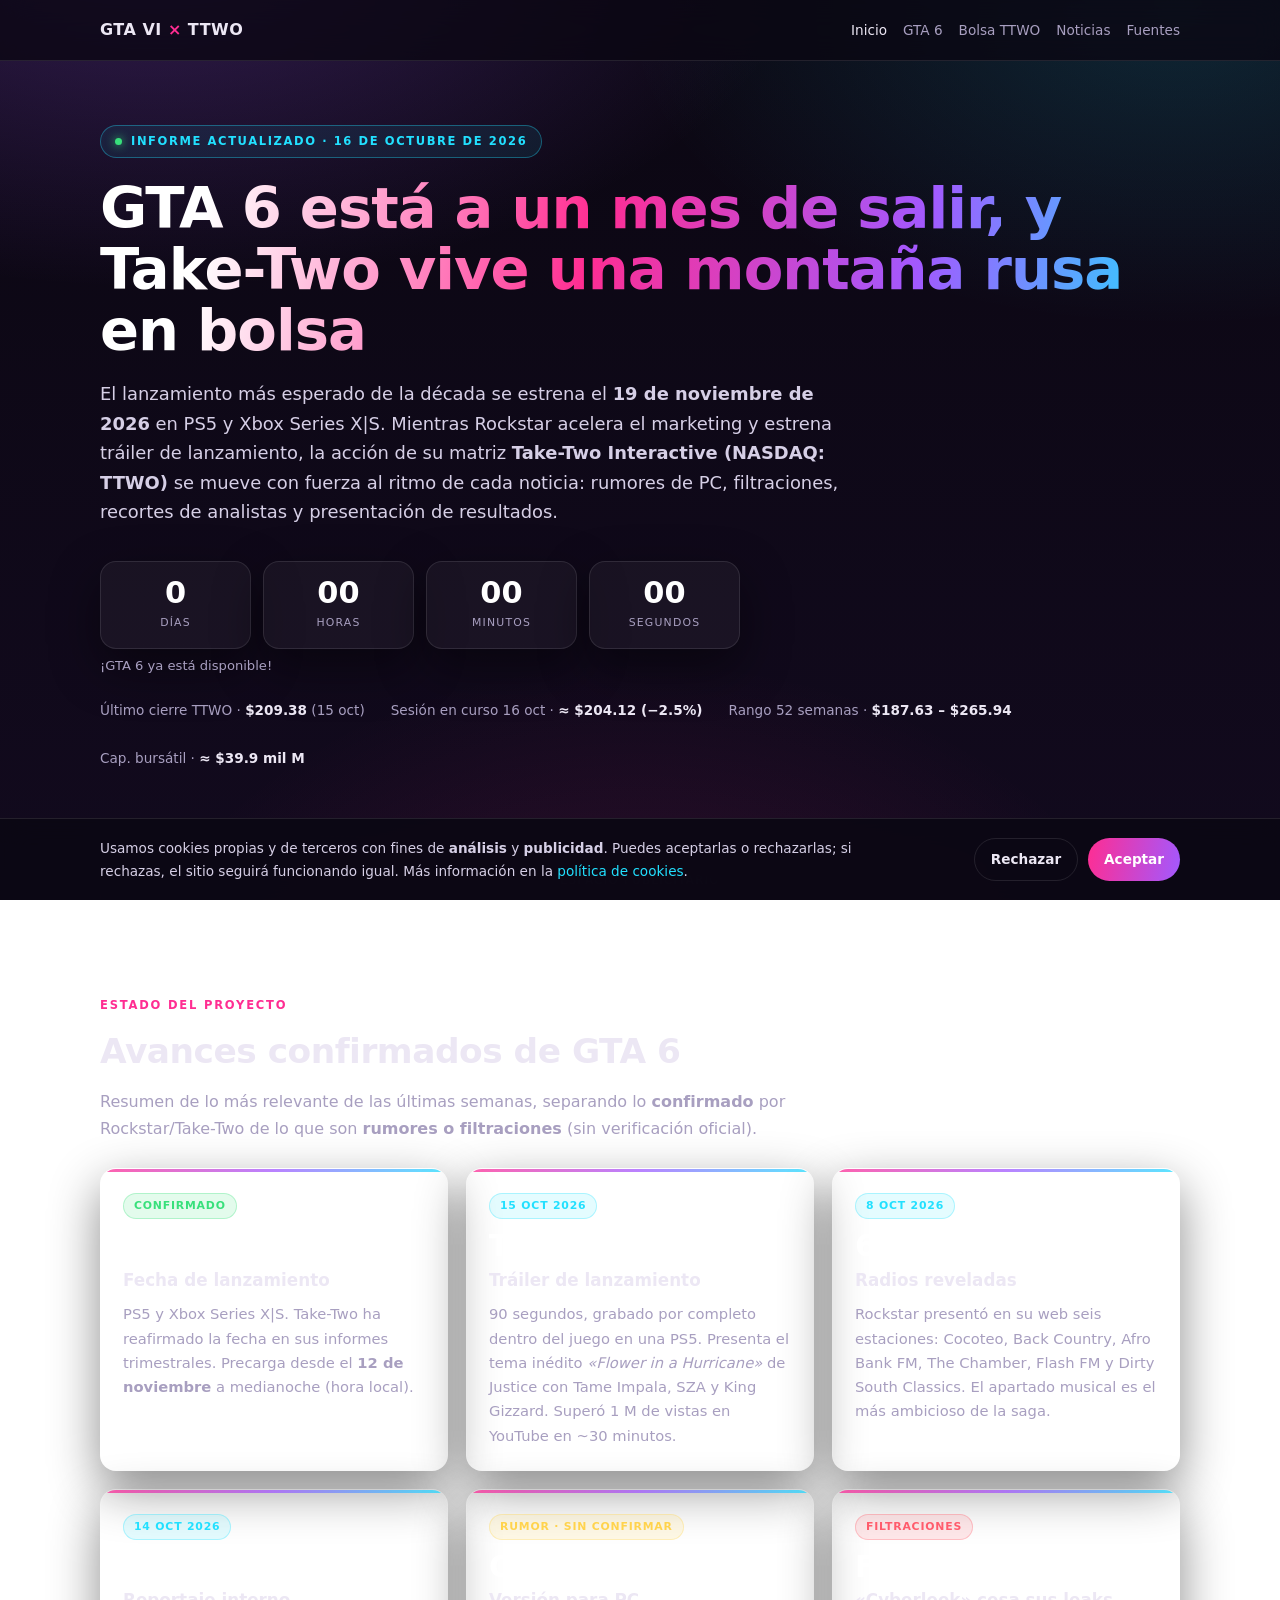
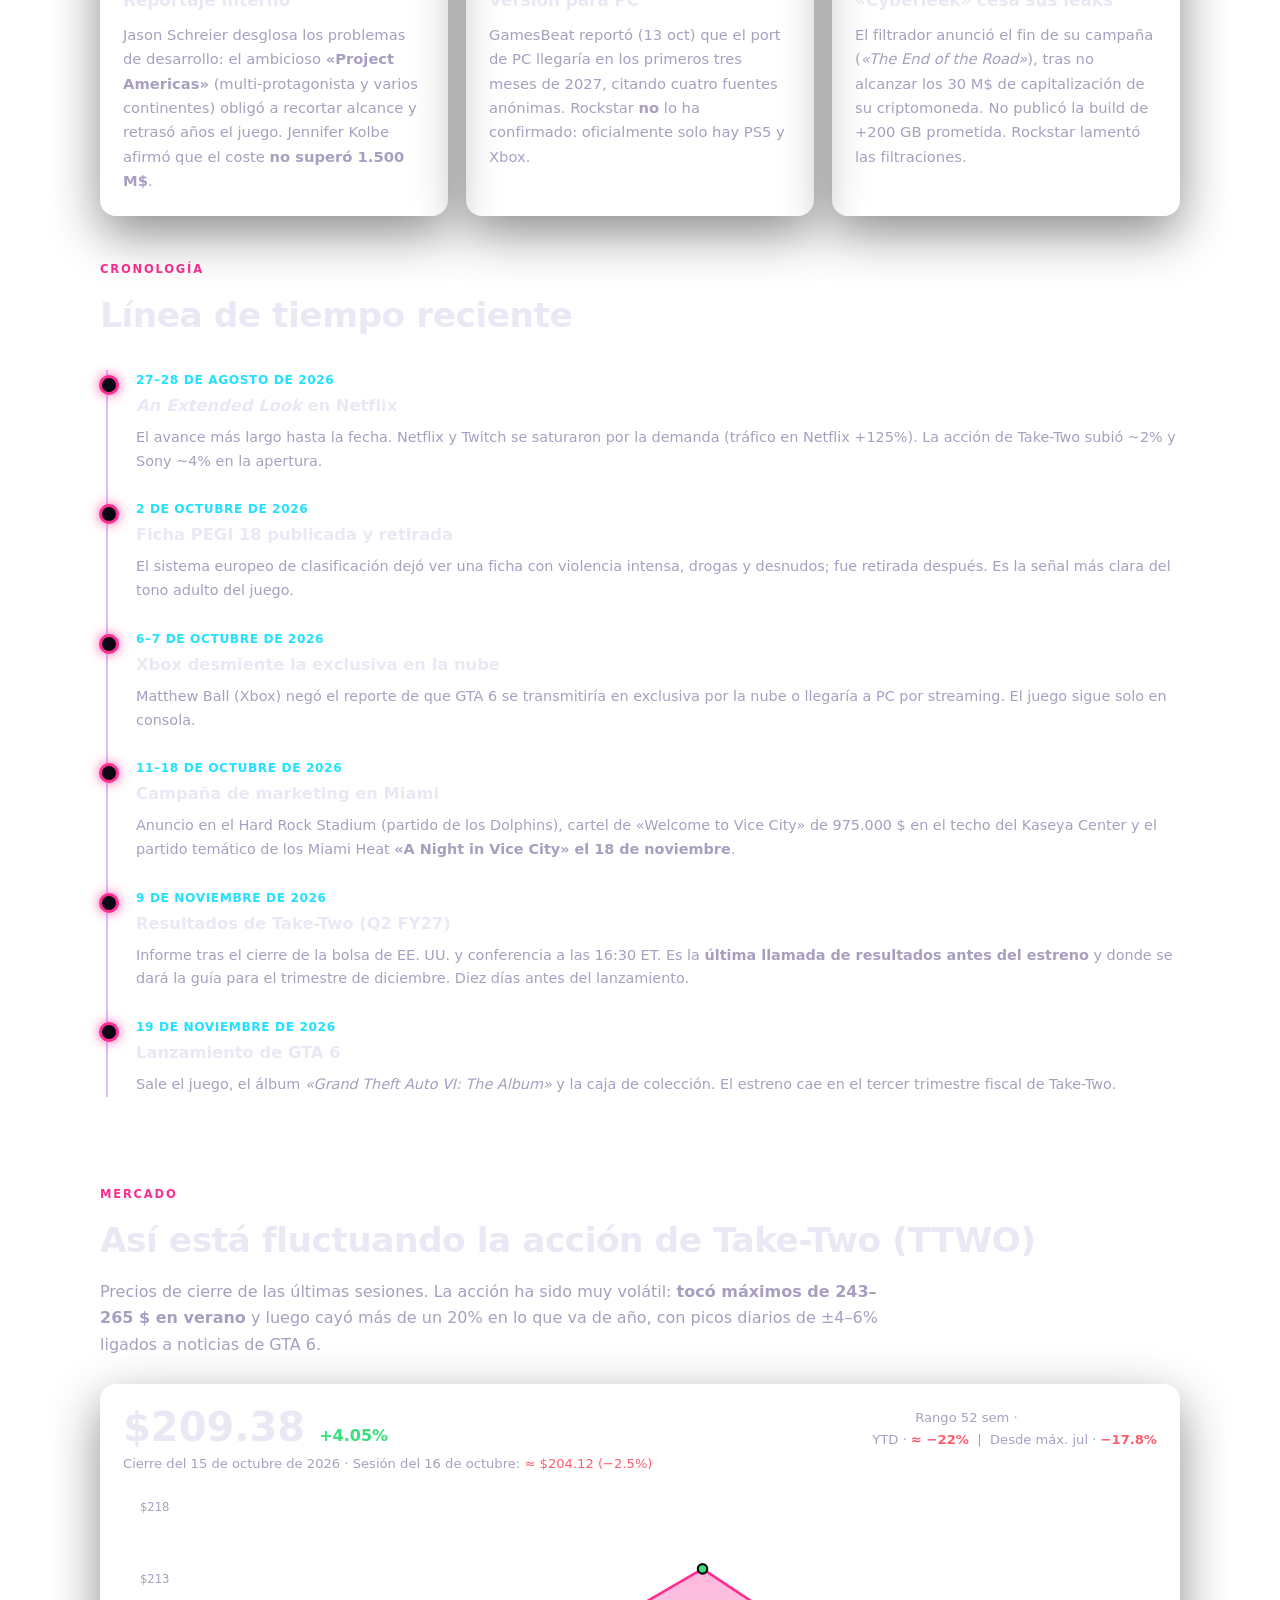
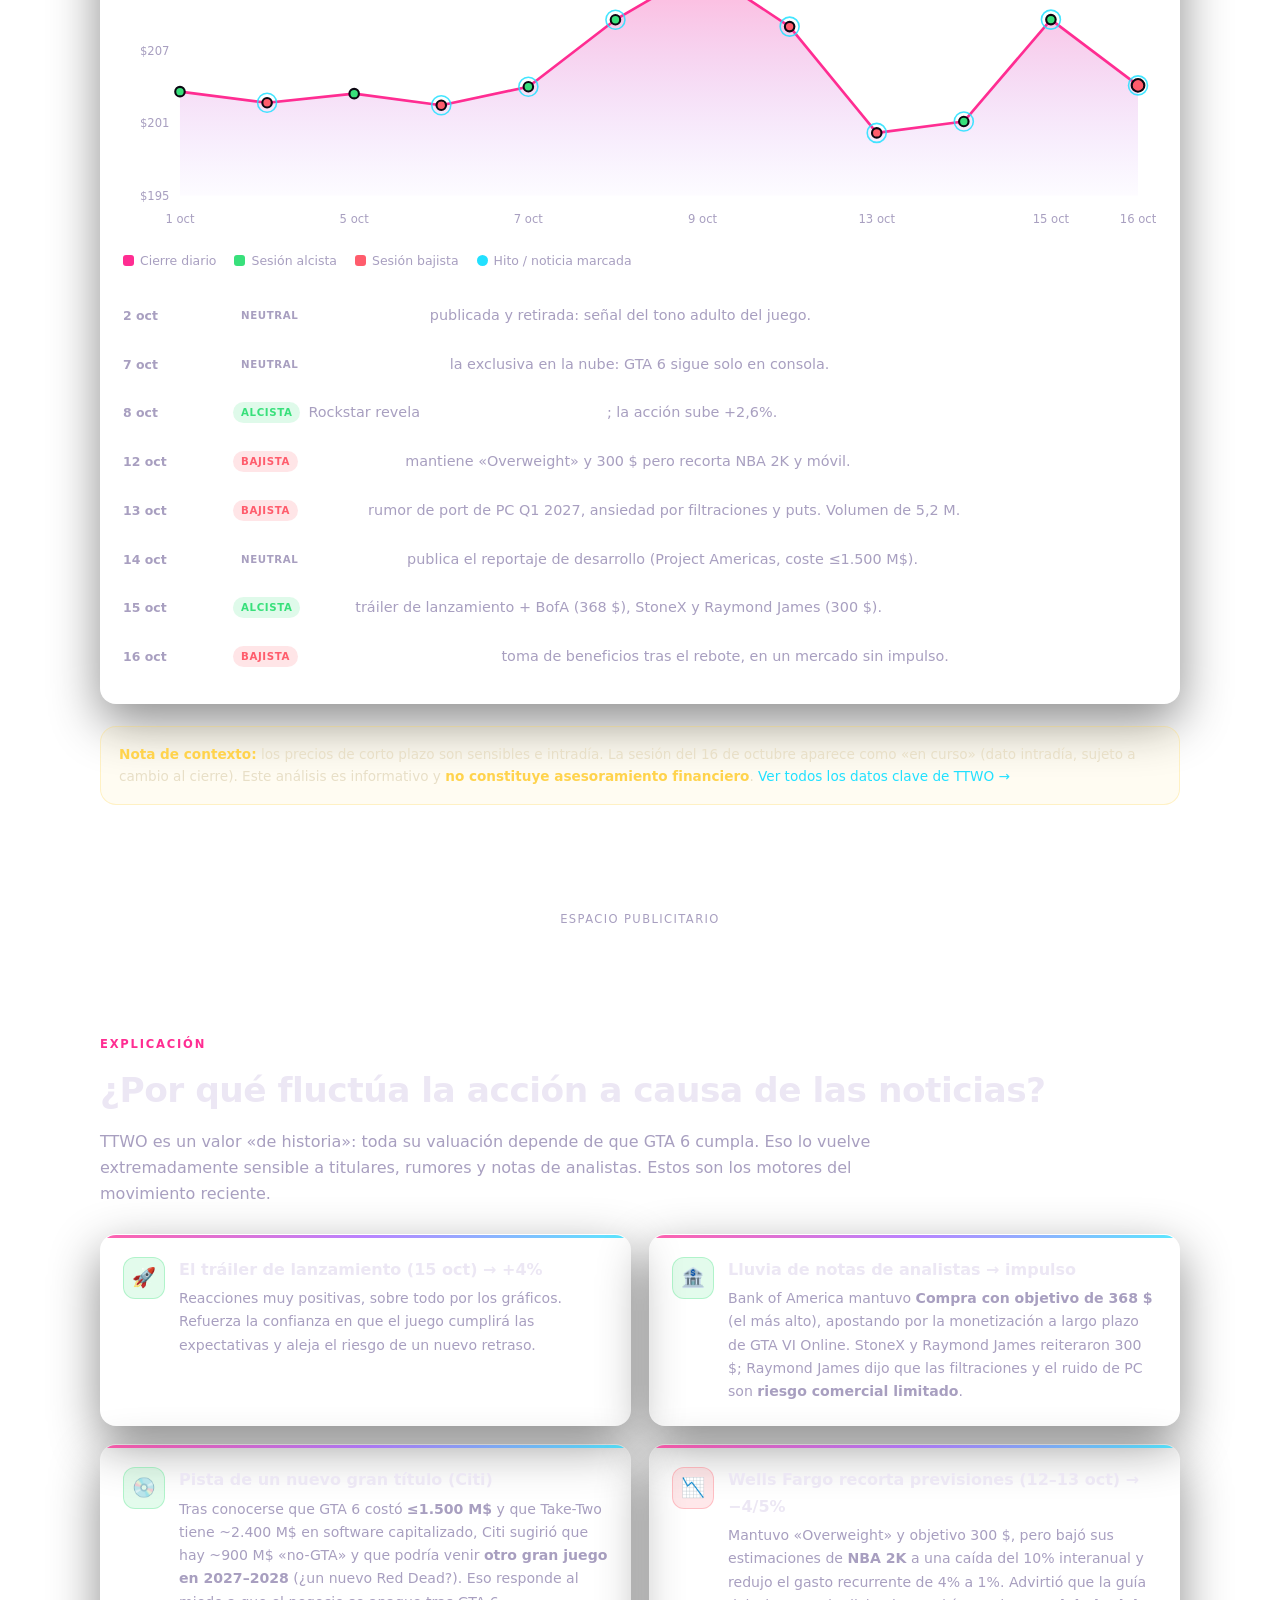
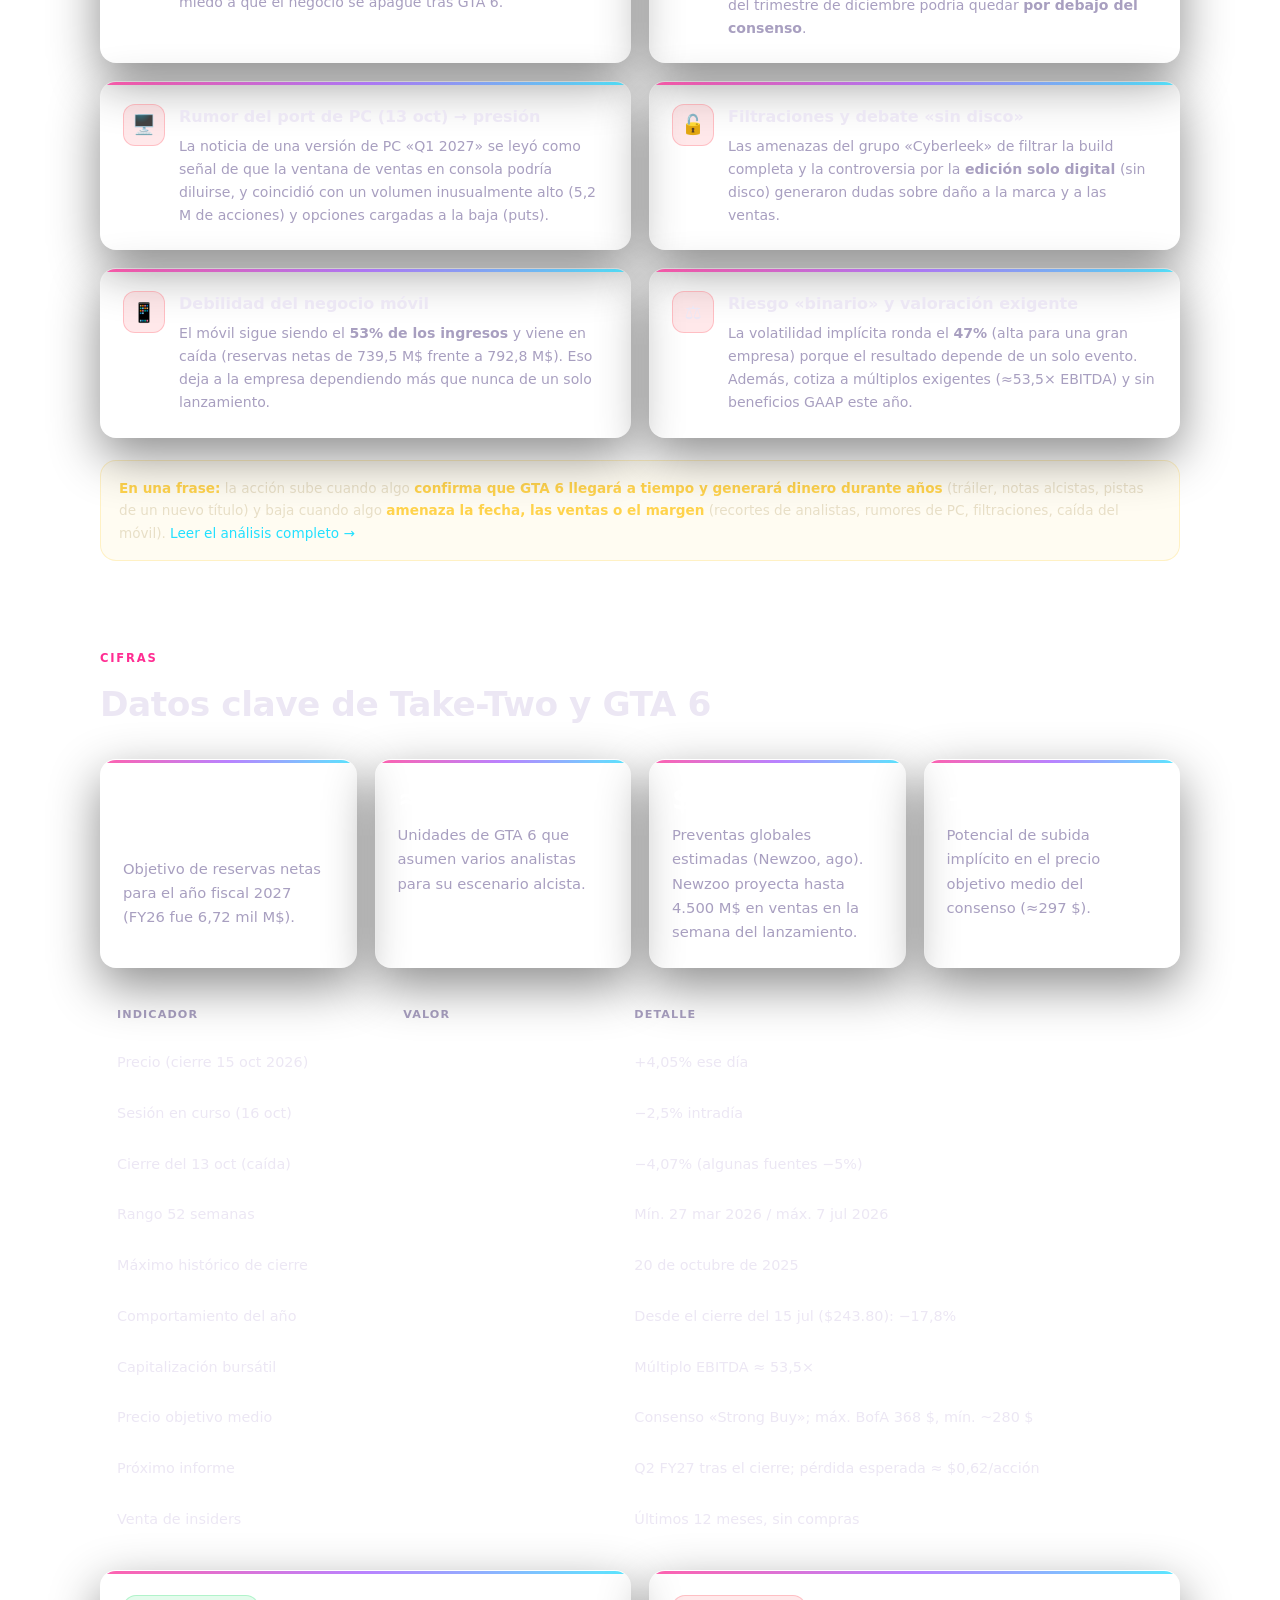
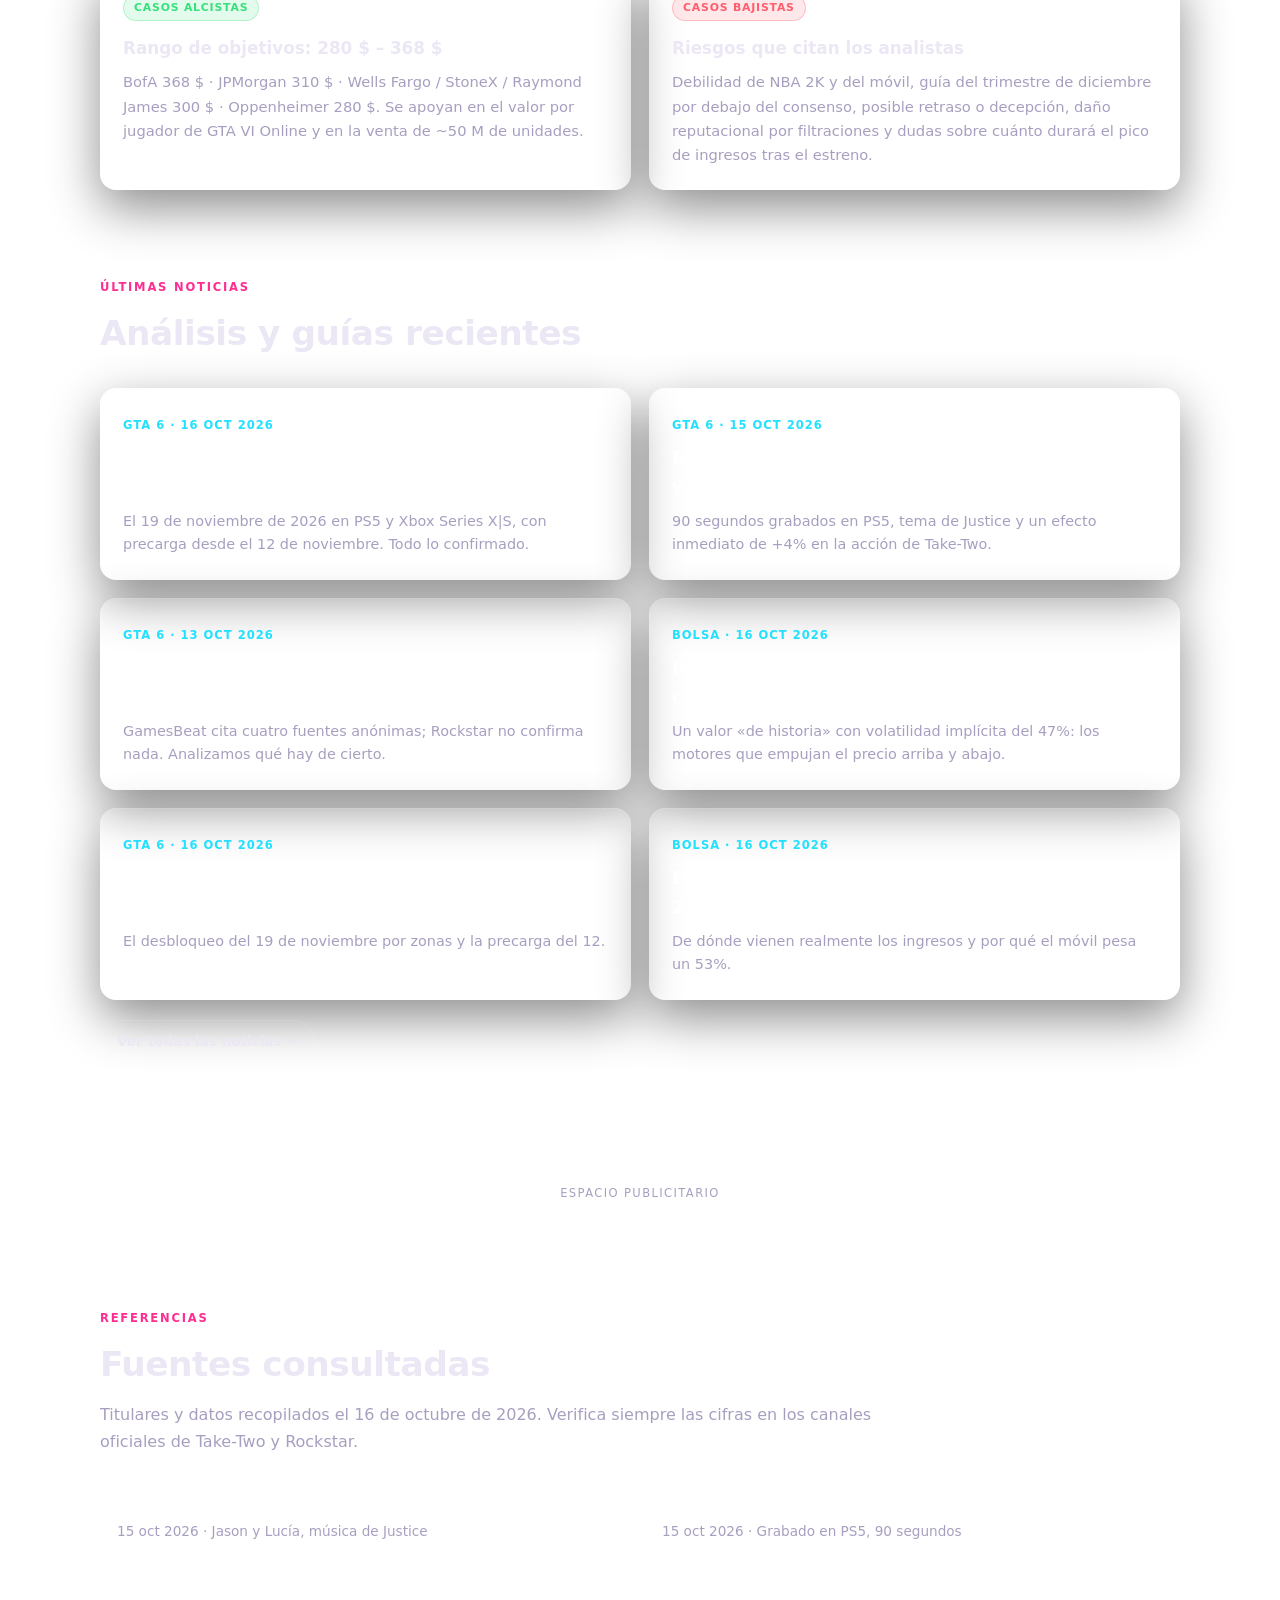
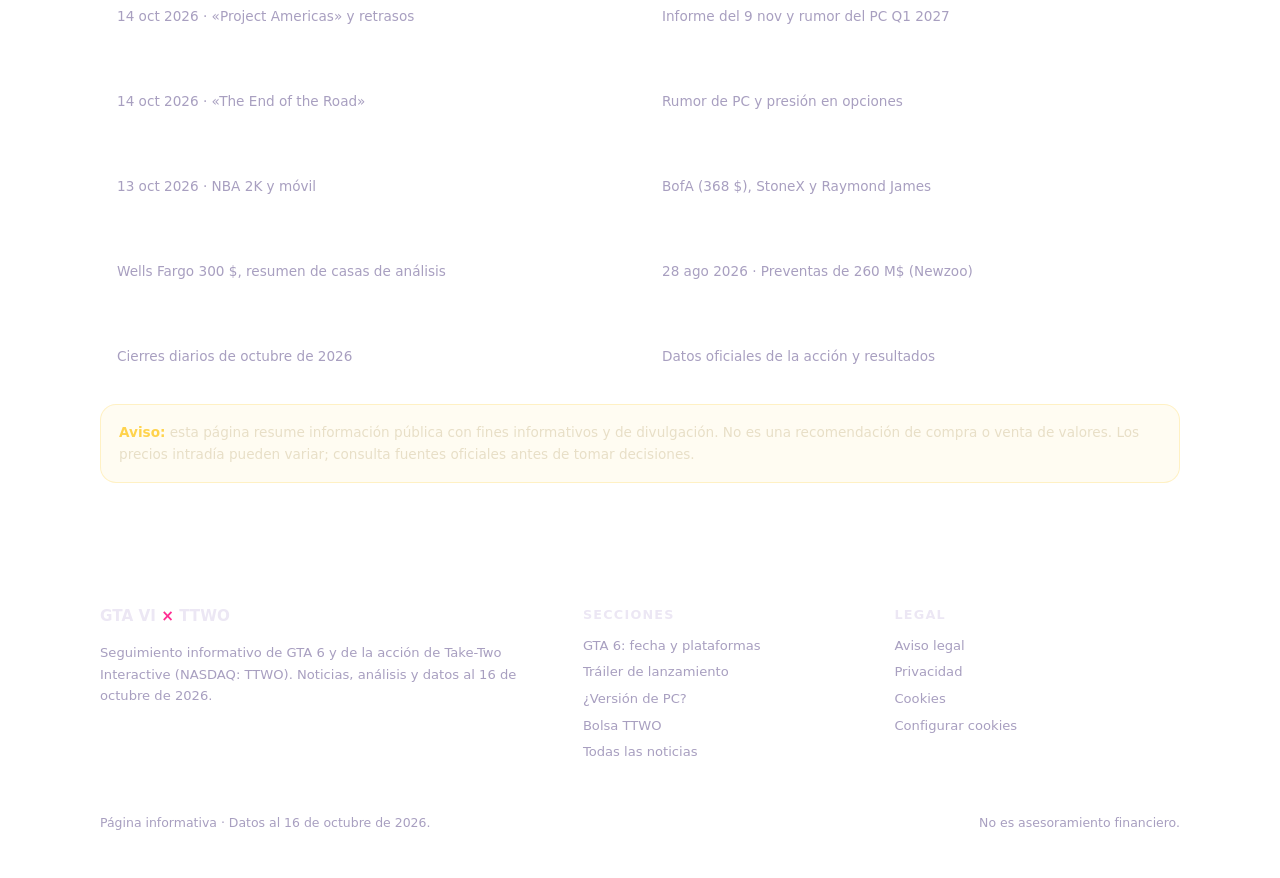
<file: index.html>
<!DOCTYPE html>
<html lang="es">
<head>
<meta charset="UTF-8">
<meta name="viewport" content="width=device-width, initial-scale=1.0">
<title>GTA 6 &amp; Take-Two (TTWO) — Avances y bolsa al 16 de octubre de 2026</title>
<meta name="description" content="Información actualizada sobre los avances de GTA 6 y por qué fluctúa la acción de Take-Two Interactive (TTWO) a causa de las noticias.">
<link rel="canonical" href="https://lobato18.github.io/gta6-take-two/">
<meta name="robots" content="index,follow,max-image-preview:large">
<meta name="theme-color" content="#0b0712">
<link rel="icon" type="image/svg+xml" href="assets/favicon.svg">
<!-- Open Graph -->
<meta property="og:type" content="website">
<meta property="og:site_name" content="GTA 6 × TTWO">
<meta property="og:title" content="GTA 6 y Take-Two (TTWO): avances y bolsa al 16 de octubre de 2026">
<meta property="og:description" content="El lanzamiento más esperado de la década y por qué la acción de Take-Two se mueve con cada noticia.">
<meta property="og:url" content="https://lobato18.github.io/gta6-take-two/">
<meta property="og:locale" content="es_ES">
<meta name="twitter:card" content="summary">
<meta name="twitter:title" content="GTA 6 y Take-Two (TTWO): avances y bolsa">
<meta name="twitter:description" content="Avances confirmados de GTA 6 y volatilidad de la acción de Take-Two.">
<link rel="stylesheet" href="assets/css/site.css">
<script>window.SITE_BASE="";</script>
<script defer src="assets/js/config.js"></script>
<script defer src="assets/js/consent.js"></script>
<script defer src="assets/js/analytics.js"></script>
<script defer src="assets/js/ads.js"></script>
<script defer src="assets/js/home.js"></script>
<script type="application/ld+json">
{
  "@context": "https://schema.org",
  "@type": "WebSite",
  "name": "GTA 6 × TTWO",
  "url": "https://lobato18.github.io/gta6-take-two/",
  "inLanguage": "es-ES",
  "description": "Seguimiento informativo de GTA 6 y de la acción de Take-Two Interactive (TTWO)."
}
</script>
</head>
<body>
<a class="skip-link" href="#main">Saltar al contenido</a>

<nav>
  <div class="wrap">
    <a class="brand" href="index.html" style="color:inherit">GTA&nbsp;VI <span>×</span> TTWO</a>
    <div class="links">
      <a href="index.html" aria-current="page">Inicio</a>
      <a href="gta-6/fecha-de-lanzamiento.html">GTA 6</a>
      <a href="bolsa/ttwo-volatilidad.html">Bolsa TTWO</a>
      <a href="noticias/index.html">Noticias</a>
      <a href="#fuentes">Fuentes</a>
    </div>
  </div>
</nav>

<main id="main">

<header class="hero">
  <div class="wrap">
    <span class="kicker"><span class="dot"></span> Informe actualizado · 16 de octubre de 2026</span>
    <h1>GTA 6 está a un mes de salir, y Take-Two vive una montaña rusa en bolsa</h1>
    <p class="lede">
      El lanzamiento más esperado de la década se estrena el <b>19 de noviembre de 2026</b> en PS5 y Xbox Series X|S.
      Mientras Rockstar acelera el marketing y estrena tráiler de lanzamiento, la acción de su matriz
      <b>Take-Two Interactive (NASDAQ: TTWO)</b> se mueve con fuerza al ritmo de cada noticia: rumores de PC,
      filtraciones, recortes de analistas y presentación de resultados.
    </p>

    <div class="countdown" id="countdown" aria-label="Cuenta atrás para el lanzamiento">
      <div class="cd-box"><div class="cd-num" id="cd-d">—</div><div class="cd-lbl">Días</div></div>
      <div class="cd-box"><div class="cd-num" id="cd-h">—</div><div class="cd-lbl">Horas</div></div>
      <div class="cd-box"><div class="cd-num" id="cd-m">—</div><div class="cd-lbl">Minutos</div></div>
      <div class="cd-box"><div class="cd-num" id="cd-s">—</div><div class="cd-lbl">Segundos</div></div>
    </div>
    <div class="cd-caption" id="cd-caption">Cuenta atrás para el lanzamiento · 19 de noviembre de 2026</div>

    <div class="meta-row">
      <span>Último cierre TTWO · <b id="meta-close">$209.38</b> (15 oct)</span>
      <span>Sesión en curso 16 oct · <b id="meta-intra">≈ $204.12 (−2.5%)</b></span>
      <span>Rango 52 semanas · <b>$187.63 – $265.94</b></span>
      <span>Cap. bursátil · <b>≈ $39.9 mil M</b></span>
    </div>
  </div>
</header>

<!-- Anuncio superior -->
<div class="wrap"><div class="ad" data-slot="top"><div class="ad-inner">Espacio publicitario</div></div></div>

<!-- ================= AVANCES DEL JUEGO ================= -->
<section id="juego">
  <div class="wrap">
    <div class="sec-head">
      <div class="sec-tag">Estado del proyecto</div>
      <h2>Avances confirmados de GTA 6</h2>
      <p>Resumen de lo más relevante de las últimas semanas, separando lo <b>confirmado</b> por Rockstar/Take-Two de lo que son <b>rumores o filtraciones</b> (sin verificación oficial).</p>
    </div>

    <div class="grid g3">
      <div class="card">
        <span class="pill ok">Confirmado</span>
        <div class="big">19 nov 2026</div>
        <h3><a href="gta-6/fecha-de-lanzamiento.html">Fecha de lanzamiento</a></h3>
        <p>PS5 y Xbox Series X|S. Take-Two ha reafirmado la fecha en sus informes trimestrales. Precarga desde el <b>12 de noviembre</b> a medianoche (hora local).</p>
      </div>
      <div class="card">
        <span class="pill info">15 oct 2026</span>
        <div class="big">Tráiler final</div>
        <h3><a href="gta-6/trailer-de-lanzamiento.html">Tráiler de lanzamiento</a></h3>
        <p>90 segundos, grabado por completo dentro del juego en una PS5. Presenta el tema inédito <i>«Flower in a Hurricane»</i> de Justice con Tame Impala, SZA y King Gizzard. Superó 1 M de vistas en YouTube en ~30 minutos.</p>
      </div>
      <div class="card">
        <span class="pill info">8 oct 2026</span>
        <div class="big">6 emisoras</div>
        <h3>Radios reveladas</h3>
        <p>Rockstar presentó en su web seis estaciones: Cocoteo, Back Country, Afro Bank FM, The Chamber, Flash FM y Dirty South Classics. El apartado musical es el más ambicioso de la saga.</p>
      </div>
      <div class="card">
        <span class="pill info">14 oct 2026</span>
        <div class="big">Bloomberg</div>
        <h3>Reportaje interno</h3>
        <p>Jason Schreier desglosa los problemas de desarrollo: el ambicioso <b>«Project Americas»</b> (multi-protagonista y varios continentes) obligó a recortar alcance y retrasó años el juego. Jennifer Kolbe afirmó que el coste <b>no superó 1.500 M$</b>.</p>
      </div>
      <div class="card">
        <span class="pill rumor">Rumor · sin confirmar</span>
        <div class="big">Q1 2027</div>
        <h3><a href="gta-6/version-pc.html">Versión para PC</a></h3>
        <p>GamesBeat reportó (13 oct) que el port de PC llegaría en los primeros tres meses de 2027, citando cuatro fuentes anónimas. Rockstar <b>no</b> lo ha confirmado: oficialmente solo hay PS5 y Xbox.</p>
      </div>
      <div class="card">
        <span class="pill bad">Filtraciones</span>
        <div class="big">Fin de ruta</div>
        <h3>«Cyberleek» cesa sus leaks</h3>
        <p>El filtrador anunció el fin de su campaña (<i>«The End of the Road»</i>), tras no alcanzar los 30 M$ de capitalización de su criptomoneda. No publicó la build de +200 GB prometida. Rockstar lamentó las filtraciones.</p>
      </div>
    </div>

    <div class="sec-head" style="margin-top:44px">
      <div class="sec-tag">Cronología</div>
      <h2>Línea de tiempo reciente</h2>
    </div>
    <div class="timeline">
      <div class="tl-item">
        <div class="tl-date">27–28 de agosto de 2026</div>
        <h4><i>An Extended Look</i> en Netflix</h4>
        <p>El avance más largo hasta la fecha. Netflix y Twitch se saturaron por la demanda (tráfico en Netflix +125%). La acción de Take-Two subió ~2% y Sony ~4% en la apertura.</p>
      </div>
      <div class="tl-item">
        <div class="tl-date">2 de octubre de 2026</div>
        <h4>Ficha PEGI 18 publicada y retirada</h4>
        <p>El sistema europeo de clasificación dejó ver una ficha con violencia intensa, drogas y desnudos; fue retirada después. Es la señal más clara del tono adulto del juego.</p>
      </div>
      <div class="tl-item">
        <div class="tl-date">6–7 de octubre de 2026</div>
        <h4>Xbox desmiente la exclusiva en la nube</h4>
        <p>Matthew Ball (Xbox) negó el reporte de que GTA 6 se transmitiría en exclusiva por la nube o llegaría a PC por streaming. El juego sigue solo en consola.</p>
      </div>
      <div class="tl-item">
        <div class="tl-date">11–18 de octubre de 2026</div>
        <h4>Campaña de marketing en Miami</h4>
        <p>Anuncio en el Hard Rock Stadium (partido de los Dolphins), cartel de «Welcome to Vice City» de 975.000 $ en el techo del Kaseya Center y el partido temático de los Miami Heat <b>«A Night in Vice City» el 18 de noviembre</b>.</p>
      </div>
      <div class="tl-item">
        <div class="tl-date">9 de noviembre de 2026</div>
        <h4>Resultados de Take-Two (Q2 FY27)</h4>
        <p>Informe tras el cierre de la bolsa de EE. UU. y conferencia a las 16:30 ET. Es la <b>última llamada de resultados antes del estreno</b> y donde se dará la guía para el trimestre de diciembre. Diez días antes del lanzamiento.</p>
      </div>
      <div class="tl-item">
        <div class="tl-date">19 de noviembre de 2026</div>
        <h4>Lanzamiento de GTA 6</h4>
        <p>Sale el juego, el álbum <i>«Grand Theft Auto VI: The Album»</i> y la caja de colección. El estreno cae en el tercer trimestre fiscal de Take-Two.</p>
      </div>
    </div>
  </div>
</section>

<!-- ================= LA ACCIÓN ================= -->
<section id="accion">
  <div class="wrap">
    <div class="sec-head">
      <div class="sec-tag">Mercado</div>
      <h2>Así está fluctuando la acción de Take-Two (TTWO)</h2>
      <p>Precios de cierre de las últimas sesiones. La acción ha sido muy volátil: <b>tocó máximos de 243–265 $ en verano</b> y luego cayó más de un 20% en lo que va de año, con picos diarios de ±4–6% ligados a noticias de GTA 6.</p>
    </div>

    <div class="chart-card">
      <div class="chart-top">
        <div>
          <div class="price-now">$209.38 <span class="price-chg up">+4.05%</span></div>
          <div style="color:var(--muted);font-size:.82rem;margin-top:6px">Cierre del 15 de octubre de 2026 · Sesión del 16 de octubre: <span class="down">≈ $204.12 (−2.5%)</span></div>
        </div>
        <div style="text-align:right;font-size:.82rem;color:var(--muted)">
          Rango 52 sem · <b style="color:#fff">$187.63 – $265.94</b><br>
          YTD · <b class="down">≈ −22%</b> &nbsp;|&nbsp; Desde máx. jul · <b class="down">−17.8%</b>
        </div>
      </div>

      <div id="chartWrap">
        <div class="ctip" id="ctip"></div>
      </div>
      <div class="legend">
        <span><i style="background:var(--pink)"></i>Cierre diario</span>
        <span><i style="background:var(--green)"></i>Sesión alcista</span>
        <span><i style="background:var(--red)"></i>Sesión bajista</span>
        <span><i style="background:var(--cyan);border-radius:50%"></i>Hito / noticia marcada</span>
      </div>

      <div class="events" id="events"></div>
    </div>

    <div class="note">
      <b>Nota de contexto:</b> los precios de corto plazo son sensibles e intradía. La sesión del 16 de octubre aparece como
      «en curso» (dato intradía, sujeto a cambio al cierre). Este análisis es informativo y <b>no constituye asesoramiento financiero</b>.
      <a href="bolsa/datos-clave-ttwo.html">Ver todos los datos clave de TTWO →</a>
    </div>
  </div>
</section>

<!-- Anuncio intermedio -->
<div class="wrap"><div class="ad" data-slot="mid"><div class="ad-inner">Espacio publicitario</div></div></div>

<!-- ================= POR QUÉ FLUCTÚA ================= -->
<section id="porque">
  <div class="wrap">
    <div class="sec-head">
      <div class="sec-tag">Explicación</div>
      <h2>¿Por qué fluctúa la acción a causa de las noticias?</h2>
      <p>TTWO es un valor «de historia»: toda su valuación depende de que GTA 6 cumpla. Eso lo vuelve extremadamente sensible a titulares, rumores y notas de analistas. Estos son los motores del movimiento reciente.</p>
    </div>

    <div class="grid g2">
      <div class="card">
        <div class="reason">
          <div class="ic green">🚀</div>
          <div>
            <h3>El tráiler de lanzamiento (15 oct) → +4%</h3>
            <p>Reacciones muy positivas, sobre todo por los gráficos. Refuerza la confianza en que el juego cumplirá las expectativas y aleja el riesgo de un nuevo retraso.</p>
          </div>
        </div>
      </div>
      <div class="card">
        <div class="reason">
          <div class="ic green">🏦</div>
          <div>
            <h3>Lluvia de notas de analistas → impulso</h3>
            <p>Bank of America mantuvo <b>Compra con objetivo de 368 $</b> (el más alto), apostando por la monetización a largo plazo de GTA VI Online. StoneX y Raymond James reiteraron 300 $; Raymond James dijo que las filtraciones y el ruido de PC son <b>riesgo comercial limitado</b>.</p>
          </div>
        </div>
      </div>
      <div class="card">
        <div class="reason">
          <div class="ic green">💿</div>
          <div>
            <h3>Pista de un nuevo gran título (Citi)</h3>
            <p>Tras conocerse que GTA 6 costó <b>≤1.500 M$</b> y que Take-Two tiene ~2.400 M$ en software capitalizado, Citi sugirió que hay ~900 M$ «no-GTA» y que podría venir <b>otro gran juego en 2027–2028</b> (¿un nuevo Red Dead?). Eso responde al miedo a que el negocio se apague tras GTA 6.</p>
          </div>
        </div>
      </div>
      <div class="card">
        <div class="reason">
          <div class="ic red">📉</div>
          <div>
            <h3>Wells Fargo recorta previsiones (12–13 oct) → −4/5%</h3>
            <p>Mantuvo «Overweight» y objetivo 300 $, pero bajó sus estimaciones de <b>NBA 2K</b> a una caída del 10% interanual y redujo el gasto recurrente de 4% a 1%. Advirtió que la guía del trimestre de diciembre podría quedar <b>por debajo del consenso</b>.</p>
          </div>
        </div>
      </div>
      <div class="card">
        <div class="reason">
          <div class="ic red">🖥️</div>
          <div>
            <h3>Rumor del port de PC (13 oct) → presión</h3>
            <p>La noticia de una versión de PC «Q1 2027» se leyó como señal de que la ventana de ventas en consola podría diluirse, y coincidió con un volumen inusualmente alto (5,2 M de acciones) y opciones cargadas a la baja (puts).</p>
          </div>
        </div>
      </div>
      <div class="card">
        <div class="reason">
          <div class="ic red">🔓</div>
          <div>
            <h3>Filtraciones y debate «sin disco»</h3>
            <p>Las amenazas del grupo «Cyberleek» de filtrar la build completa y la controversia por la <b>edición solo digital</b> (sin disco) generaron dudas sobre daño a la marca y a las ventas.</p>
          </div>
        </div>
      </div>
      <div class="card">
        <div class="reason">
          <div class="ic red">📱</div>
          <div>
            <h3>Debilidad del negocio móvil</h3>
            <p>El móvil sigue siendo el <b>53% de los ingresos</b> y viene en caída (reservas netas de 739,5 M$ frente a 792,8 M$). Eso deja a la empresa dependiendo más que nunca de un solo lanzamiento.</p>
          </div>
        </div>
      </div>
      <div class="card">
        <div class="reason">
          <div class="ic red">⚖️</div>
          <div>
            <h3>Riesgo «binario» y valoración exigente</h3>
            <p>La volatilidad implícita ronda el <b>47%</b> (alta para una gran empresa) porque el resultado depende de un solo evento. Además, cotiza a múltiplos exigentes (≈53,5× EBITDA) y sin beneficios GAAP este año.</p>
          </div>
        </div>
      </div>
    </div>

    <div class="note">
      <b>En una frase:</b> la acción sube cuando algo <b>confirma que GTA 6 llegará a tiempo y generará dinero durante años</b>
      (tráiler, notas alcistas, pistas de un nuevo título) y baja cuando algo <b>amenaza la fecha, las ventas o el margen</b>
      (recortes de analistas, rumores de PC, filtraciones, caída del móvil).
      <a href="bolsa/ttwo-volatilidad.html">Leer el análisis completo →</a>
    </div>
  </div>
</section>

<!-- ================= DATOS CLAVE ================= -->
<section id="datos">
  <div class="wrap">
    <div class="sec-head">
      <div class="sec-tag">Cifras</div>
      <h2>Datos clave de Take-Two y GTA 6</h2>
    </div>

    <div class="grid g4" style="margin-bottom:24px">
      <div class="card"><div class="big">$8.0–8.2 mil M</div><p style="margin-top:8px">Objetivo de reservas netas para el año fiscal 2027 (FY26 fue 6,72 mil M$).</p></div>
      <div class="card"><div class="big">≈ 50 M</div><p style="margin-top:8px">Unidades de GTA 6 que asumen varios analistas para su escenario alcista.</p></div>
      <div class="card"><div class="big">$260 M</div><p style="margin-top:8px">Preventas globales estimadas (Newzoo, ago). Newzoo proyecta hasta 4.500 M$ en ventas en la semana del lanzamiento.</p></div>
      <div class="card"><div class="big">+49%</div><p style="margin-top:8px">Potencial de subida implícito en el precio objetivo medio del consenso (≈297 $).</p></div>
    </div>

    <div class="tbl-wrap">
      <table>
        <thead>
          <tr><th>Indicador</th><th>Valor</th><th>Detalle</th></tr>
        </thead>
        <tbody>
          <tr><td>Precio (cierre 15 oct 2026)</td><td><b>$209.38</b></td><td>+4,05% ese día</td></tr>
          <tr><td>Sesión en curso (16 oct)</td><td><b>≈ $204.12</b></td><td>−2,5% intradía</td></tr>
          <tr><td>Cierre del 13 oct (caída)</td><td><b>$200.32</b></td><td>−4,07% (algunas fuentes −5%)</td></tr>
          <tr><td>Rango 52 semanas</td><td><b>$187.63 – $265.94</b></td><td>Mín. 27 mar 2026 / máx. 7 jul 2026</td></tr>
          <tr><td>Máximo histórico de cierre</td><td><b>$262.29</b></td><td>20 de octubre de 2025</td></tr>
          <tr><td>Comportamiento del año</td><td><b>≈ −22%</b></td><td>Desde el cierre del 15 jul ($243.80): −17,8%</td></tr>
          <tr><td>Capitalización bursátil</td><td><b>≈ $39.9 mil M</b></td><td>Múltiplo EBITDA ≈ 53,5×</td></tr>
          <tr><td>Precio objetivo medio</td><td><b>≈ $297</b></td><td>Consenso «Strong Buy»; máx. BofA 368 $, mín. ~280 $</td></tr>
          <tr><td>Próximo informe</td><td><b>9 nov 2026</b></td><td>Q2 FY27 tras el cierre; pérdida esperada ≈ $0,62/acción</td></tr>
          <tr><td>Venta de insiders</td><td><b>$165,2 M</b></td><td>Últimos 12 meses, sin compras</td></tr>
        </tbody>
      </table>
    </div>

    <div class="grid g2" style="margin-top:24px">
      <div class="card">
        <span class="pill ok">Casos alcistas</span>
        <h3>Rango de objetivos: 280 $ – 368 $</h3>
        <p>BofA 368 $ · JPMorgan 310 $ · Wells Fargo / StoneX / Raymond James 300 $ · Oppenheimer 280 $. Se apoyan en el valor por jugador de GTA VI Online y en la venta de ~50 M de unidades.</p>
      </div>
      <div class="card">
        <span class="pill bad">Casos bajistas</span>
        <h3>Riesgos que citan los analistas</h3>
        <p>Debilidad de NBA 2K y del móvil, guía del trimestre de diciembre por debajo del consenso, posible retraso o decepción, daño reputacional por filtraciones y dudas sobre cuánto durará el pico de ingresos tras el estreno.</p>
      </div>
    </div>
  </div>
</section>

<!-- ================= ÚLTIMAS NOTICIAS ================= -->
<section id="noticias">
  <div class="wrap">
    <div class="sec-head">
      <div class="sec-tag">Últimas noticias</div>
      <h2>Análisis y guías recientes</h2>
    </div>
    <div class="posts">
      <a class="post" href="gta-6/fecha-de-lanzamiento.html">
        <span class="pdate">GTA 6 · 16 oct 2026</span>
        <h3>GTA 6: fecha de lanzamiento, plataformas y precarga</h3>
        <p>El 19 de noviembre de 2026 en PS5 y Xbox Series X|S, con precarga desde el 12 de noviembre. Todo lo confirmado.</p>
      </a>
      <a class="post" href="gta-6/trailer-de-lanzamiento.html">
        <span class="pdate">GTA 6 · 15 oct 2026</span>
        <h3>El tráiler de lanzamiento de GTA 6: qué muestra y por qué movió la bolsa</h3>
        <p>90 segundos grabados en PS5, tema de Justice y un efecto inmediato de +4% en la acción de Take-Two.</p>
      </a>
      <a class="post" href="gta-6/version-pc.html">
        <span class="pdate">GTA 6 · 13 oct 2026</span>
        <h3>¿Habrá versión de PC de GTA 6? Qué se sabe del rumor de Q1 2027</h3>
        <p>GamesBeat cita cuatro fuentes anónimas; Rockstar no confirma nada. Analizamos qué hay de cierto.</p>
      </a>
      <a class="post" href="bolsa/ttwo-volatilidad.html">
        <span class="pdate">Bolsa · 16 oct 2026</span>
        <h3>Por qué la acción de Take-Two (TTWO) se mueve con cada noticia de GTA 6</h3>
        <p>Un valor «de historia» con volatilidad implícita del 47%: los motores que empujan el precio arriba y abajo.</p>
      </a>
      <a class="post" href="gta-6/hora-de-lanzamiento.html">
        <span class="pdate">GTA 6 · 16 oct 2026</span>
        <h3>¿A qué hora sale GTA 6? Horarios del lanzamiento</h3>
        <p>El desbloqueo del 19 de noviembre por zonas y la precarga del 12.</p>
      </a>
      <a class="post" href="bolsa/negocio-take-two.html">
        <span class="pdate">Bolsa · 16 oct 2026</span>
        <h3>El negocio de Take-Two más allá de GTA 6: NBA 2K y el móvil</h3>
        <p>De dónde vienen realmente los ingresos y por qué el móvil pesa un 53%.</p>
      </a>
    </div>
    <p style="margin-top:20px"><a class="btn" href="noticias/index.html">Ver todas las noticias →</a></p>
  </div>
</section>

<!-- Anuncio inferior -->
<div class="wrap"><div class="ad" data-slot="bottom"><div class="ad-inner">Espacio publicitario</div></div></div>

<!-- ================= FUENTES ================= -->
<section id="fuentes">
  <div class="wrap">
    <div class="sec-head">
      <div class="sec-tag">Referencias</div>
      <h2>Fuentes consultadas</h2>
      <p>Titulares y datos recopilados el 16 de octubre de 2026. Verifica siempre las cifras en los canales oficiales de Take-Two y Rockstar.</p>
    </div>
    <div class="src-grid">
      <a class="src" href="https://www.gamesradar.com/games/grand-theft-auto/gta-6-launch-trailer/" target="_blank" rel="noopener nofollow"><b>GamesRadar+ — Tráiler de lanzamiento</b>15 oct 2026 · Jason y Lucía, música de Justice</a>
      <a class="src" href="https://cdjuegos.com/noticias/2026/10/gta-6-trailer-de-lanzamiento-justice-flower-in-a-hurricane" target="_blank" rel="noopener nofollow"><b>CDJuegos — «Flower in a Hurricane»</b>15 oct 2026 · Grabado en PS5, 90 segundos</a>
      <a class="src" href="https://www.polygon.com/gta-6-bloomberg-jason-rockstar-development/" target="_blank" rel="noopener nofollow"><b>Polygon / Bloomberg — Desarrollo</b>14 oct 2026 · «Project Americas» y retrasos</a>
      <a class="src" href="https://gta6cheatsheet.com/es/noticias/gta-6-noticias-13-de-octubre-de-2026/" target="_blank" rel="noopener nofollow"><b>GTA6 Cheat Sheet — Noticias 13 oct</b>Informe del 9 nov y rumor del PC Q1 2027</a>
      <a class="src" href="https://www.infobae.com/tecno/2026/10/14/filtran-nuevas-imagenes-de-gta-6-con-escenas-de-las-misiones-finales-y-deportes/" target="_blank" rel="noopener nofollow"><b>Infobae — Filtraciones de Cyberleek</b>14 oct 2026 · «The End of the Road»</a>
      <a class="src" href="https://www.tipranks.com/news/take-two-stock-ttwo-dives-over-5-on-new-gta-vi-pc-port-release-window-rumor" target="_blank" rel="noopener nofollow"><b>TipRanks — Caída del 13 oct</b>Rumor de PC y presión en opciones</a>
      <a class="src" href="https://247wallst.com/investing/2026/10/13/take-two-interactive-slides-5-as-wells-fargo-trims-estimates-behind-300-target-roblox-holds-flat-gamestop-barely-budges/" target="_blank" rel="noopener nofollow"><b>24/7 Wall St. — Wells Fargo recorta</b>13 oct 2026 · NBA 2K y móvil</a>
      <a class="src" href="https://www.streetinsider.com/General+News/Slew+of+analyst+comments+sends+Take-Two+%28TTWO%29+up+4%25+ahead+of+November+earnings+and+GTV+6/27192367.html" target="_blank" rel="noopener nofollow"><b>StreetInsider — Repunte del 15 oct</b>BofA (368 $), StoneX y Raymond James</a>
      <a class="src" href="https://www.investing.com/news/analyst-ratings/wells-fargo-reiterates-taketwo-stock-overweight-rating-at-300-target-93CH-4943909" target="_blank" rel="noopener nofollow"><b>Investing.com — Objetivos de analistas</b>Wells Fargo 300 $, resumen de casas de análisis</a>
      <a class="src" href="https://www.cnbc.com/2026/08/28/gta-6-preview-netflix.html" target="_blank" rel="noopener nofollow"><b>CNBC — Demanda «blockbuster»</b>28 ago 2026 · Preventas de 260 M$ (Newzoo)</a>
      <a class="src" href="https://chartexchange.com/symbol/nasdaq-ttwo/historical/" target="_blank" rel="noopener nofollow"><b>ChartExchange — Historial de precios TTWO</b>Cierres diarios de octubre de 2026</a>
      <a class="src" href="http://www.take2games.com/ir/stock" target="_blank" rel="noopener nofollow"><b>Take-Two — Relaciones con inversores</b>Datos oficiales de la acción y resultados</a>
    </div>

    <div class="note">
      <b>Aviso:</b> esta página resume información pública con fines informativos y de divulgación. No es una recomendación
      de compra o venta de valores. Los precios intradía pueden variar; consulta fuentes oficiales antes de tomar decisiones.
    </div>
  </div>
</section>

</main>

<footer>
  <div class="wrap">
    <div class="cols">
      <div>
        <div class="brandline">GTA&nbsp;VI <span>×</span> TTWO</div>
        <p>Seguimiento informativo de GTA 6 y de la acción de Take-Two Interactive (NASDAQ: TTWO). Noticias, análisis y datos al 16 de octubre de 2026.</p>
      </div>
      <div>
        <h4>Secciones</h4>
        <ul>
          <li><a href="gta-6/fecha-de-lanzamiento.html">GTA 6: fecha y plataformas</a></li>
          <li><a href="gta-6/trailer-de-lanzamiento.html">Tráiler de lanzamiento</a></li>
          <li><a href="gta-6/version-pc.html">¿Versión de PC?</a></li>
          <li><a href="bolsa/ttwo-volatilidad.html">Bolsa TTWO</a></li>
          <li><a href="noticias/index.html">Todas las noticias</a></li>
        </ul>
      </div>
      <div>
        <h4>Legal</h4>
        <ul>
          <li><a href="legal/aviso-legal.html">Aviso legal</a></li>
          <li><a href="legal/privacidad.html">Privacidad</a></li>
          <li><a href="legal/cookies.html">Cookies</a></li>
          <li><a href="#" data-cookie-settings>Configurar cookies</a></li>
        </ul>
      </div>
    </div>
    <div class="bottom">
      <span>Página informativa · Datos al 16 de octubre de 2026.</span>
      <span>No es asesoramiento financiero.</span>
    </div>
  </div>
</footer>

</body>
</html>
</file>
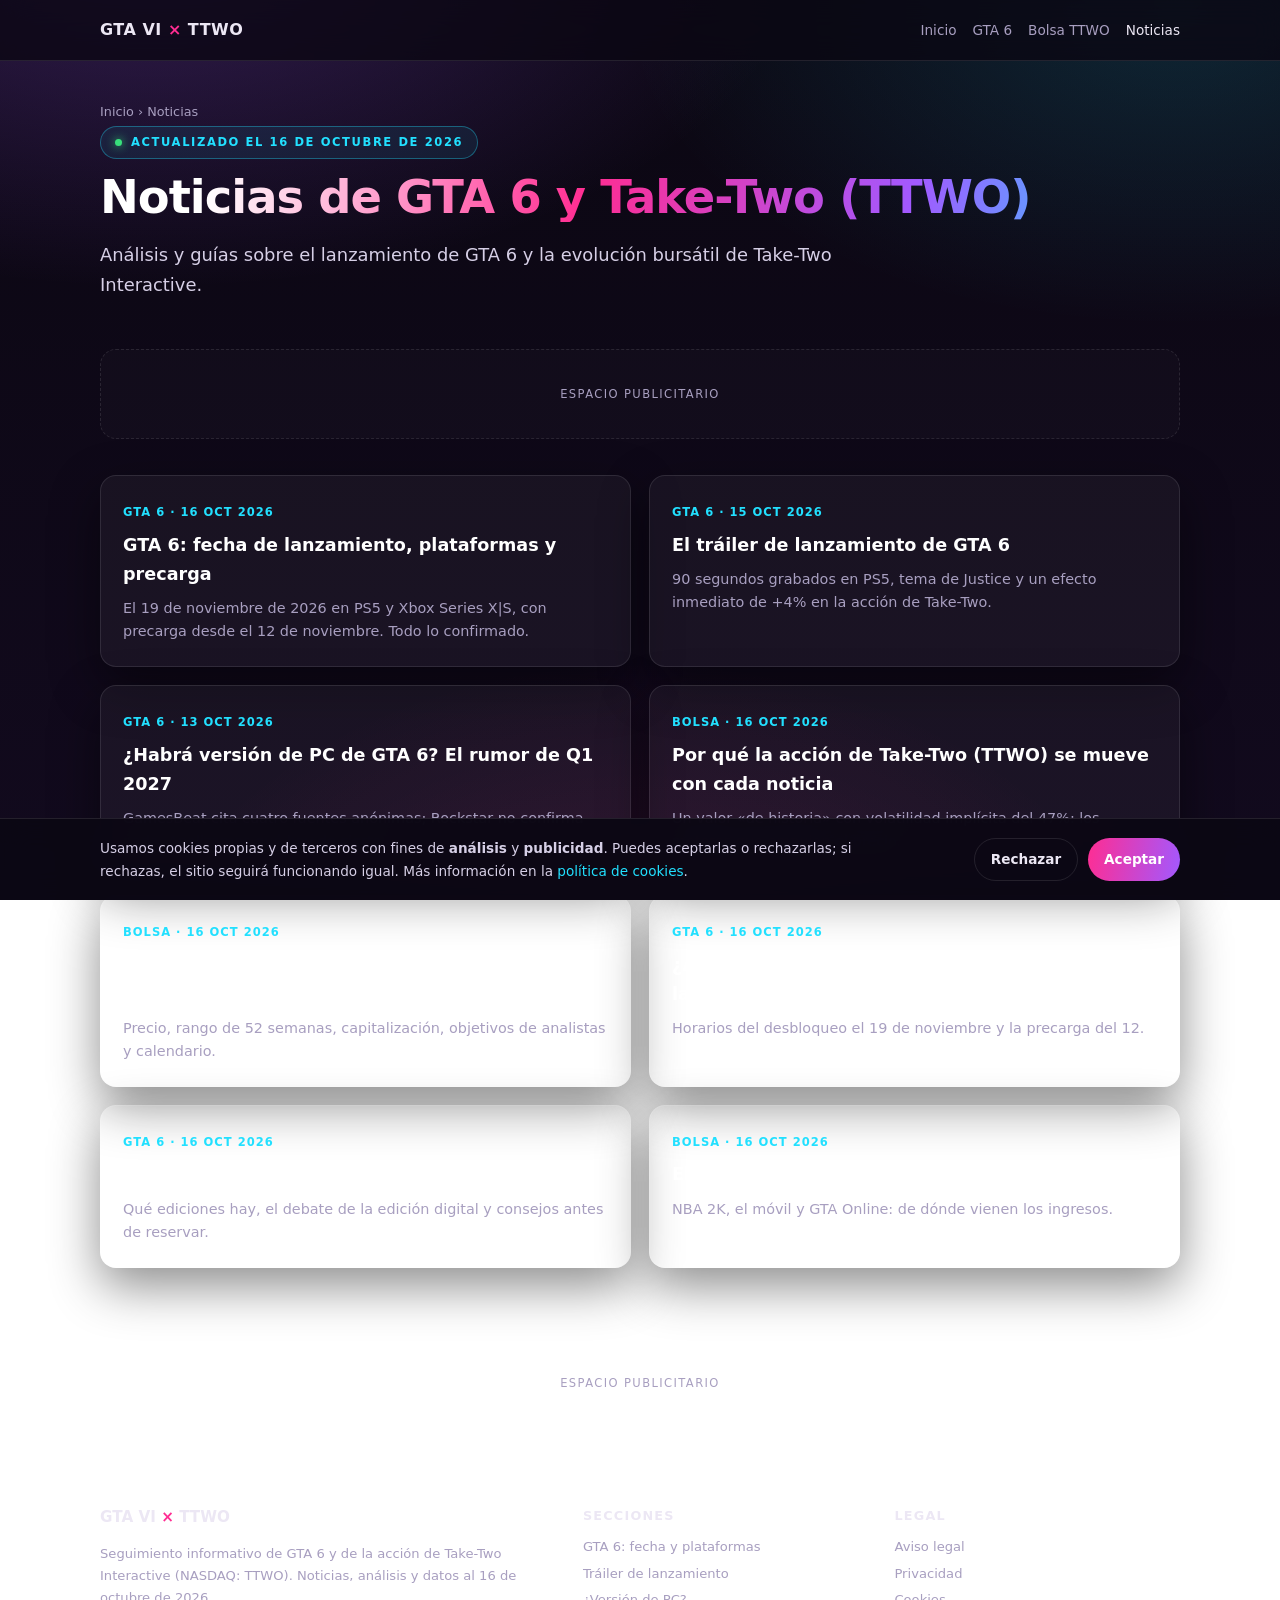
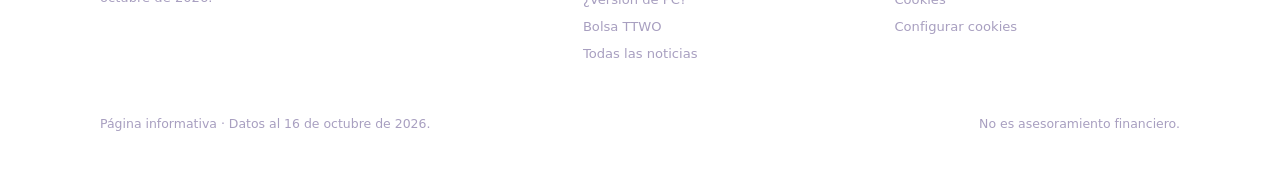
<file: noticias/index.html>
<!DOCTYPE html>
<html lang="es">
<head>
<meta charset="UTF-8">
<meta name="viewport" content="width=device-width, initial-scale=1.0">
<title>Noticias de GTA 6 y Take-Two (TTWO) — octubre de 2026</title>
<meta name="description" content="Todas las noticias y análisis sobre GTA 6 y la acción de Take-Two Interactive (TTWO): lanzamiento, tráiler, versión de PC y bolsa.">
<link rel="canonical" href="https://lobato18.github.io/gta6-take-two/noticias/">
<meta name="robots" content="index,follow,max-image-preview:large">
<meta name="theme-color" content="#0b0712">
<link rel="icon" type="image/svg+xml" href="../assets/favicon.svg">
<meta property="og:type" content="website">
<meta property="og:site_name" content="GTA 6 × TTWO">
<meta property="og:title" content="Noticias de GTA 6 y Take-Two (TTWO)">
<meta property="og:description" content="Lanzamiento, tráiler, versión de PC y bolsa de TTWO.">
<meta property="og:url" content="https://lobato18.github.io/gta6-take-two/noticias/">
<meta property="og:locale" content="es_ES">
<meta name="twitter:card" content="summary">
<link rel="stylesheet" href="../assets/css/site.css">
<script>window.SITE_BASE="../";</script>
<script defer src="../assets/js/config.js"></script>
<script defer src="../assets/js/consent.js"></script>
<script defer src="../assets/js/analytics.js"></script>
<script defer src="../assets/js/ads.js"></script>
<script type="application/ld+json">
{
  "@context":"https://schema.org",
  "@type":"CollectionPage",
  "name":"Noticias de GTA 6 y Take-Two (TTWO)",
  "url":"https://lobato18.github.io/gta6-take-two/noticias/",
  "inLanguage":"es-ES"
}
</script>
</head>
<body>
<a class="skip-link" href="#main">Saltar al contenido</a>

<nav>
  <div class="wrap">
    <a class="brand" href="../index.html" style="color:inherit">GTA&nbsp;VI <span>×</span> TTWO</a>
    <div class="links">
      <a href="../index.html">Inicio</a>
      <a href="../gta-6/fecha-de-lanzamiento.html">GTA 6</a>
      <a href="../bolsa/ttwo-volatilidad.html">Bolsa TTWO</a>
      <a href="index.html" aria-current="page">Noticias</a>
    </div>
  </div>
</nav>

<main id="main">
<header class="article-hero">
  <div class="wrap">
    <p class="breadcrumb"><a href="../index.html">Inicio</a> › Noticias</p>
    <span class="kicker"><span class="dot"></span> Actualizado el 16 de octubre de 2026</span>
    <h1>Noticias de GTA 6 y Take-Two (TTWO)</h1>
    <p class="lede">Análisis y guías sobre el lanzamiento de GTA 6 y la evolución bursátil de Take-Two Interactive.</p>
  </div>
</header>

<div class="wrap"><div class="ad" data-slot="top"><div class="ad-inner">Espacio publicitario</div></div></div>

<section style="padding-top:10px">
  <div class="wrap">
    <div class="posts">
      <a class="post" href="../gta-6/fecha-de-lanzamiento.html">
        <span class="pdate">GTA 6 · 16 oct 2026</span>
        <h3>GTA 6: fecha de lanzamiento, plataformas y precarga</h3>
        <p>El 19 de noviembre de 2026 en PS5 y Xbox Series X|S, con precarga desde el 12 de noviembre. Todo lo confirmado.</p>
      </a>
      <a class="post" href="../gta-6/trailer-de-lanzamiento.html">
        <span class="pdate">GTA 6 · 15 oct 2026</span>
        <h3>El tráiler de lanzamiento de GTA 6</h3>
        <p>90 segundos grabados en PS5, tema de Justice y un efecto inmediato de +4% en la acción de Take-Two.</p>
      </a>
      <a class="post" href="../gta-6/version-pc.html">
        <span class="pdate">GTA 6 · 13 oct 2026</span>
        <h3>¿Habrá versión de PC de GTA 6? El rumor de Q1 2027</h3>
        <p>GamesBeat cita cuatro fuentes anónimas; Rockstar no confirma nada. Analizamos qué hay de cierto.</p>
      </a>
      <a class="post" href="../bolsa/ttwo-volatilidad.html">
        <span class="pdate">Bolsa · 16 oct 2026</span>
        <h3>Por qué la acción de Take-Two (TTWO) se mueve con cada noticia</h3>
        <p>Un valor «de historia» con volatilidad implícita del 47%: los motores que empujan el precio.</p>
      </a>
      <a class="post" href="../bolsa/datos-clave-ttwo.html">
        <span class="pdate">Bolsa · 16 oct 2026</span>
        <h3>Datos clave de TTWO: precio, objetivos y resultados de noviembre</h3>
        <p>Precio, rango de 52 semanas, capitalización, objetivos de analistas y calendario.</p>
      </a>
      <a class="post" href="../gta-6/hora-de-lanzamiento.html">
        <span class="pdate">GTA 6 · 16 oct 2026</span>
        <h3>¿A qué hora sale GTA 6? Horarios del lanzamiento</h3>
        <p>Horarios del desbloqueo el 19 de noviembre y la precarga del 12.</p>
      </a>
      <a class="post" href="../gta-6/preventa-ediciones.html">
        <span class="pdate">GTA 6 · 16 oct 2026</span>
        <h3>GTA 6: preventa, ediciones y precio</h3>
        <p>Qué ediciones hay, el debate de la edición digital y consejos antes de reservar.</p>
      </a>
      <a class="post" href="../bolsa/negocio-take-two.html">
        <span class="pdate">Bolsa · 16 oct 2026</span>
        <h3>El negocio de Take-Two más allá de GTA 6</h3>
        <p>NBA 2K, el móvil y GTA Online: de dónde vienen los ingresos.</p>
      </a>
    </div>
  </div>
</section>

<div class="wrap"><div class="ad" data-slot="bottom"><div class="ad-inner">Espacio publicitario</div></div></div>
</main>

<footer>
  <div class="wrap">
    <div class="cols">
      <div>
        <div class="brandline">GTA&nbsp;VI <span>×</span> TTWO</div>
        <p>Seguimiento informativo de GTA 6 y de la acción de Take-Two Interactive (NASDAQ: TTWO). Noticias, análisis y datos al 16 de octubre de 2026.</p>
      </div>
      <div>
        <h4>Secciones</h4>
        <ul>
          <li><a href="../gta-6/fecha-de-lanzamiento.html">GTA 6: fecha y plataformas</a></li>
          <li><a href="../gta-6/trailer-de-lanzamiento.html">Tráiler de lanzamiento</a></li>
          <li><a href="../gta-6/version-pc.html">¿Versión de PC?</a></li>
          <li><a href="../bolsa/ttwo-volatilidad.html">Bolsa TTWO</a></li>
          <li><a href="index.html">Todas las noticias</a></li>
        </ul>
      </div>
      <div>
        <h4>Legal</h4>
        <ul>
          <li><a href="../legal/aviso-legal.html">Aviso legal</a></li>
          <li><a href="../legal/privacidad.html">Privacidad</a></li>
          <li><a href="../legal/cookies.html">Cookies</a></li>
          <li><a href="#" data-cookie-settings>Configurar cookies</a></li>
        </ul>
      </div>
    </div>
    <div class="bottom">
      <span>Página informativa · Datos al 16 de octubre de 2026.</span>
      <span>No es asesoramiento financiero.</span>
    </div>
  </div>
</footer>
</body>
</html>
</file>
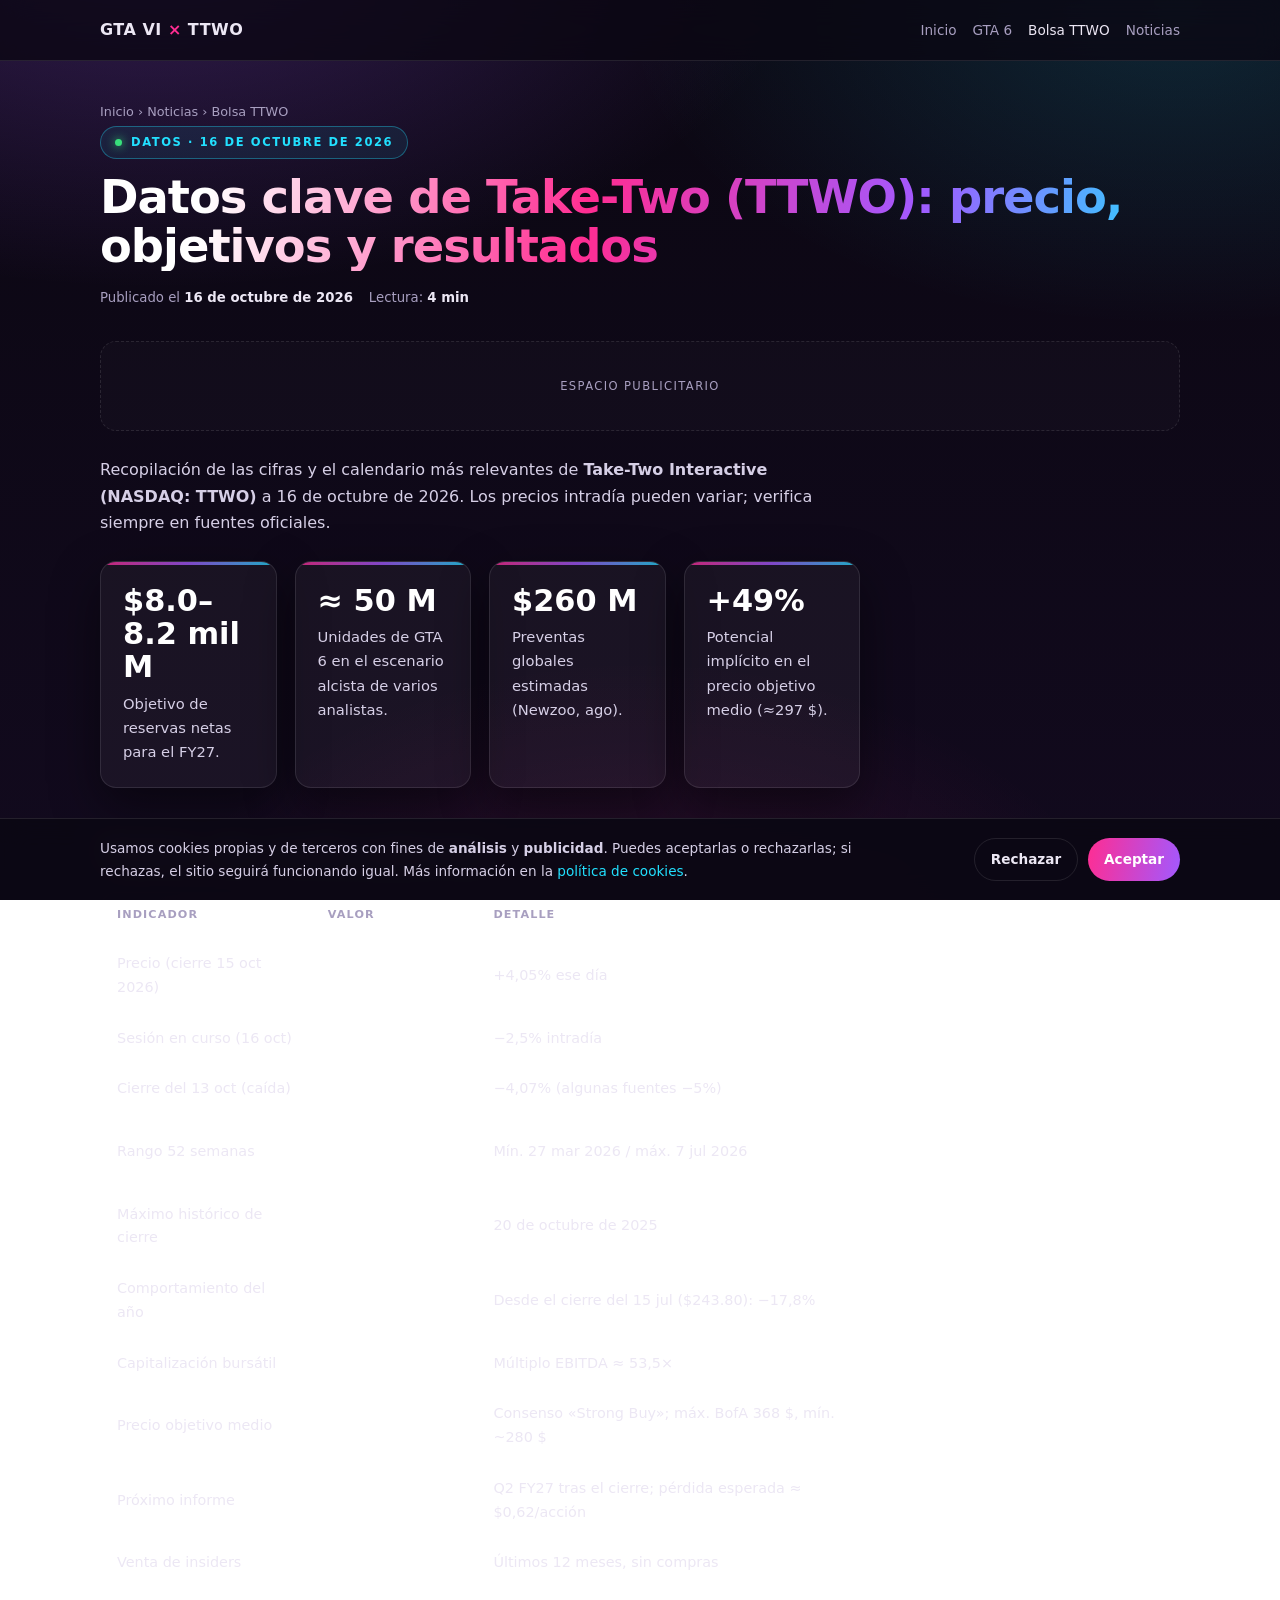
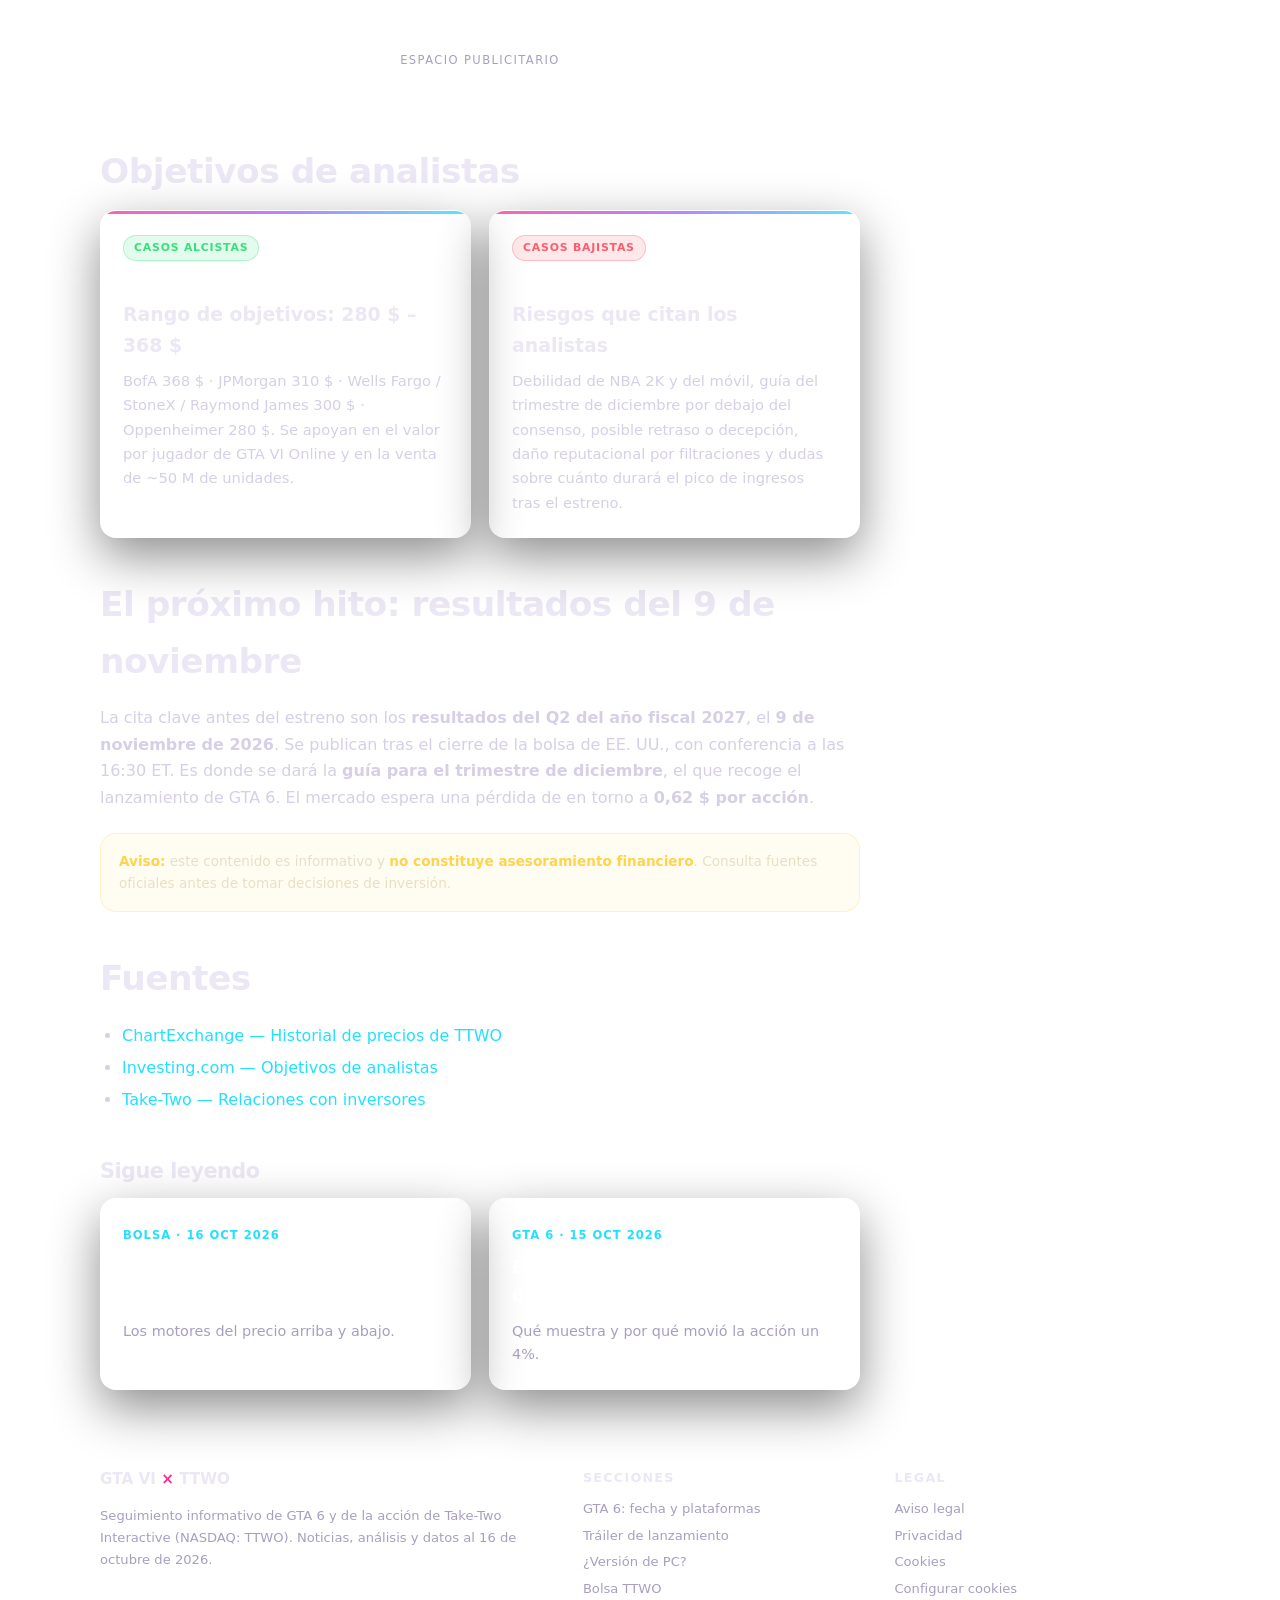
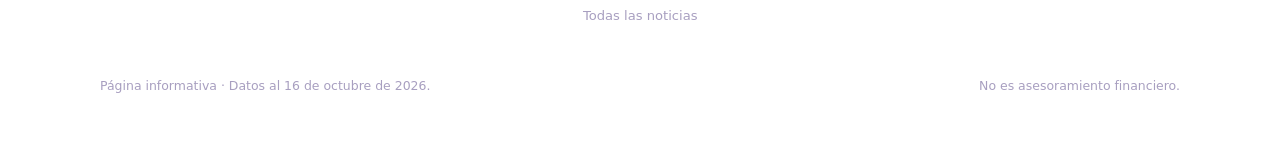
<file: bolsa/datos-clave-ttwo.html>
<!DOCTYPE html>
<html lang="es">
<head>
<meta charset="UTF-8">
<meta name="viewport" content="width=device-width, initial-scale=1.0">
<title>Datos clave de Take-Two (TTWO): precio, objetivos y resultados de noviembre</title>
<meta name="description" content="Todos los datos clave de Take-Two Interactive (TTWO) al 16 de octubre de 2026: precio, rango de 52 semanas, capitalización, objetivos de analistas y calendario de resultados.">
<link rel="canonical" href="https://lobato18.github.io/gta6-take-two/bolsa/datos-clave-ttwo.html">
<meta name="robots" content="index,follow,max-image-preview:large">
<meta name="theme-color" content="#0b0712">
<link rel="icon" type="image/svg+xml" href="../assets/favicon.svg">
<meta property="og:type" content="article">
<meta property="og:site_name" content="GTA 6 × TTWO">
<meta property="og:title" content="Datos clave de Take-Two (TTWO)">
<meta property="og:description" content="Precio, objetivos de analistas y calendario de resultados de TTWO.">
<meta property="og:url" content="https://lobato18.github.io/gta6-take-two/bolsa/datos-clave-ttwo.html">
<meta property="og:locale" content="es_ES">
<meta name="twitter:card" content="summary">
<link rel="stylesheet" href="../assets/css/site.css">
<script>window.SITE_BASE="../";</script>
<script defer src="../assets/js/config.js"></script>
<script defer src="../assets/js/consent.js"></script>
<script defer src="../assets/js/analytics.js"></script>
<script defer src="../assets/js/ads.js"></script>
<script type="application/ld+json">
{
  "@context":"https://schema.org",
  "@type":"NewsArticle",
  "headline":"Datos clave de Take-Two (TTWO): precio, objetivos y resultados",
  "datePublished":"2026-10-16",
  "dateModified":"2026-10-16",
  "inLanguage":"es-ES",
  "author":{"@type":"Organization","name":"GTA 6 × TTWO"},
  "publisher":{"@type":"Organization","name":"GTA 6 × TTWO"},
  "mainEntityOfPage":"https://lobato18.github.io/gta6-take-two/bolsa/datos-clave-ttwo.html"
}
</script>
</head>
<body>
<a class="skip-link" href="#main">Saltar al contenido</a>

<nav>
  <div class="wrap">
    <a class="brand" href="../index.html" style="color:inherit">GTA&nbsp;VI <span>×</span> TTWO</a>
    <div class="links">
      <a href="../index.html">Inicio</a>
      <a href="../gta-6/fecha-de-lanzamiento.html">GTA 6</a>
      <a href="../bolsa/ttwo-volatilidad.html" aria-current="page">Bolsa TTWO</a>
      <a href="../noticias/index.html">Noticias</a>
    </div>
  </div>
</nav>

<main id="main">
<header class="article-hero">
  <div class="wrap">
    <p class="breadcrumb"><a href="../index.html">Inicio</a> › <a href="../noticias/index.html">Noticias</a> › Bolsa TTWO</p>
    <span class="kicker"><span class="dot"></span> Datos · 16 de octubre de 2026</span>
    <h1>Datos clave de Take-Two (TTWO): precio, objetivos y resultados</h1>
    <div class="article-meta">
      <span>Publicado el <b>16 de octubre de 2026</b></span>
      <span>Lectura: <b>4 min</b></span>
    </div>
  </div>
</header>

<div class="wrap"><div class="ad" data-slot="top"><div class="ad-inner">Espacio publicitario</div></div></div>

<div class="wrap">
  <article class="article-body">
    <p>Recopilación de las cifras y el calendario más relevantes de <b>Take-Two Interactive (NASDAQ: TTWO)</b> a 16 de octubre de 2026. Los precios intradía pueden variar; verifica siempre en fuentes oficiales.</p>

    <div class="grid g4" style="margin:24px 0">
      <div class="card"><div class="big">$8.0–8.2 mil M</div><p style="margin-top:8px">Objetivo de reservas netas para el FY27.</p></div>
      <div class="card"><div class="big">≈ 50 M</div><p style="margin-top:8px">Unidades de GTA 6 en el escenario alcista de varios analistas.</p></div>
      <div class="card"><div class="big">$260 M</div><p style="margin-top:8px">Preventas globales estimadas (Newzoo, ago).</p></div>
      <div class="card"><div class="big">+49%</div><p style="margin-top:8px">Potencial implícito en el precio objetivo medio (≈297 $).</p></div>
    </div>

    <h2>Tabla de indicadores</h2>
    <div class="tbl-wrap">
      <table>
        <thead><tr><th>Indicador</th><th>Valor</th><th>Detalle</th></tr></thead>
        <tbody>
          <tr><td>Precio (cierre 15 oct 2026)</td><td><b>$209.38</b></td><td>+4,05% ese día</td></tr>
          <tr><td>Sesión en curso (16 oct)</td><td><b>≈ $204.12</b></td><td>−2,5% intradía</td></tr>
          <tr><td>Cierre del 13 oct (caída)</td><td><b>$200.32</b></td><td>−4,07% (algunas fuentes −5%)</td></tr>
          <tr><td>Rango 52 semanas</td><td><b>$187.63 – $265.94</b></td><td>Mín. 27 mar 2026 / máx. 7 jul 2026</td></tr>
          <tr><td>Máximo histórico de cierre</td><td><b>$262.29</b></td><td>20 de octubre de 2025</td></tr>
          <tr><td>Comportamiento del año</td><td><b>≈ −22%</b></td><td>Desde el cierre del 15 jul ($243.80): −17,8%</td></tr>
          <tr><td>Capitalización bursátil</td><td><b>≈ $39.9 mil M</b></td><td>Múltiplo EBITDA ≈ 53,5×</td></tr>
          <tr><td>Precio objetivo medio</td><td><b>≈ $297</b></td><td>Consenso «Strong Buy»; máx. BofA 368 $, mín. ~280 $</td></tr>
          <tr><td>Próximo informe</td><td><b>9 nov 2026</b></td><td>Q2 FY27 tras el cierre; pérdida esperada ≈ $0,62/acción</td></tr>
          <tr><td>Venta de insiders</td><td><b>$165,2 M</b></td><td>Últimos 12 meses, sin compras</td></tr>
        </tbody>
      </table>
    </div>

    <div class="ad" data-slot="mid"><div class="ad-inner">Espacio publicitario</div></div>

    <h2>Objetivos de analistas</h2>
    <div class="grid g2">
      <div class="card">
        <span class="pill ok">Casos alcistas</span>
        <h3>Rango de objetivos: 280 $ – 368 $</h3>
        <p>BofA 368 $ · JPMorgan 310 $ · Wells Fargo / StoneX / Raymond James 300 $ · Oppenheimer 280 $. Se apoyan en el valor por jugador de GTA VI Online y en la venta de ~50 M de unidades.</p>
      </div>
      <div class="card">
        <span class="pill bad">Casos bajistas</span>
        <h3>Riesgos que citan los analistas</h3>
        <p>Debilidad de NBA 2K y del móvil, guía del trimestre de diciembre por debajo del consenso, posible retraso o decepción, daño reputacional por filtraciones y dudas sobre cuánto durará el pico de ingresos tras el estreno.</p>
      </div>
    </div>

    <h2>El próximo hito: resultados del 9 de noviembre</h2>
    <p>La cita clave antes del estreno son los <b>resultados del Q2 del año fiscal 2027</b>, el <b>9 de noviembre de 2026</b>. Se publican tras el cierre de la bolsa de EE. UU., con conferencia a las 16:30 ET. Es donde se dará la <b>guía para el trimestre de diciembre</b>, el que recoge el lanzamiento de GTA 6. El mercado espera una pérdida de en torno a <b>0,62 $ por acción</b>.</p>

    <div class="note">
      <b>Aviso:</b> este contenido es informativo y <b>no constituye asesoramiento financiero</b>. Consulta fuentes oficiales antes de tomar decisiones de inversión.
    </div>

    <h2>Fuentes</h2>
    <ul>
      <li><a href="https://chartexchange.com/symbol/nasdaq-ttwo/historical/" target="_blank" rel="noopener nofollow">ChartExchange — Historial de precios de TTWO</a></li>
      <li><a href="https://www.investing.com/news/analyst-ratings/wells-fargo-reiterates-taketwo-stock-overweight-rating-at-300-target-93CH-4943909" target="_blank" rel="noopener nofollow">Investing.com — Objetivos de analistas</a></li>
      <li><a href="http://www.take2games.com/ir/stock" target="_blank" rel="noopener nofollow">Take-Two — Relaciones con inversores</a></li>
    </ul>

    <div class="related">
      <h2>Sigue leyendo</h2>
      <div class="posts">
        <a class="post" href="ttwo-volatilidad.html">
          <span class="pdate">Bolsa · 16 oct 2026</span>
          <h3>Por qué fluctúa la acción de Take-Two</h3>
          <p>Los motores del precio arriba y abajo.</p>
        </a>
        <a class="post" href="../gta-6/trailer-de-lanzamiento.html">
          <span class="pdate">GTA 6 · 15 oct 2026</span>
          <h3>El tráiler de lanzamiento de GTA 6</h3>
          <p>Qué muestra y por qué movió la acción un 4%.</p>
        </a>
      </div>
    </div>
  </article>
</div>
</main>

<footer>
  <div class="wrap">
    <div class="cols">
      <div>
        <div class="brandline">GTA&nbsp;VI <span>×</span> TTWO</div>
        <p>Seguimiento informativo de GTA 6 y de la acción de Take-Two Interactive (NASDAQ: TTWO). Noticias, análisis y datos al 16 de octubre de 2026.</p>
      </div>
      <div>
        <h4>Secciones</h4>
        <ul>
          <li><a href="../gta-6/fecha-de-lanzamiento.html">GTA 6: fecha y plataformas</a></li>
          <li><a href="../gta-6/trailer-de-lanzamiento.html">Tráiler de lanzamiento</a></li>
          <li><a href="../gta-6/version-pc.html">¿Versión de PC?</a></li>
          <li><a href="../bolsa/ttwo-volatilidad.html">Bolsa TTWO</a></li>
          <li><a href="../noticias/index.html">Todas las noticias</a></li>
        </ul>
      </div>
      <div>
        <h4>Legal</h4>
        <ul>
          <li><a href="../legal/aviso-legal.html">Aviso legal</a></li>
          <li><a href="../legal/privacidad.html">Privacidad</a></li>
          <li><a href="../legal/cookies.html">Cookies</a></li>
          <li><a href="#" data-cookie-settings>Configurar cookies</a></li>
        </ul>
      </div>
    </div>
    <div class="bottom">
      <span>Página informativa · Datos al 16 de octubre de 2026.</span>
      <span>No es asesoramiento financiero.</span>
    </div>
  </div>
</footer>
</body>
</html>
</file>
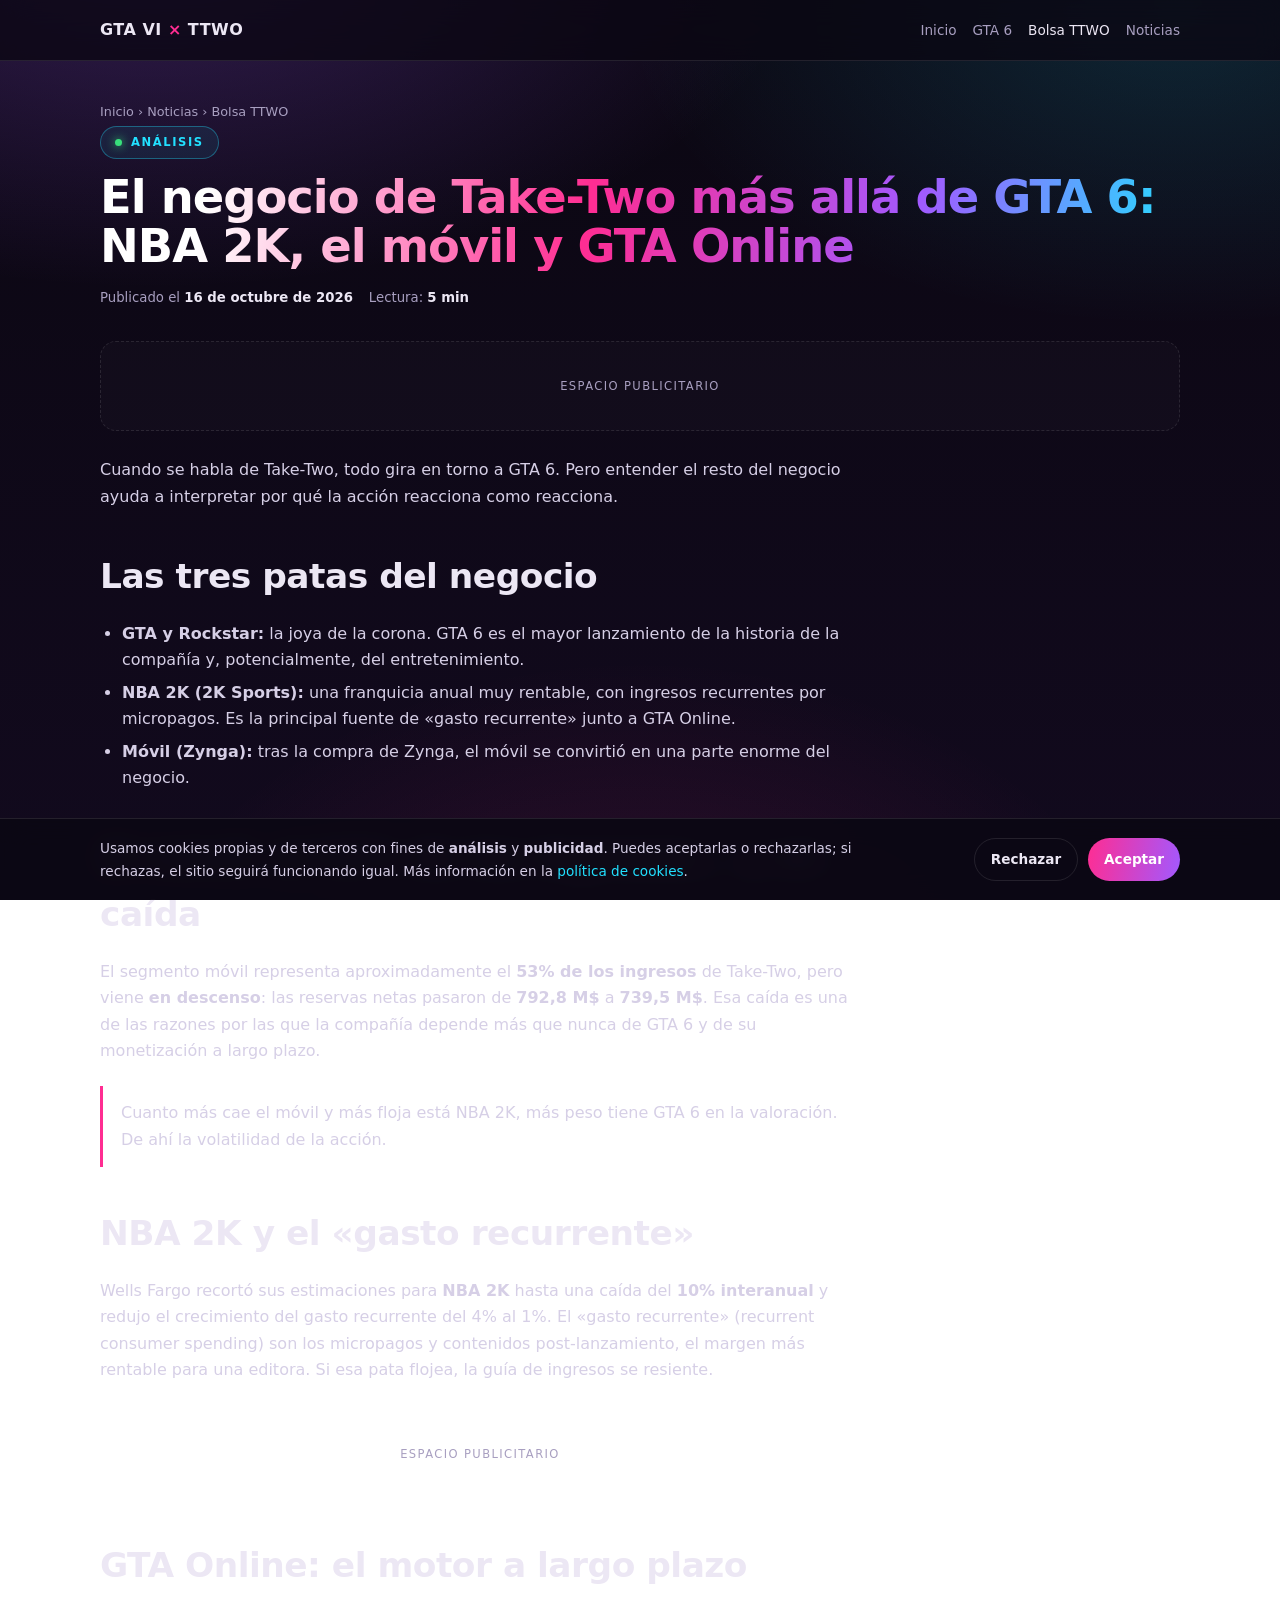
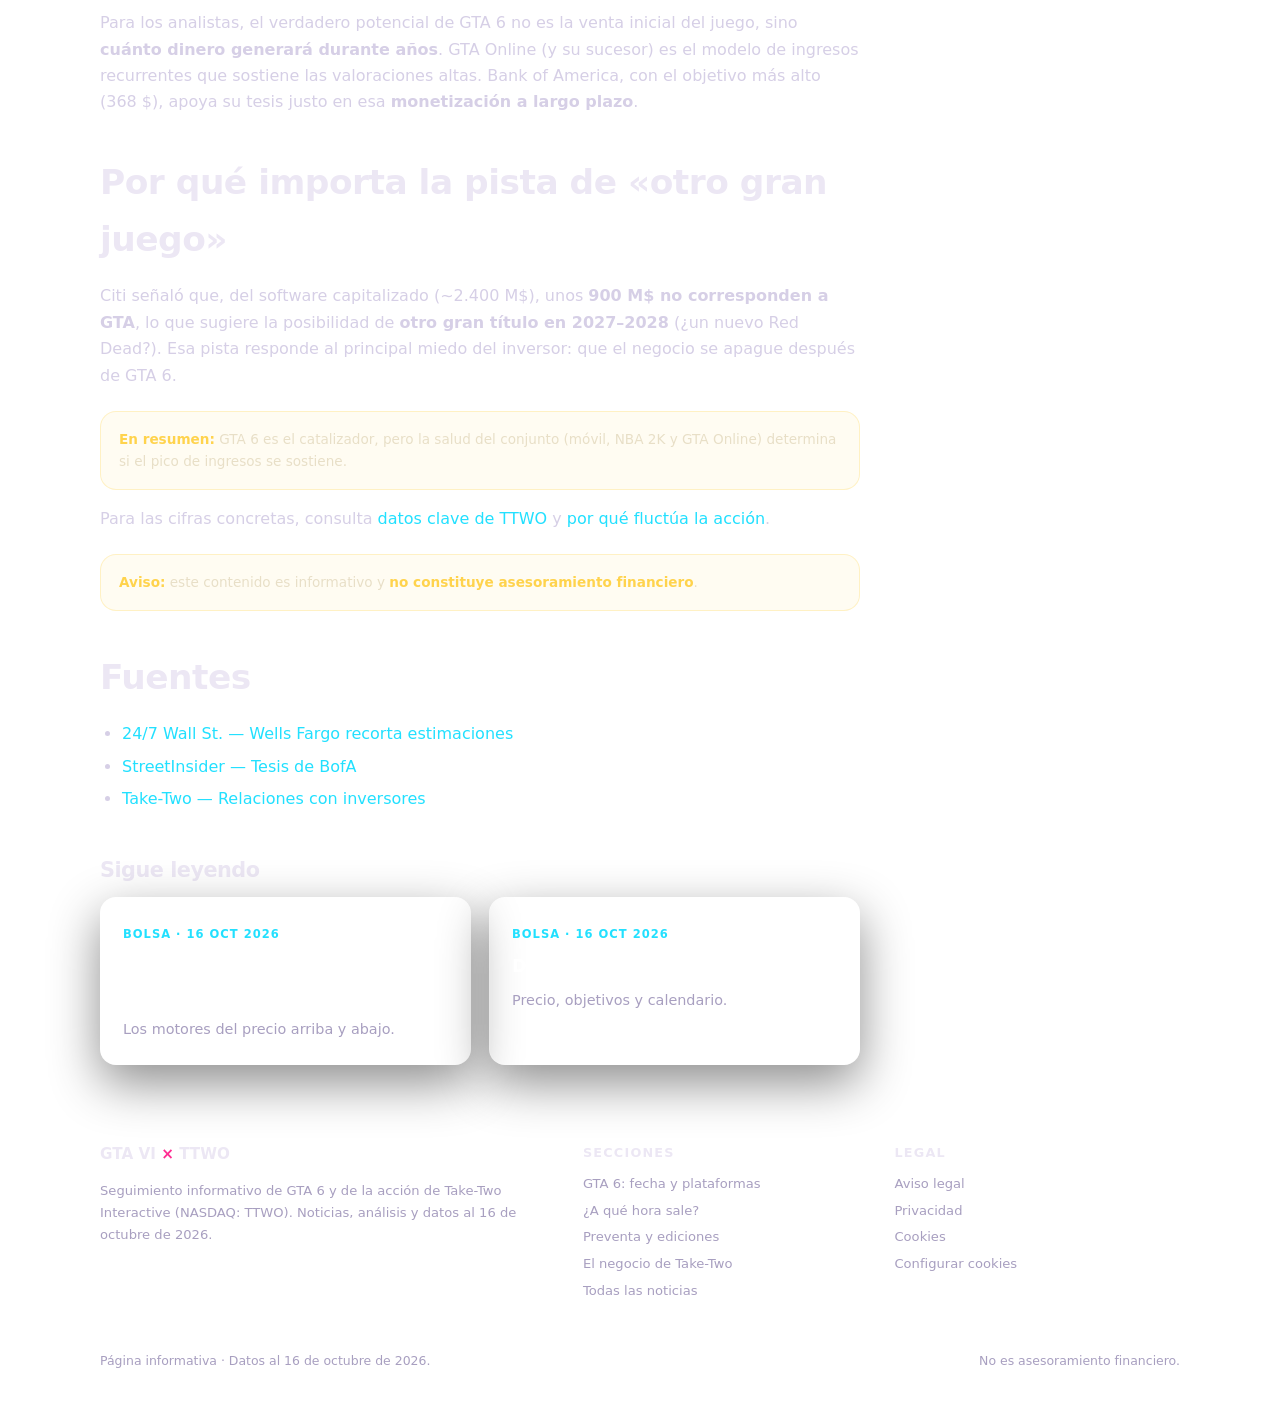
<file: bolsa/negocio-take-two.html>
<!DOCTYPE html>
<html lang="es">
<head>
<meta charset="UTF-8">
<meta name="viewport" content="width=device-width, initial-scale=1.0">
<title>El negocio de Take-Two más allá de GTA 6: NBA 2K, el móvil y GTA Online</title>
<meta name="description" content="Take-Two no es solo GTA 6: analizamos de dónde vienen sus ingresos (NBA 2K, juegos móviles y GTA Online), por qué el móvil pesa un 53% y qué riesgos tiene.">
<link rel="canonical" href="https://lobato18.github.io/gta6-take-two/bolsa/negocio-take-two.html">
<meta name="robots" content="index,follow,max-image-preview:large">
<meta name="theme-color" content="#0b0712">
<link rel="icon" type="image/svg+xml" href="../assets/favicon.svg">
<meta property="og:type" content="article">
<meta property="og:site_name" content="GTA 6 × TTWO">
<meta property="og:title" content="El negocio de Take-Two más allá de GTA 6">
<meta property="og:description" content="NBA 2K, el móvil y GTA Online: de dónde vienen los ingresos de Take-Two.">
<meta property="og:url" content="https://lobato18.github.io/gta6-take-two/bolsa/negocio-take-two.html">
<meta property="og:locale" content="es_ES">
<meta name="twitter:card" content="summary">
<link rel="stylesheet" href="../assets/css/site.css">
<script>window.SITE_BASE="../";</script>
<script defer src="../assets/js/config.js"></script>
<script defer src="../assets/js/consent.js"></script>
<script defer src="../assets/js/analytics.js"></script>
<script defer src="../assets/js/ads.js"></script>
<script type="application/ld+json">
{
  "@context":"https://schema.org",
  "@type":"NewsArticle",
  "headline":"El negocio de Take-Two más allá de GTA 6: NBA 2K, el móvil y GTA Online",
  "datePublished":"2026-10-16",
  "dateModified":"2026-10-16",
  "inLanguage":"es-ES",
  "author":{"@type":"Organization","name":"GTA 6 × TTWO"},
  "publisher":{"@type":"Organization","name":"GTA 6 × TTWO"},
  "mainEntityOfPage":"https://lobato18.github.io/gta6-take-two/bolsa/negocio-take-two.html"
}
</script>
</head>
<body>
<a class="skip-link" href="#main">Saltar al contenido</a>

<nav>
  <div class="wrap">
    <a class="brand" href="../index.html" style="color:inherit">GTA&nbsp;VI <span>×</span> TTWO</a>
    <div class="links">
      <a href="../index.html">Inicio</a>
      <a href="../gta-6/fecha-de-lanzamiento.html">GTA 6</a>
      <a href="../bolsa/ttwo-volatilidad.html" aria-current="page">Bolsa TTWO</a>
      <a href="../noticias/index.html">Noticias</a>
    </div>
  </div>
</nav>

<main id="main">
<header class="article-hero">
  <div class="wrap">
    <p class="breadcrumb"><a href="../index.html">Inicio</a> › <a href="../noticias/index.html">Noticias</a> › Bolsa TTWO</p>
    <span class="kicker"><span class="dot"></span> Análisis</span>
    <h1>El negocio de Take-Two más allá de GTA 6: NBA 2K, el móvil y GTA Online</h1>
    <div class="article-meta">
      <span>Publicado el <b>16 de octubre de 2026</b></span>
      <span>Lectura: <b>5 min</b></span>
    </div>
  </div>
</header>

<div class="wrap"><div class="ad" data-slot="top"><div class="ad-inner">Espacio publicitario</div></div></div>

<div class="wrap">
  <article class="article-body">
    <p>Cuando se habla de Take-Two, todo gira en torno a GTA 6. Pero entender el resto del negocio ayuda a interpretar por qué la acción reacciona como reacciona.</p>

    <h2>Las tres patas del negocio</h2>
    <ul>
      <li><b>GTA y Rockstar:</b> la joya de la corona. GTA 6 es el mayor lanzamiento de la historia de la compañía y, potencialmente, del entretenimiento.</li>
      <li><b>NBA 2K (2K Sports):</b> una franquicia anual muy rentable, con ingresos recurrentes por micropagos. Es la principal fuente de «gasto recurrente» junto a GTA Online.</li>
      <li><b>Móvil (Zynga):</b> tras la compra de Zynga, el móvil se convirtió en una parte enorme del negocio.</li>
    </ul>

    <h2>El móvil: el 53% de los ingresos… y en caída</h2>
    <p>El segmento móvil representa aproximadamente el <b>53% de los ingresos</b> de Take-Two, pero viene <b>en descenso</b>: las reservas netas pasaron de <b>792,8 M$</b> a <b>739,5 M$</b>. Esa caída es una de las razones por las que la compañía depende más que nunca de GTA 6 y de su monetización a largo plazo.</p>

    <blockquote>
      <p>Cuanto más cae el móvil y más floja está NBA 2K, más peso tiene GTA 6 en la valoración. De ahí la volatilidad de la acción.</p>
    </blockquote>

    <h2>NBA 2K y el «gasto recurrente»</h2>
    <p>Wells Fargo recortó sus estimaciones para <b>NBA 2K</b> hasta una caída del <b>10% interanual</b> y redujo el crecimiento del gasto recurrente del 4% al 1%. El «gasto recurrente» (recurrent consumer spending) son los micropagos y contenidos post-lanzamiento, el margen más rentable para una editora. Si esa pata flojea, la guía de ingresos se resiente.</p>

    <div class="ad" data-slot="mid"><div class="ad-inner">Espacio publicitario</div></div>

    <h2>GTA Online: el motor a largo plazo</h2>
    <p>Para los analistas, el verdadero potencial de GTA 6 no es la venta inicial del juego, sino <b>cuánto dinero generará durante años</b>. GTA Online (y su sucesor) es el modelo de ingresos recurrentes que sostiene las valoraciones altas. Bank of America, con el objetivo más alto (368 $), apoya su tesis justo en esa <b>monetización a largo plazo</b>.</p>

    <h2>Por qué importa la pista de «otro gran juego»</h2>
    <p>Citi señaló que, del software capitalizado (~2.400 M$), unos <b>900 M$ no corresponden a GTA</b>, lo que sugiere la posibilidad de <b>otro gran título en 2027–2028</b> (¿un nuevo Red Dead?). Esa pista responde al principal miedo del inversor: que el negocio se apague después de GTA 6.</p>

    <div class="note">
      <b>En resumen:</b> GTA 6 es el catalizador, pero la salud del conjunto (móvil, NBA 2K y GTA Online) determina si el pico de ingresos se sostiene.
    </div>

    <p>Para las cifras concretas, consulta <a href="datos-clave-ttwo.html">datos clave de TTWO</a> y <a href="ttwo-volatilidad.html">por qué fluctúa la acción</a>.</p>

    <div class="note">
      <b>Aviso:</b> este contenido es informativo y <b>no constituye asesoramiento financiero</b>.
    </div>

    <h2>Fuentes</h2>
    <ul>
      <li><a href="https://247wallst.com/investing/2026/10/13/take-two-interactive-slides-5-as-wells-fargo-trims-estimates-behind-300-target-roblox-holds-flat-gamestop-barely-budges/" target="_blank" rel="noopener nofollow">24/7 Wall St. — Wells Fargo recorta estimaciones</a></li>
      <li><a href="https://www.streetinsider.com/General+News/Slew+of+analyst+comments+sends+Take-Two+%28TTWO%29+up+4%25+ahead+of+November+earnings+and+GTV+6/27192367.html" target="_blank" rel="noopener nofollow">StreetInsider — Tesis de BofA</a></li>
      <li><a href="http://www.take2games.com/ir/stock" target="_blank" rel="noopener nofollow">Take-Two — Relaciones con inversores</a></li>
    </ul>

    <div class="related">
      <h2>Sigue leyendo</h2>
      <div class="posts">
        <a class="post" href="ttwo-volatilidad.html">
          <span class="pdate">Bolsa · 16 oct 2026</span>
          <h3>Por qué fluctúa la acción de Take-Two</h3>
          <p>Los motores del precio arriba y abajo.</p>
        </a>
        <a class="post" href="datos-clave-ttwo.html">
          <span class="pdate">Bolsa · 16 oct 2026</span>
          <h3>Datos clave de TTWO</h3>
          <p>Precio, objetivos y calendario.</p>
        </a>
      </div>
    </div>
  </article>
</div>
</main>

<footer>
  <div class="wrap">
    <div class="cols">
      <div>
        <div class="brandline">GTA&nbsp;VI <span>×</span> TTWO</div>
        <p>Seguimiento informativo de GTA 6 y de la acción de Take-Two Interactive (NASDAQ: TTWO). Noticias, análisis y datos al 16 de octubre de 2026.</p>
      </div>
      <div>
        <h4>Secciones</h4>
        <ul>
          <li><a href="../gta-6/fecha-de-lanzamiento.html">GTA 6: fecha y plataformas</a></li>
          <li><a href="../gta-6/hora-de-lanzamiento.html">¿A qué hora sale?</a></li>
          <li><a href="../gta-6/preventa-ediciones.html">Preventa y ediciones</a></li>
          <li><a href="../bolsa/negocio-take-two.html">El negocio de Take-Two</a></li>
          <li><a href="../noticias/index.html">Todas las noticias</a></li>
        </ul>
      </div>
      <div>
        <h4>Legal</h4>
        <ul>
          <li><a href="../legal/aviso-legal.html">Aviso legal</a></li>
          <li><a href="../legal/privacidad.html">Privacidad</a></li>
          <li><a href="../legal/cookies.html">Cookies</a></li>
          <li><a href="#" data-cookie-settings>Configurar cookies</a></li>
        </ul>
      </div>
    </div>
    <div class="bottom">
      <span>Página informativa · Datos al 16 de octubre de 2026.</span>
      <span>No es asesoramiento financiero.</span>
    </div>
  </div>
</footer>
</body>
</html>
</file>
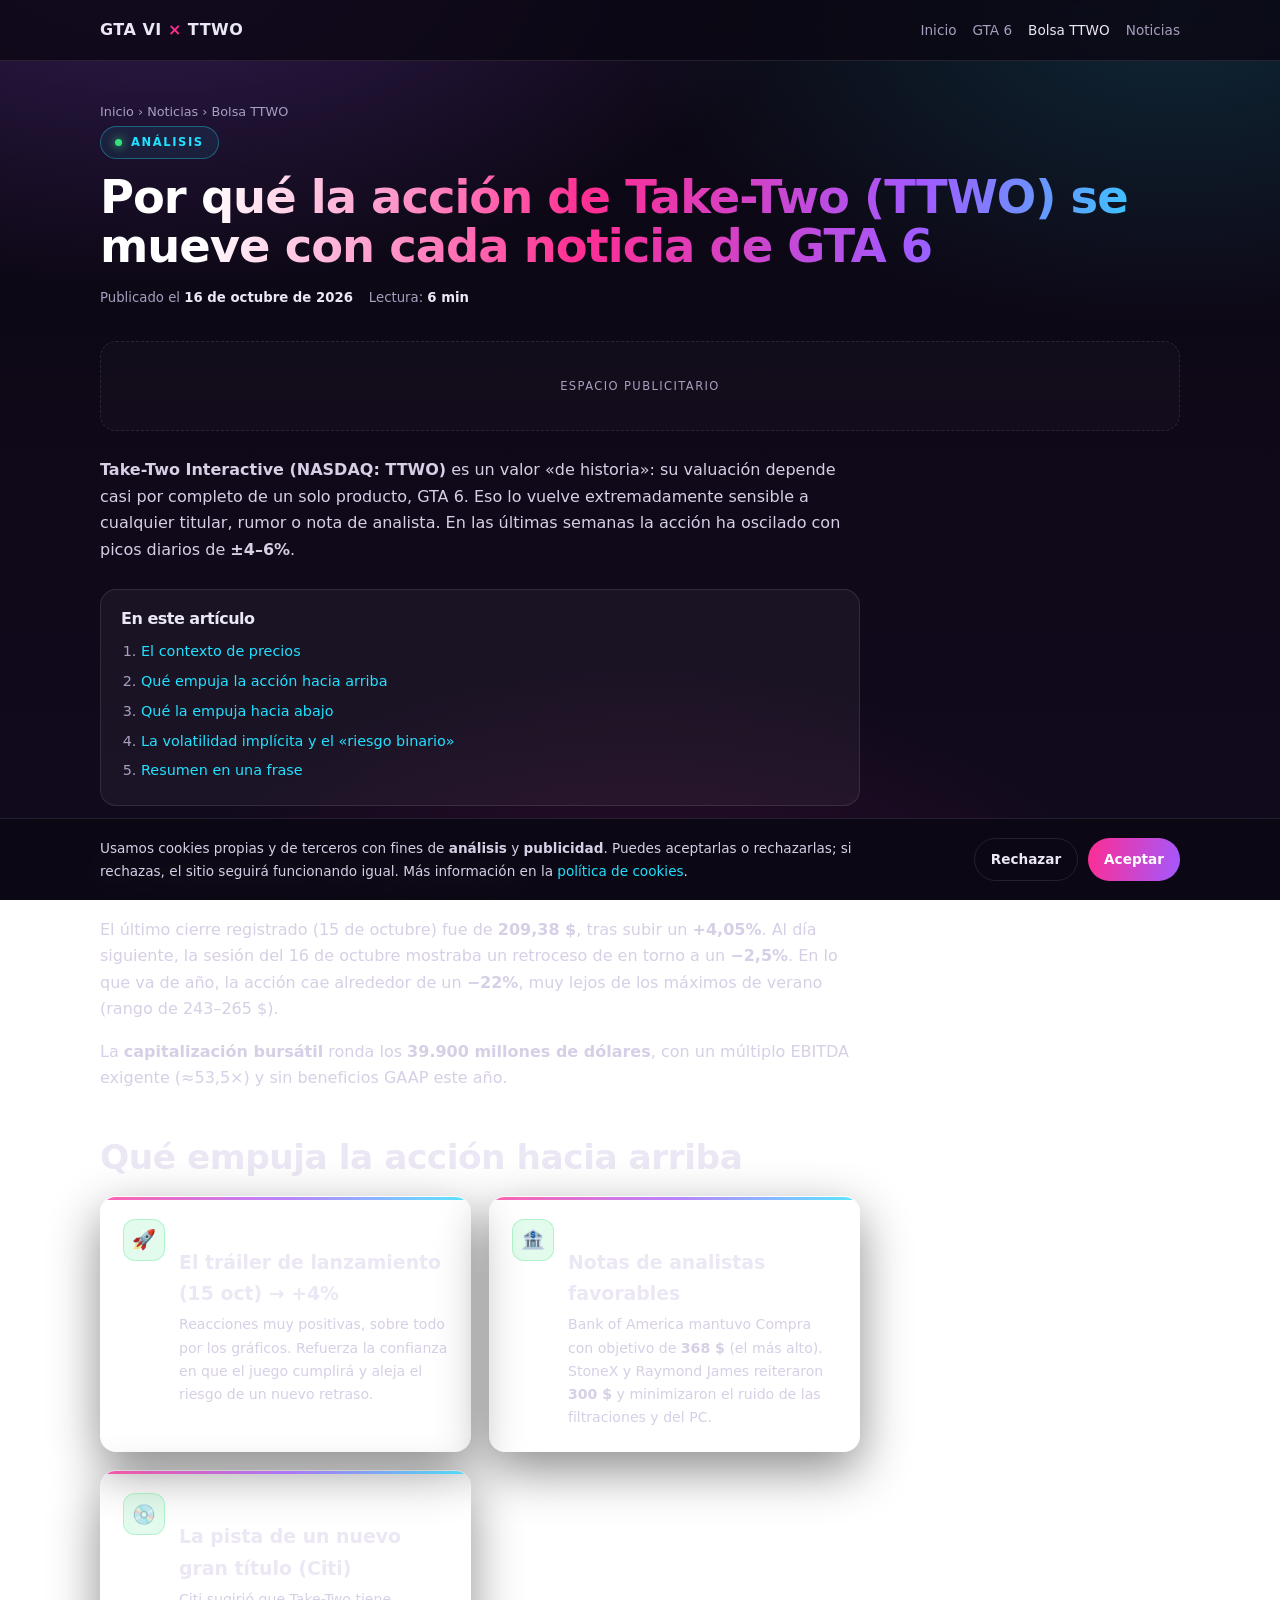
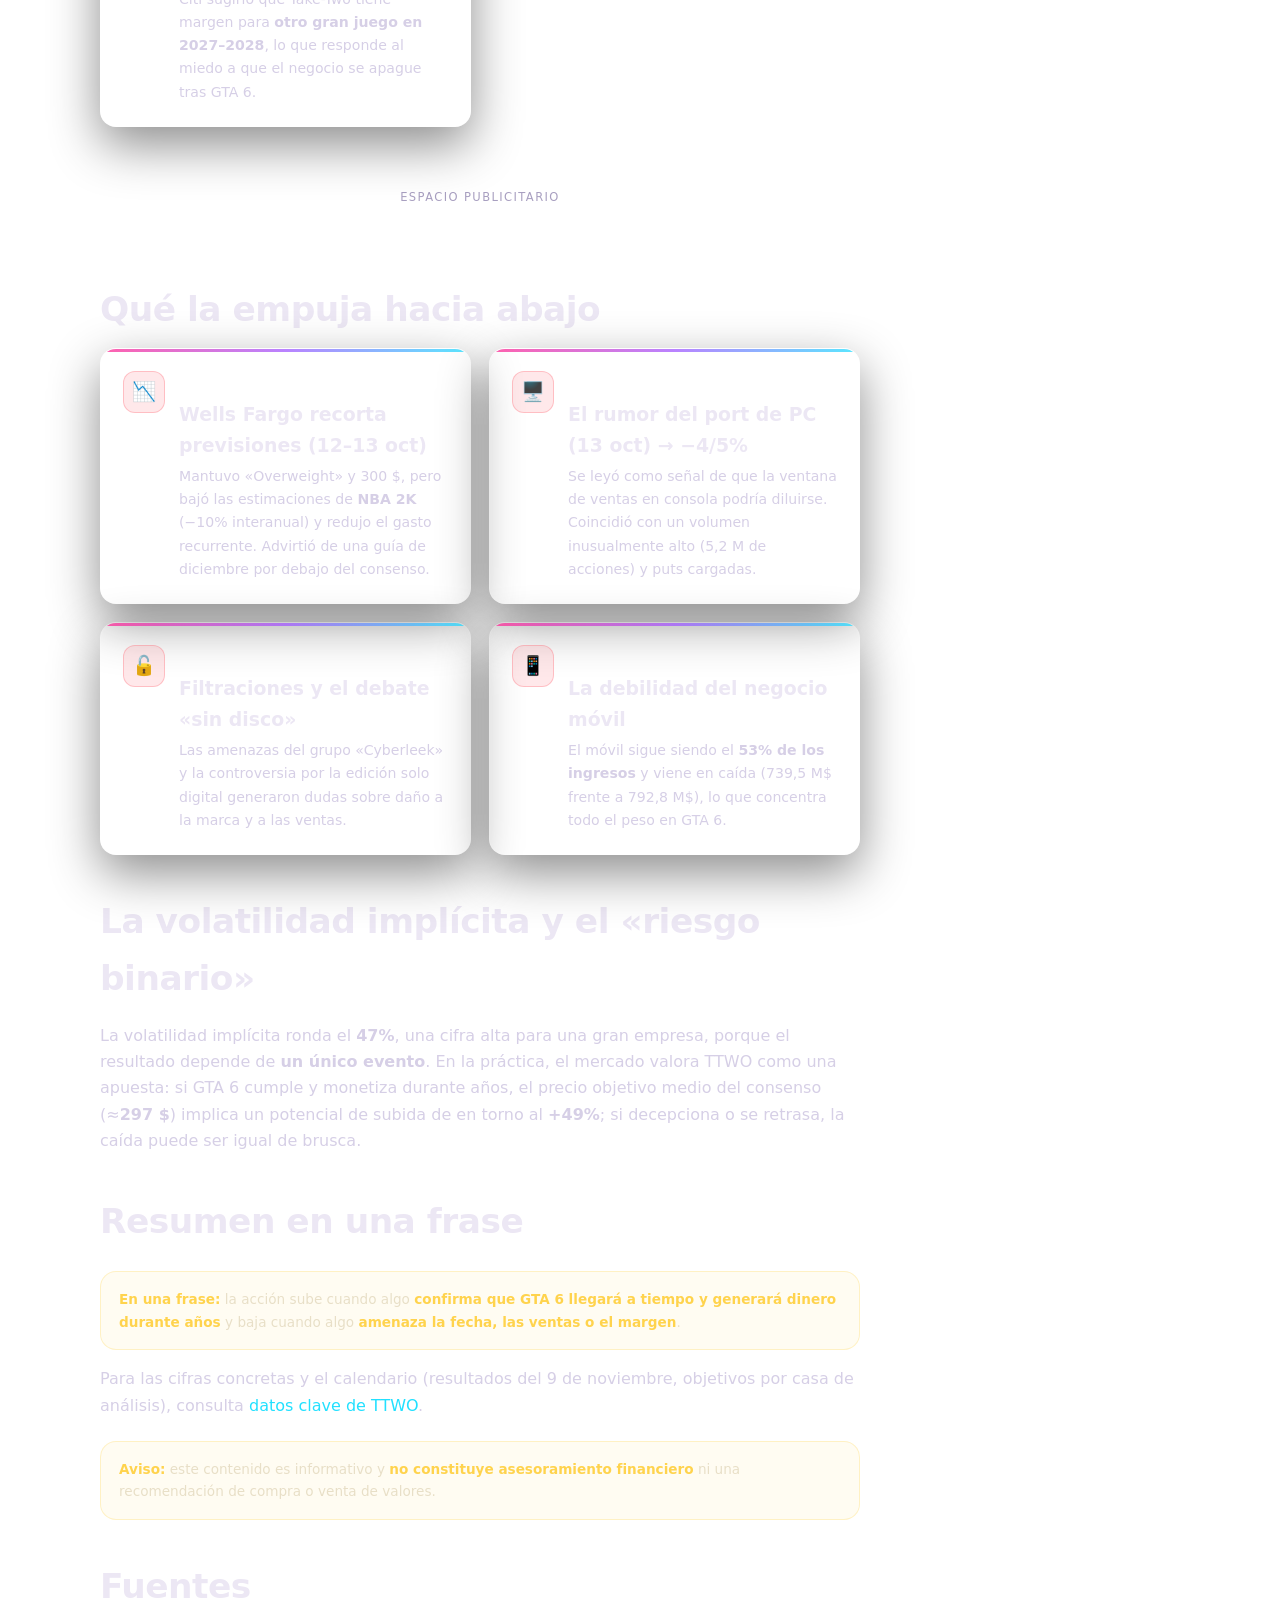
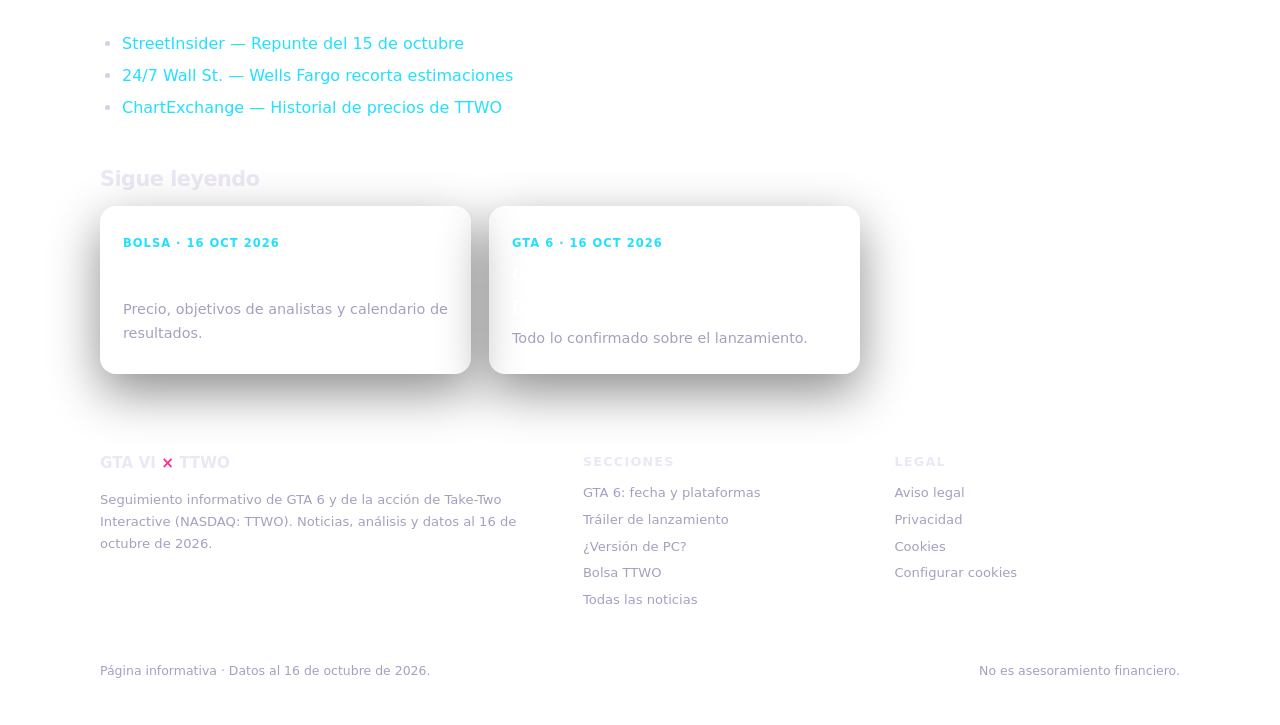
<file: bolsa/ttwo-volatilidad.html>
<!DOCTYPE html>
<html lang="es">
<head>
<meta charset="UTF-8">
<meta name="viewport" content="width=device-width, initial-scale=1.0">
<title>Por qué fluctúa la acción de Take-Two (TTWO) con cada noticia de GTA 6</title>
<meta name="description" content="Análisis de la volatilidad de Take-Two Interactive (NASDAQ: TTWO): por qué la acción sube o baja con cada noticia de GTA 6, los motores del precio y los riesgos que citan los analistas.">
<link rel="canonical" href="https://lobato18.github.io/gta6-take-two/bolsa/ttwo-volatilidad.html">
<meta name="robots" content="index,follow,max-image-preview:large">
<meta name="theme-color" content="#0b0712">
<link rel="icon" type="image/svg+xml" href="../assets/favicon.svg">
<meta property="og:type" content="article">
<meta property="og:site_name" content="GTA 6 × TTWO">
<meta property="og:title" content="Por qué fluctúa la acción de Take-Two (TTWO)">
<meta property="og:description" content="Un valor «de historia» con volatilidad implícita del 47%: los motores que empujan el precio arriba y abajo.">
<meta property="og:url" content="https://lobato18.github.io/gta6-take-two/bolsa/ttwo-volatilidad.html">
<meta property="og:locale" content="es_ES">
<meta name="twitter:card" content="summary">
<link rel="stylesheet" href="../assets/css/site.css">
<script>window.SITE_BASE="../";</script>
<script defer src="../assets/js/config.js"></script>
<script defer src="../assets/js/consent.js"></script>
<script defer src="../assets/js/analytics.js"></script>
<script defer src="../assets/js/ads.js"></script>
<script type="application/ld+json">
{
  "@context":"https://schema.org",
  "@type":"NewsArticle",
  "headline":"Por qué fluctúa la acción de Take-Two (TTWO) con cada noticia de GTA 6",
  "datePublished":"2026-10-16",
  "dateModified":"2026-10-16",
  "inLanguage":"es-ES",
  "author":{"@type":"Organization","name":"GTA 6 × TTWO"},
  "publisher":{"@type":"Organization","name":"GTA 6 × TTWO"},
  "mainEntityOfPage":"https://lobato18.github.io/gta6-take-two/bolsa/ttwo-volatilidad.html"
}
</script>
</head>
<body>
<a class="skip-link" href="#main">Saltar al contenido</a>

<nav>
  <div class="wrap">
    <a class="brand" href="../index.html" style="color:inherit">GTA&nbsp;VI <span>×</span> TTWO</a>
    <div class="links">
      <a href="../index.html">Inicio</a>
      <a href="../gta-6/fecha-de-lanzamiento.html">GTA 6</a>
      <a href="../bolsa/ttwo-volatilidad.html" aria-current="page">Bolsa TTWO</a>
      <a href="../noticias/index.html">Noticias</a>
    </div>
  </div>
</nav>

<main id="main">
<header class="article-hero">
  <div class="wrap">
    <p class="breadcrumb"><a href="../index.html">Inicio</a> › <a href="../noticias/index.html">Noticias</a> › Bolsa TTWO</p>
    <span class="kicker"><span class="dot"></span> Análisis</span>
    <h1>Por qué la acción de Take-Two (TTWO) se mueve con cada noticia de GTA 6</h1>
    <div class="article-meta">
      <span>Publicado el <b>16 de octubre de 2026</b></span>
      <span>Lectura: <b>6 min</b></span>
    </div>
  </div>
</header>

<div class="wrap"><div class="ad" data-slot="top"><div class="ad-inner">Espacio publicitario</div></div></div>

<div class="wrap">
  <article class="article-body">
    <p><b>Take-Two Interactive (NASDAQ: TTWO)</b> es un valor «de historia»: su valuación depende casi por completo de un solo producto, GTA 6. Eso lo vuelve extremadamente sensible a cualquier titular, rumor o nota de analista. En las últimas semanas la acción ha oscilado con picos diarios de <b>±4–6%</b>.</p>

    <div class="toc">
      <h2>En este artículo</h2>
      <ol>
        <li><a href="#contexto">El contexto de precios</a></li>
        <li><a href="#arriba">Qué empuja la acción hacia arriba</a></li>
        <li><a href="#abajo">Qué la empuja hacia abajo</a></li>
        <li><a href="#volatilidad">La volatilidad implícita y el «riesgo binario»</a></li>
        <li><a href="#resumen">Resumen en una frase</a></li>
      </ol>
    </div>

    <h2 id="contexto">El contexto de precios</h2>
    <p>El último cierre registrado (15 de octubre) fue de <b>209,38 $</b>, tras subir un <b>+4,05%</b>. Al día siguiente, la sesión del 16 de octubre mostraba un retroceso de en torno a un <b>−2,5%</b>. En lo que va de año, la acción cae alrededor de un <b>−22%</b>, muy lejos de los máximos de verano (rango de 243–265 $).</p>
    <p>La <b>capitalización bursátil</b> ronda los <b>39.900 millones de dólares</b>, con un múltiplo EBITDA exigente (≈53,5×) y sin beneficios GAAP este año.</p>

    <h2 id="arriba">Qué empuja la acción hacia arriba</h2>
    <div class="grid g2">
      <div class="card">
        <div class="reason">
          <div class="ic green">🚀</div>
          <div>
            <h3>El tráiler de lanzamiento (15 oct) → +4%</h3>
            <p>Reacciones muy positivas, sobre todo por los gráficos. Refuerza la confianza en que el juego cumplirá y aleja el riesgo de un nuevo retraso.</p>
          </div>
        </div>
      </div>
      <div class="card">
        <div class="reason">
          <div class="ic green">🏦</div>
          <div>
            <h3>Notas de analistas favorables</h3>
            <p>Bank of America mantuvo Compra con objetivo de <b>368 $</b> (el más alto). StoneX y Raymond James reiteraron <b>300 $</b> y minimizaron el ruido de las filtraciones y del PC.</p>
          </div>
        </div>
      </div>
      <div class="card">
        <div class="reason">
          <div class="ic green">💿</div>
          <div>
            <h3>La pista de un nuevo gran título (Citi)</h3>
            <p>Citi sugirió que Take-Two tiene margen para <b>otro gran juego en 2027–2028</b>, lo que responde al miedo a que el negocio se apague tras GTA 6.</p>
          </div>
        </div>
      </div>
    </div>

    <div class="ad" data-slot="mid"><div class="ad-inner">Espacio publicitario</div></div>

    <h2 id="abajo">Qué la empuja hacia abajo</h2>
    <div class="grid g2">
      <div class="card">
        <div class="reason">
          <div class="ic red">📉</div>
          <div>
            <h3>Wells Fargo recorta previsiones (12–13 oct)</h3>
            <p>Mantuvo «Overweight» y 300 $, pero bajó las estimaciones de <b>NBA 2K</b> (−10% interanual) y redujo el gasto recurrente. Advirtió de una guía de diciembre por debajo del consenso.</p>
          </div>
        </div>
      </div>
      <div class="card">
        <div class="reason">
          <div class="ic red">🖥️</div>
          <div>
            <h3>El rumor del port de PC (13 oct) → −4/5%</h3>
            <p>Se leyó como señal de que la ventana de ventas en consola podría diluirse. Coincidió con un volumen inusualmente alto (5,2 M de acciones) y puts cargadas.</p>
          </div>
        </div>
      </div>
      <div class="card">
        <div class="reason">
          <div class="ic red">🔓</div>
          <div>
            <h3>Filtraciones y el debate «sin disco»</h3>
            <p>Las amenazas del grupo «Cyberleek» y la controversia por la edición solo digital generaron dudas sobre daño a la marca y a las ventas.</p>
          </div>
        </div>
      </div>
      <div class="card">
        <div class="reason">
          <div class="ic red">📱</div>
          <div>
            <h3>La debilidad del negocio móvil</h3>
            <p>El móvil sigue siendo el <b>53% de los ingresos</b> y viene en caída (739,5 M$ frente a 792,8 M$), lo que concentra todo el peso en GTA 6.</p>
          </div>
        </div>
      </div>
    </div>

    <h2 id="volatilidad">La volatilidad implícita y el «riesgo binario»</h2>
    <p>La volatilidad implícita ronda el <b>47%</b>, una cifra alta para una gran empresa, porque el resultado depende de <b>un único evento</b>. En la práctica, el mercado valora TTWO como una apuesta: si GTA 6 cumple y monetiza durante años, el precio objetivo medio del consenso (≈<b>297 $</b>) implica un potencial de subida de en torno al <b>+49%</b>; si decepciona o se retrasa, la caída puede ser igual de brusca.</p>

    <h2 id="resumen">Resumen en una frase</h2>
    <div class="note">
      <b>En una frase:</b> la acción sube cuando algo <b>confirma que GTA 6 llegará a tiempo y generará dinero durante años</b> y baja cuando algo <b>amenaza la fecha, las ventas o el margen</b>.
    </div>

    <p>Para las cifras concretas y el calendario (resultados del 9 de noviembre, objetivos por casa de análisis), consulta <a href="datos-clave-ttwo.html">datos clave de TTWO</a>.</p>

    <div class="note">
      <b>Aviso:</b> este contenido es informativo y <b>no constituye asesoramiento financiero</b> ni una recomendación de compra o venta de valores.
    </div>

    <h2>Fuentes</h2>
    <ul>
      <li><a href="https://www.streetinsider.com/General+News/Slew+of+analyst+comments+sends+Take-Two+%28TTWO%29+up+4%25+ahead+of+November+earnings+and+GTV+6/27192367.html" target="_blank" rel="noopener nofollow">StreetInsider — Repunte del 15 de octubre</a></li>
      <li><a href="https://247wallst.com/investing/2026/10/13/take-two-interactive-slides-5-as-wells-fargo-trims-estimates-behind-300-target-roblox-holds-flat-gamestop-barely-budges/" target="_blank" rel="noopener nofollow">24/7 Wall St. — Wells Fargo recorta estimaciones</a></li>
      <li><a href="https://chartexchange.com/symbol/nasdaq-ttwo/historical/" target="_blank" rel="noopener nofollow">ChartExchange — Historial de precios de TTWO</a></li>
    </ul>

    <div class="related">
      <h2>Sigue leyendo</h2>
      <div class="posts">
        <a class="post" href="datos-clave-ttwo.html">
          <span class="pdate">Bolsa · 16 oct 2026</span>
          <h3>Datos clave de TTWO</h3>
          <p>Precio, objetivos de analistas y calendario de resultados.</p>
        </a>
        <a class="post" href="../gta-6/fecha-de-lanzamiento.html">
          <span class="pdate">GTA 6 · 16 oct 2026</span>
          <h3>GTA 6: fecha, plataformas y precarga</h3>
          <p>Todo lo confirmado sobre el lanzamiento.</p>
        </a>
      </div>
    </div>
  </article>
</div>
</main>

<footer>
  <div class="wrap">
    <div class="cols">
      <div>
        <div class="brandline">GTA&nbsp;VI <span>×</span> TTWO</div>
        <p>Seguimiento informativo de GTA 6 y de la acción de Take-Two Interactive (NASDAQ: TTWO). Noticias, análisis y datos al 16 de octubre de 2026.</p>
      </div>
      <div>
        <h4>Secciones</h4>
        <ul>
          <li><a href="../gta-6/fecha-de-lanzamiento.html">GTA 6: fecha y plataformas</a></li>
          <li><a href="../gta-6/trailer-de-lanzamiento.html">Tráiler de lanzamiento</a></li>
          <li><a href="../gta-6/version-pc.html">¿Versión de PC?</a></li>
          <li><a href="../bolsa/ttwo-volatilidad.html">Bolsa TTWO</a></li>
          <li><a href="../noticias/index.html">Todas las noticias</a></li>
        </ul>
      </div>
      <div>
        <h4>Legal</h4>
        <ul>
          <li><a href="../legal/aviso-legal.html">Aviso legal</a></li>
          <li><a href="../legal/privacidad.html">Privacidad</a></li>
          <li><a href="../legal/cookies.html">Cookies</a></li>
          <li><a href="#" data-cookie-settings>Configurar cookies</a></li>
        </ul>
      </div>
    </div>
    <div class="bottom">
      <span>Página informativa · Datos al 16 de octubre de 2026.</span>
      <span>No es asesoramiento financiero.</span>
    </div>
  </div>
</footer>
</body>
</html>
</file>
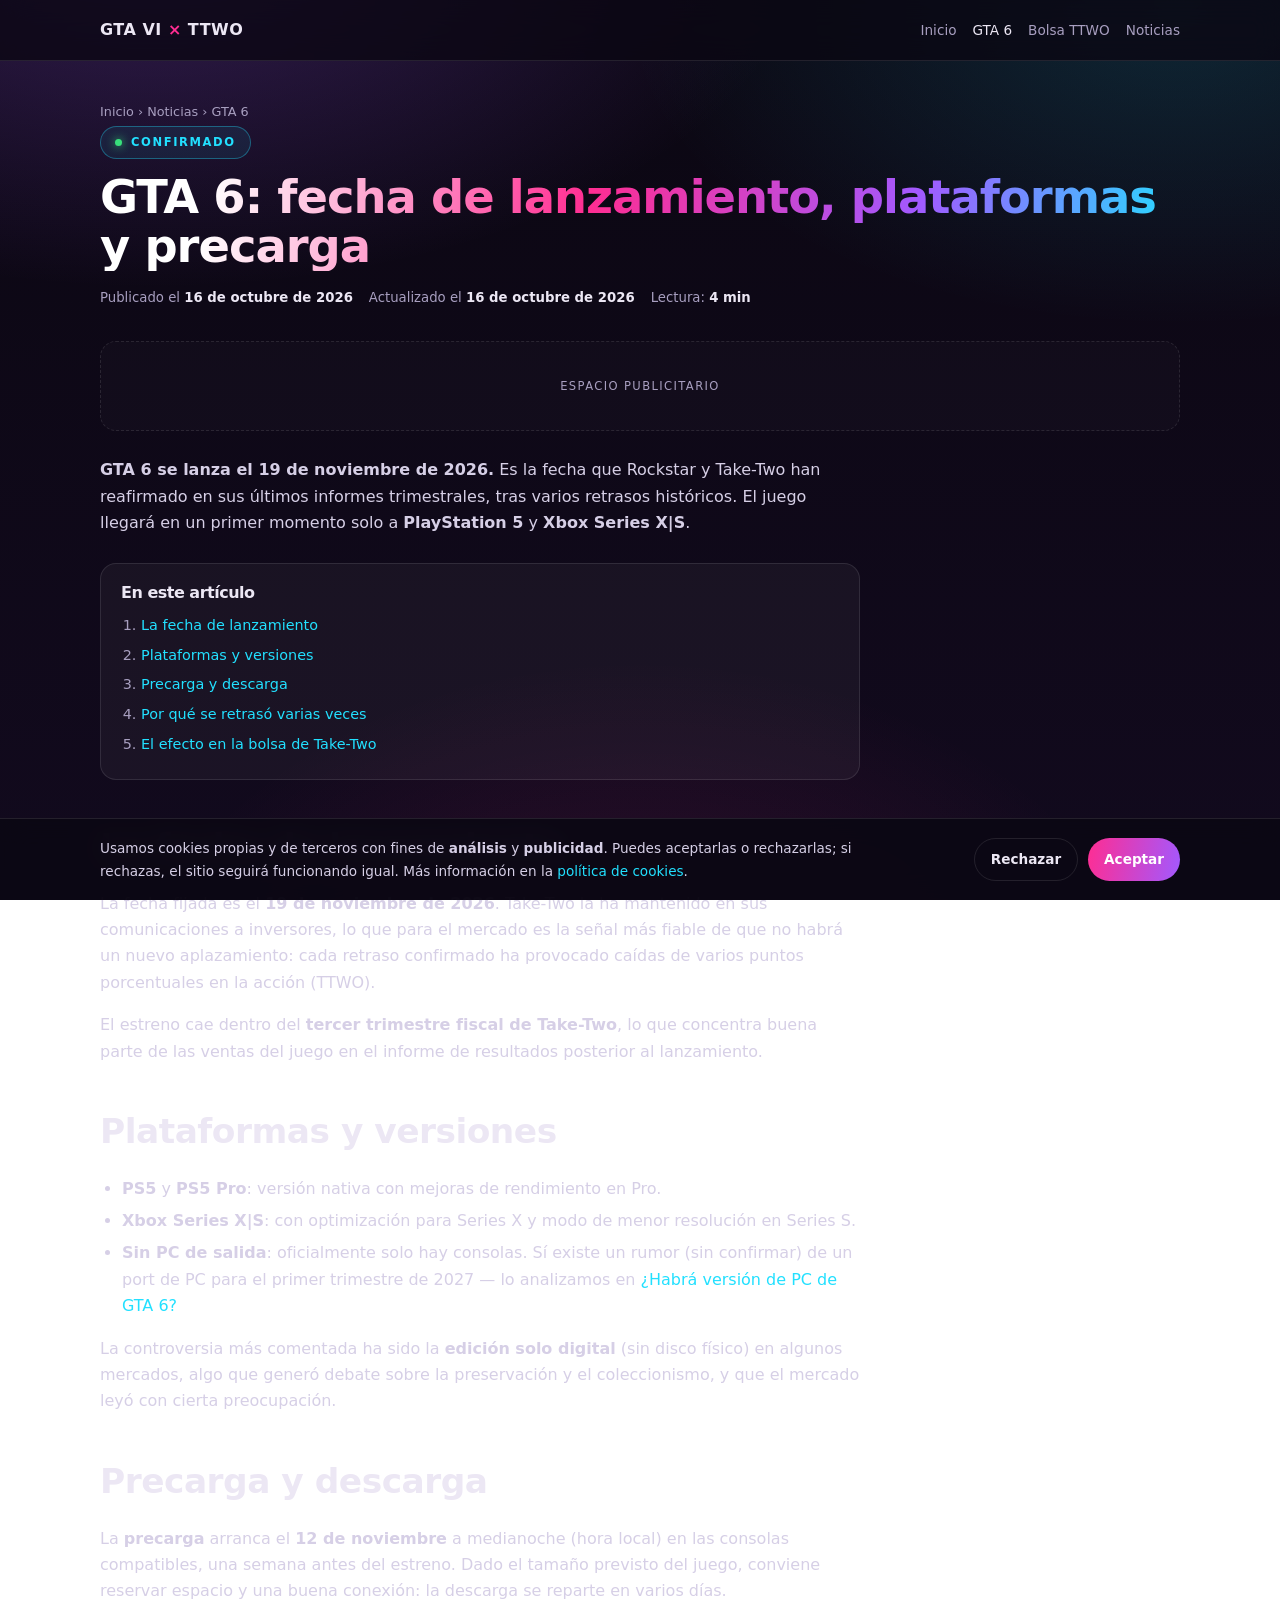
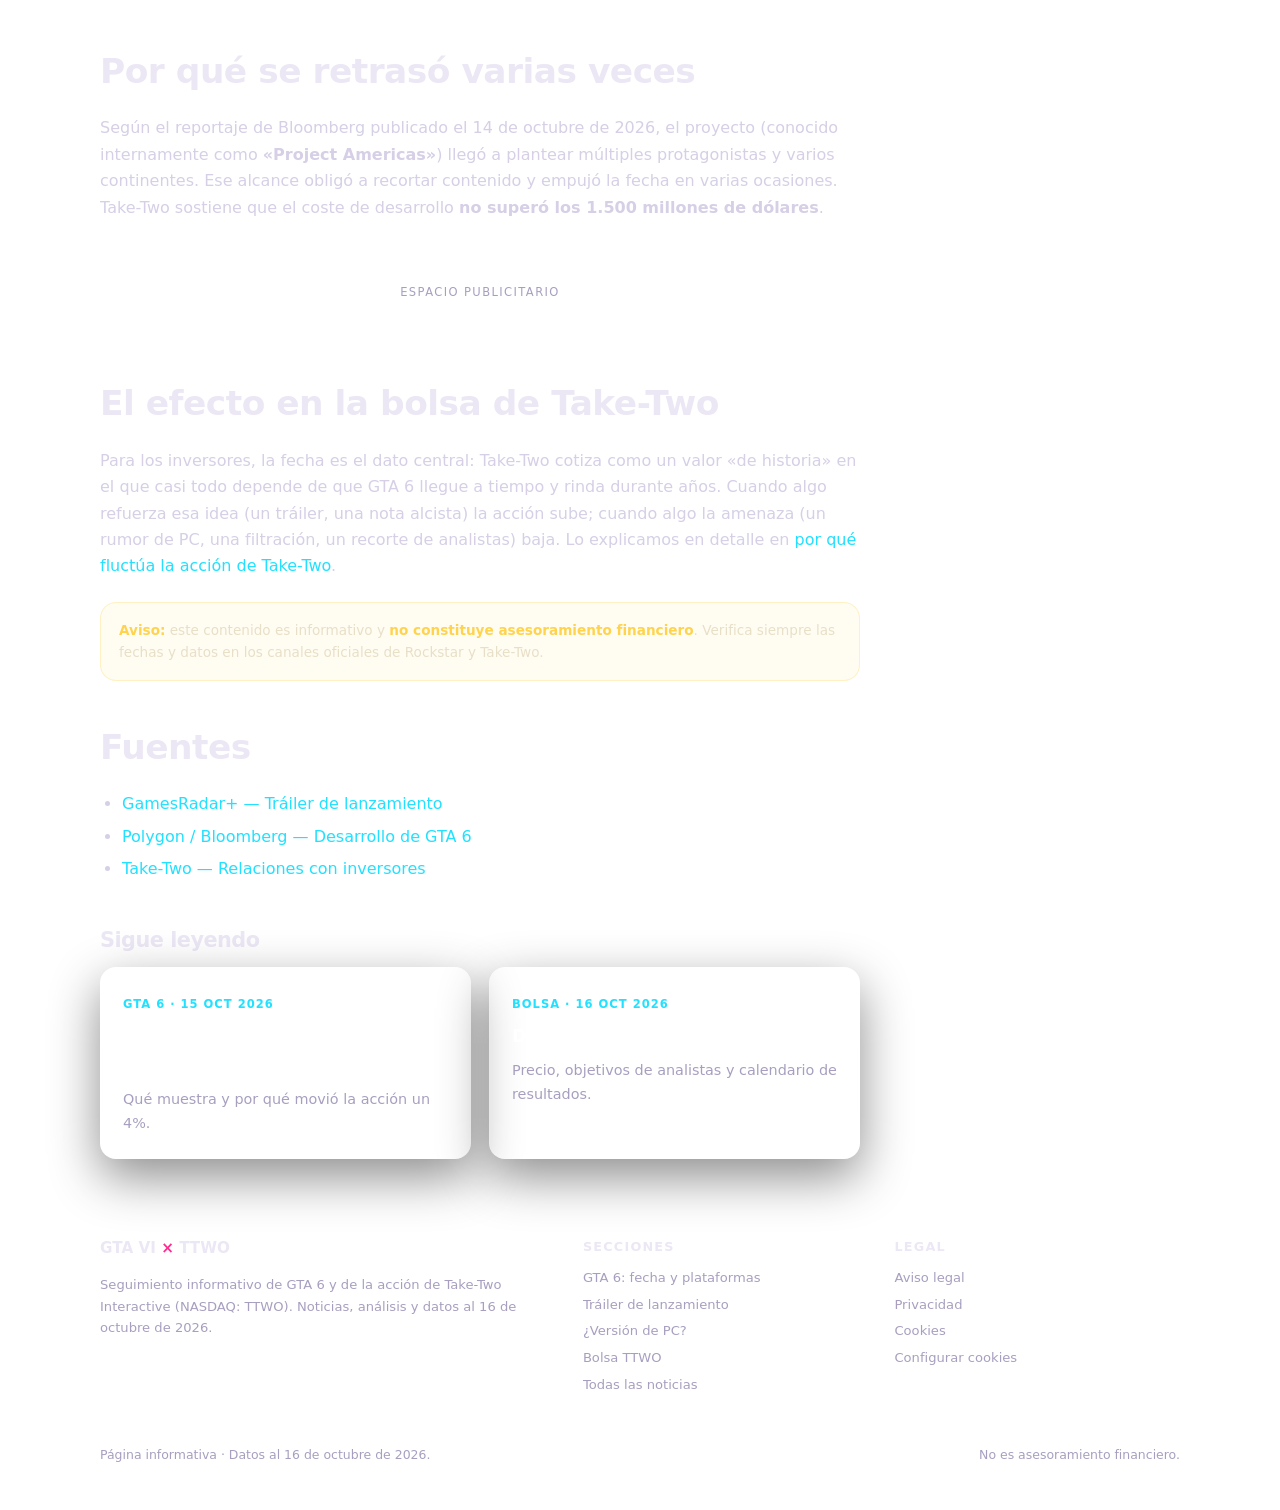
<file: gta-6/fecha-de-lanzamiento.html>
<!DOCTYPE html>
<html lang="es">
<head>
<meta charset="UTF-8">
<meta name="viewport" content="width=device-width, initial-scale=1.0">
<title>GTA 6: fecha de lanzamiento, plataformas y precarga (2026)</title>
<meta name="description" content="Fecha confirmada de GTA 6: 19 de noviembre de 2026 en PS5 y Xbox Series X|S, con precarga desde el 12 de noviembre. Plataformas, ediciones y qué se sabe.">
<link rel="canonical" href="https://lobato18.github.io/gta6-take-two/gta-6/fecha-de-lanzamiento.html">
<meta name="robots" content="index,follow,max-image-preview:large">
<meta name="theme-color" content="#0b0712">
<link rel="icon" type="image/svg+xml" href="../assets/favicon.svg">
<meta property="og:type" content="article">
<meta property="og:site_name" content="GTA 6 × TTWO">
<meta property="og:title" content="GTA 6: fecha de lanzamiento, plataformas y precarga">
<meta property="og:description" content="El 19 de noviembre de 2026 en PS5 y Xbox Series X|S, con precarga desde el 12 de noviembre.">
<meta property="og:url" content="https://lobato18.github.io/gta6-take-two/gta-6/fecha-de-lanzamiento.html">
<meta property="og:locale" content="es_ES">
<meta name="twitter:card" content="summary">
<link rel="stylesheet" href="../assets/css/site.css">
<script>window.SITE_BASE="../";</script>
<script defer src="../assets/js/config.js"></script>
<script defer src="../assets/js/consent.js"></script>
<script defer src="../assets/js/analytics.js"></script>
<script defer src="../assets/js/ads.js"></script>
<script type="application/ld+json">
{
  "@context":"https://schema.org",
  "@type":"NewsArticle",
  "headline":"GTA 6: fecha de lanzamiento, plataformas y precarga",
  "datePublished":"2026-10-16",
  "dateModified":"2026-10-16",
  "inLanguage":"es-ES",
  "author":{"@type":"Organization","name":"GTA 6 × TTWO"},
  "publisher":{"@type":"Organization","name":"GTA 6 × TTWO"},
  "mainEntityOfPage":"https://lobato18.github.io/gta6-take-two/gta-6/fecha-de-lanzamiento.html",
  "description":"Fecha confirmada de GTA 6: 19 de noviembre de 2026 en PS5 y Xbox Series X|S, con precarga desde el 12 de noviembre."
}
</script>
</head>
<body>
<a class="skip-link" href="#main">Saltar al contenido</a>

<nav>
  <div class="wrap">
    <a class="brand" href="../index.html" style="color:inherit">GTA&nbsp;VI <span>×</span> TTWO</a>
    <div class="links">
      <a href="../index.html">Inicio</a>
      <a href="../gta-6/fecha-de-lanzamiento.html" aria-current="page">GTA 6</a>
      <a href="../bolsa/ttwo-volatilidad.html">Bolsa TTWO</a>
      <a href="../noticias/index.html">Noticias</a>
    </div>
  </div>
</nav>

<main id="main">
<header class="article-hero">
  <div class="wrap">
    <p class="breadcrumb"><a href="../index.html">Inicio</a> › <a href="../noticias/index.html">Noticias</a> › GTA 6</p>
    <span class="kicker"><span class="dot"></span> Confirmado</span>
    <h1>GTA 6: fecha de lanzamiento, plataformas y precarga</h1>
    <div class="article-meta">
      <span>Publicado el <b>16 de octubre de 2026</b></span>
      <span>Actualizado el <b>16 de octubre de 2026</b></span>
      <span>Lectura: <b>4 min</b></span>
    </div>
  </div>
</header>

<div class="wrap"><div class="ad" data-slot="top"><div class="ad-inner">Espacio publicitario</div></div></div>

<div class="wrap">
  <article class="article-body">
    <p><b>GTA 6 se lanza el 19 de noviembre de 2026.</b> Es la fecha que Rockstar y Take-Two han reafirmado en sus últimos informes trimestrales, tras varios retrasos históricos. El juego llegará en un primer momento solo a <b>PlayStation 5</b> y <b>Xbox Series X|S</b>.</p>

    <div class="toc">
      <h2>En este artículo</h2>
      <ol>
        <li><a href="#fecha">La fecha de lanzamiento</a></li>
        <li><a href="#plataformas">Plataformas y versiones</a></li>
        <li><a href="#precarga">Precarga y descarga</a></li>
        <li><a href="#retrasos">Por qué se retrasó varias veces</a></li>
        <li><a href="#bolsa">El efecto en la bolsa de Take-Two</a></li>
      </ol>
    </div>

    <h2 id="fecha">La fecha de lanzamiento</h2>
    <p>La fecha fijada es el <b>19 de noviembre de 2026</b>. Take-Two la ha mantenido en sus comunicaciones a inversores, lo que para el mercado es la señal más fiable de que no habrá un nuevo aplazamiento: cada retraso confirmado ha provocado caídas de varios puntos porcentuales en la acción (TTWO).</p>
    <p>El estreno cae dentro del <b>tercer trimestre fiscal de Take-Two</b>, lo que concentra buena parte de las ventas del juego en el informe de resultados posterior al lanzamiento.</p>

    <h2 id="plataformas">Plataformas y versiones</h2>
    <ul>
      <li><b>PS5</b> y <b>PS5 Pro</b>: versión nativa con mejoras de rendimiento en Pro.</li>
      <li><b>Xbox Series X|S</b>: con optimización para Series X y modo de menor resolución en Series S.</li>
      <li><b>Sin PC de salida</b>: oficialmente solo hay consolas. Sí existe un rumor (sin confirmar) de un port de PC para el primer trimestre de 2027 — lo analizamos en <a href="version-pc.html">¿Habrá versión de PC de GTA 6?</a></li>
    </ul>
    <p>La controversia más comentada ha sido la <b>edición solo digital</b> (sin disco físico) en algunos mercados, algo que generó debate sobre la preservación y el coleccionismo, y que el mercado leyó con cierta preocupación.</p>

    <h2 id="precarga">Precarga y descarga</h2>
    <p>La <b>precarga</b> arranca el <b>12 de noviembre</b> a medianoche (hora local) en las consolas compatibles, una semana antes del estreno. Dado el tamaño previsto del juego, conviene reservar espacio y una buena conexión: la descarga se reparte en varios días.</p>

    <h2 id="retrasos">Por qué se retrasó varias veces</h2>
    <p>Según el reportaje de Bloomberg publicado el 14 de octubre de 2026, el proyecto (conocido internamente como <b>«Project Americas»</b>) llegó a plantear múltiples protagonistas y varios continentes. Ese alcance obligó a recortar contenido y empujó la fecha en varias ocasiones. Take-Two sostiene que el coste de desarrollo <b>no superó los 1.500 millones de dólares</b>.</p>

    <div class="ad" data-slot="mid"><div class="ad-inner">Espacio publicitario</div></div>

    <h2 id="bolsa">El efecto en la bolsa de Take-Two</h2>
    <p>Para los inversores, la fecha es el dato central: Take-Two cotiza como un valor «de historia» en el que casi todo depende de que GTA 6 llegue a tiempo y rinda durante años. Cuando algo refuerza esa idea (un tráiler, una nota alcista) la acción sube; cuando algo la amenaza (un rumor de PC, una filtración, un recorte de analistas) baja. Lo explicamos en detalle en <a href="../bolsa/ttwo-volatilidad.html">por qué fluctúa la acción de Take-Two</a>.</p>

    <div class="note">
      <b>Aviso:</b> este contenido es informativo y <b>no constituye asesoramiento financiero</b>. Verifica siempre las fechas y datos en los canales oficiales de Rockstar y Take-Two.
    </div>

    <h2>Fuentes</h2>
    <ul>
      <li><a href="https://www.gamesradar.com/games/grand-theft-auto/gta-6-launch-trailer/" target="_blank" rel="noopener nofollow">GamesRadar+ — Tráiler de lanzamiento</a></li>
      <li><a href="https://www.polygon.com/gta-6-bloomberg-jason-rockstar-development/" target="_blank" rel="noopener nofollow">Polygon / Bloomberg — Desarrollo de GTA 6</a></li>
      <li><a href="http://www.take2games.com/ir/stock" target="_blank" rel="noopener nofollow">Take-Two — Relaciones con inversores</a></li>
    </ul>

    <div class="related">
      <h2>Sigue leyendo</h2>
      <div class="posts">
        <a class="post" href="trailer-de-lanzamiento.html">
          <span class="pdate">GTA 6 · 15 oct 2026</span>
          <h3>El tráiler de lanzamiento de GTA 6</h3>
          <p>Qué muestra y por qué movió la acción un 4%.</p>
        </a>
        <a class="post" href="../bolsa/datos-clave-ttwo.html">
          <span class="pdate">Bolsa · 16 oct 2026</span>
          <h3>Datos clave de TTWO</h3>
          <p>Precio, objetivos de analistas y calendario de resultados.</p>
        </a>
      </div>
    </div>
  </article>
</div>
</main>

<footer>
  <div class="wrap">
    <div class="cols">
      <div>
        <div class="brandline">GTA&nbsp;VI <span>×</span> TTWO</div>
        <p>Seguimiento informativo de GTA 6 y de la acción de Take-Two Interactive (NASDAQ: TTWO). Noticias, análisis y datos al 16 de octubre de 2026.</p>
      </div>
      <div>
        <h4>Secciones</h4>
        <ul>
          <li><a href="../gta-6/fecha-de-lanzamiento.html">GTA 6: fecha y plataformas</a></li>
          <li><a href="../gta-6/trailer-de-lanzamiento.html">Tráiler de lanzamiento</a></li>
          <li><a href="../gta-6/version-pc.html">¿Versión de PC?</a></li>
          <li><a href="../bolsa/ttwo-volatilidad.html">Bolsa TTWO</a></li>
          <li><a href="../noticias/index.html">Todas las noticias</a></li>
        </ul>
      </div>
      <div>
        <h4>Legal</h4>
        <ul>
          <li><a href="../legal/aviso-legal.html">Aviso legal</a></li>
          <li><a href="../legal/privacidad.html">Privacidad</a></li>
          <li><a href="../legal/cookies.html">Cookies</a></li>
          <li><a href="#" data-cookie-settings>Configurar cookies</a></li>
        </ul>
      </div>
    </div>
    <div class="bottom">
      <span>Página informativa · Datos al 16 de octubre de 2026.</span>
      <span>No es asesoramiento financiero.</span>
    </div>
  </div>
</footer>
</body>
</html>
</file>
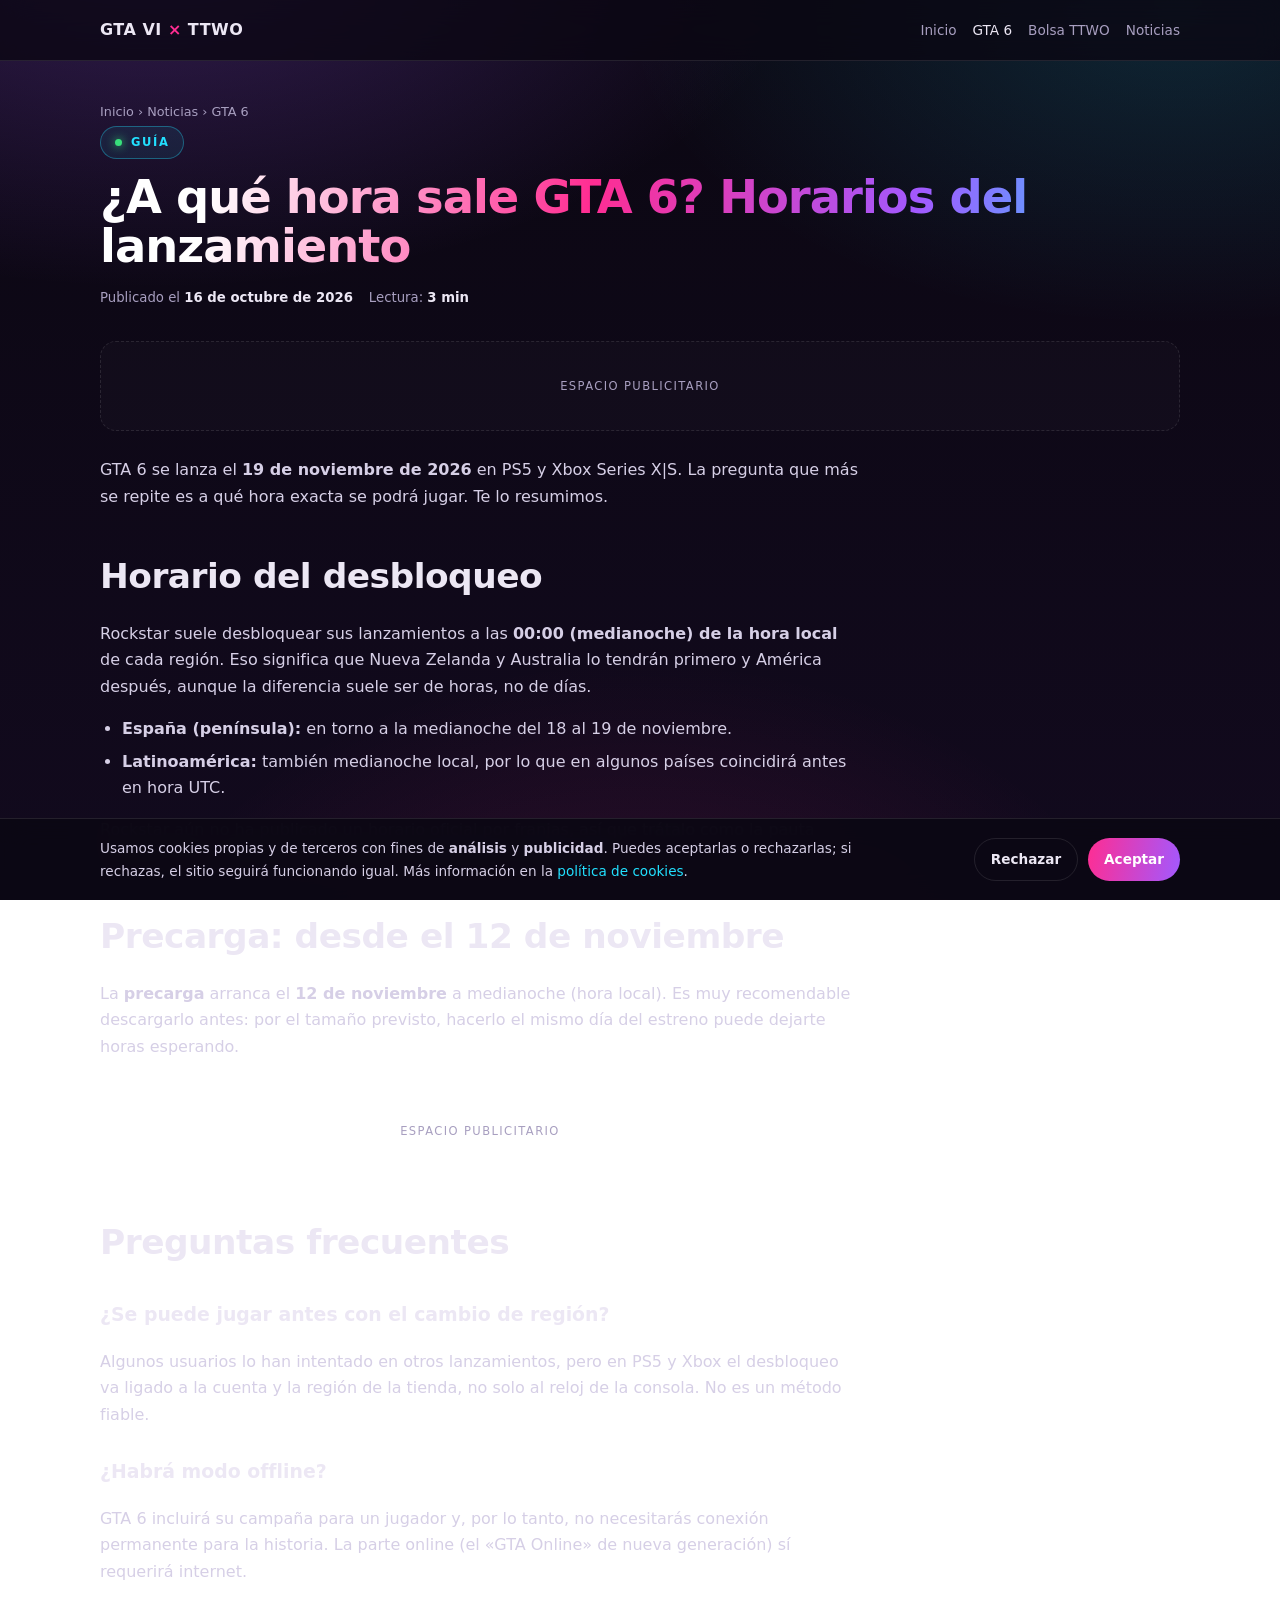
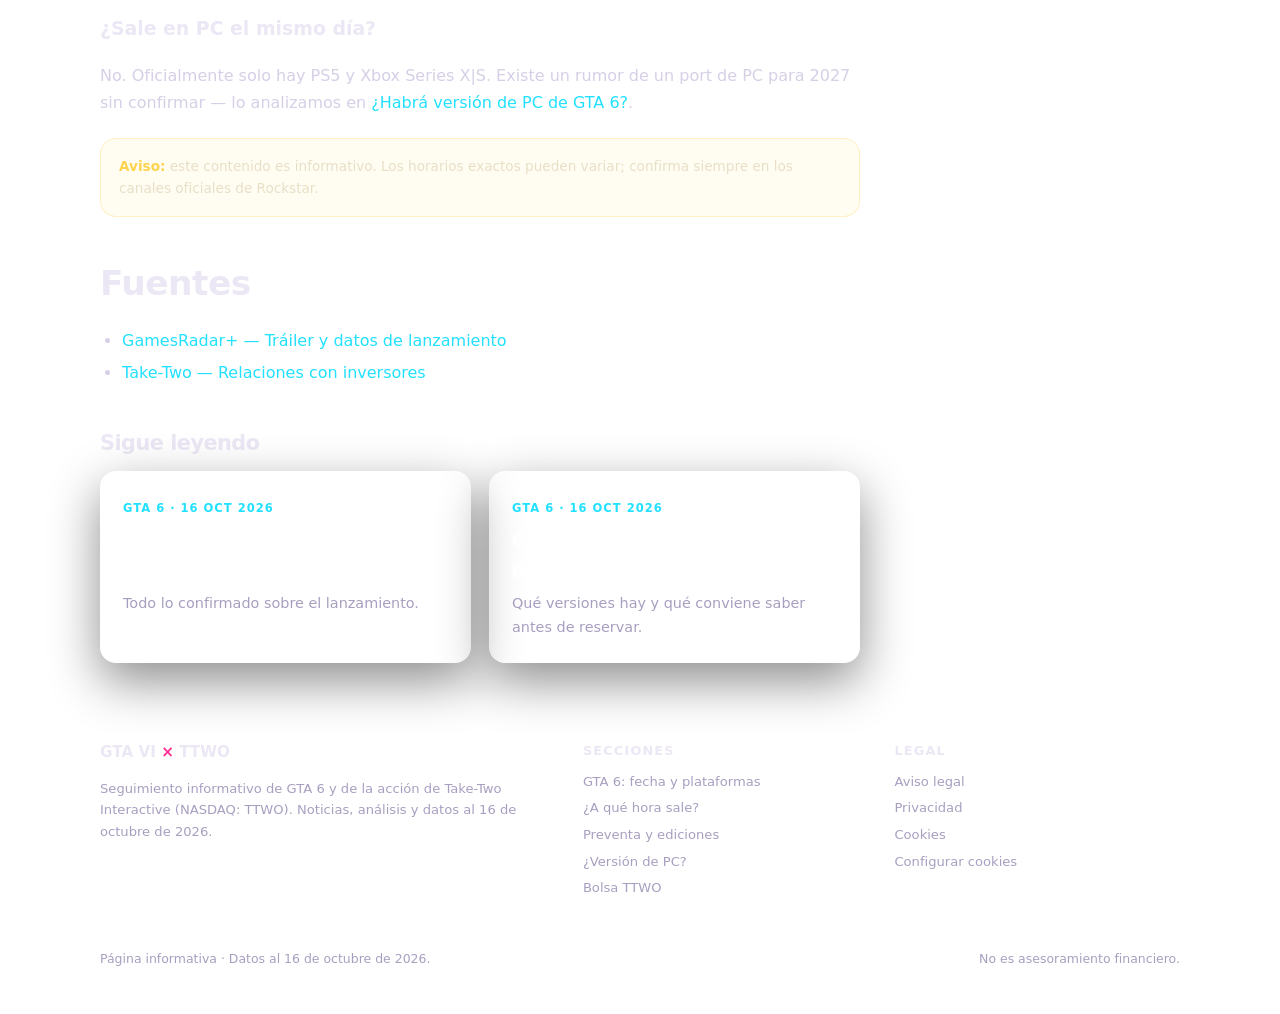
<file: gta-6/hora-de-lanzamiento.html>
<!DOCTYPE html>
<html lang="es">
<head>
<meta charset="UTF-8">
<meta name="viewport" content="width=device-width, initial-scale=1.0">
<title>¿A qué hora sale GTA 6? Horarios del lanzamiento (19 nov 2026)</title>
<meta name="description" content="¿A qué hora se desbloquea GTA 6 el 19 de noviembre de 2026? Horarios por zonas, precarga del 12 de noviembre y qué hacer si no aparece el botón de jugar.">
<link rel="canonical" href="https://lobato18.github.io/gta6-take-two/gta-6/hora-de-lanzamiento.html">
<meta name="robots" content="index,follow,max-image-preview:large">
<meta name="theme-color" content="#0b0712">
<link rel="icon" type="image/svg+xml" href="../assets/favicon.svg">
<meta property="og:type" content="article">
<meta property="og:site_name" content="GTA 6 × TTWO">
<meta property="og:title" content="¿A qué hora sale GTA 6?">
<meta property="og:description" content="Horarios del lanzamiento del 19 de noviembre de 2026 y precarga desde el 12.">
<meta property="og:url" content="https://lobato18.github.io/gta6-take-two/gta-6/hora-de-lanzamiento.html">
<meta property="og:locale" content="es_ES">
<meta name="twitter:card" content="summary">
<link rel="stylesheet" href="../assets/css/site.css">
<script>window.SITE_BASE="../";</script>
<script defer src="../assets/js/config.js"></script>
<script defer src="../assets/js/consent.js"></script>
<script defer src="../assets/js/analytics.js"></script>
<script defer src="../assets/js/ads.js"></script>
<script type="application/ld+json">
{
  "@context":"https://schema.org",
  "@type":"FAQPage",
  "mainEntity":[
    {"@type":"Question","name":"¿Cuándo sale GTA 6?","acceptedAnswer":{"@type":"Answer","text":"El 19 de noviembre de 2026 en PS5 y Xbox Series X|S."}},
    {"@type":"Question","name":"¿Cuándo empieza la precarga de GTA 6?","acceptedAnswer":{"@type":"Answer","text":"La precarga comienza el 12 de noviembre de 2026 a medianoche (hora local)."}},
    {"@type":"Question","name":"¿Sale GTA 6 en PC?","acceptedAnswer":{"@type":"Answer","text":"Oficialmente no. Solo hay anunciadas las versiones de PS5 y Xbox Series X|S."}}
  ]
}
</script>
</head>
<body>
<a class="skip-link" href="#main">Saltar al contenido</a>

<nav>
  <div class="wrap">
    <a class="brand" href="../index.html" style="color:inherit">GTA&nbsp;VI <span>×</span> TTWO</a>
    <div class="links">
      <a href="../index.html">Inicio</a>
      <a href="../gta-6/fecha-de-lanzamiento.html" aria-current="page">GTA 6</a>
      <a href="../bolsa/ttwo-volatilidad.html">Bolsa TTWO</a>
      <a href="../noticias/index.html">Noticias</a>
    </div>
  </div>
</nav>

<main id="main">
<header class="article-hero">
  <div class="wrap">
    <p class="breadcrumb"><a href="../index.html">Inicio</a> › <a href="../noticias/index.html">Noticias</a> › GTA 6</p>
    <span class="kicker"><span class="dot"></span> Guía</span>
    <h1>¿A qué hora sale GTA 6? Horarios del lanzamiento</h1>
    <div class="article-meta">
      <span>Publicado el <b>16 de octubre de 2026</b></span>
      <span>Lectura: <b>3 min</b></span>
    </div>
  </div>
</header>

<div class="wrap"><div class="ad" data-slot="top"><div class="ad-inner">Espacio publicitario</div></div></div>

<div class="wrap">
  <article class="article-body">
    <p>GTA 6 se lanza el <b>19 de noviembre de 2026</b> en PS5 y Xbox Series X|S. La pregunta que más se repite es a qué hora exacta se podrá jugar. Te lo resumimos.</p>

    <h2>Horario del desbloqueo</h2>
    <p>Rockstar suele desbloquear sus lanzamientos a las <b>00:00 (medianoche) de la hora local</b> de cada región. Eso significa que Nueva Zelanda y Australia lo tendrán primero y América después, aunque la diferencia suele ser de horas, no de días.</p>
    <ul>
      <li><b>España (península):</b> en torno a la medianoche del 18 al 19 de noviembre.</li>
      <li><b>Latinoamérica:</b> también medianoche local, por lo que en algunos países coincidirá antes en hora UTC.</li>
    </ul>
    <p>Rockstar aún no ha publicado un horario oficial por franjas, así que trátalo como la pauta habitual de sus estrenos. Si cambia, actualizaremos esta página.</p>

    <h2>Precarga: desde el 12 de noviembre</h2>
    <p>La <b>precarga</b> arranca el <b>12 de noviembre</b> a medianoche (hora local). Es muy recomendable descargarlo antes: por el tamaño previsto, hacerlo el mismo día del estreno puede dejarte horas esperando.</p>

    <div class="ad" data-slot="mid"><div class="ad-inner">Espacio publicitario</div></div>

    <h2>Preguntas frecuentes</h2>
    <h3>¿Se puede jugar antes con el cambio de región?</h3>
    <p>Algunos usuarios lo han intentado en otros lanzamientos, pero en PS5 y Xbox el desbloqueo va ligado a la cuenta y la región de la tienda, no solo al reloj de la consola. No es un método fiable.</p>

    <h3>¿Habrá modo offline?</h3>
    <p>GTA 6 incluirá su campaña para un jugador y, por lo tanto, no necesitarás conexión permanente para la historia. La parte online (el «GTA Online» de nueva generación) sí requerirá internet.</p>

    <h3>¿Sale en PC el mismo día?</h3>
    <p>No. Oficialmente solo hay PS5 y Xbox Series X|S. Existe un rumor de un port de PC para 2027 sin confirmar — lo analizamos en <a href="version-pc.html">¿Habrá versión de PC de GTA 6?</a>.</p>

    <div class="note">
      <b>Aviso:</b> este contenido es informativo. Los horarios exactos pueden variar; confirma siempre en los canales oficiales de Rockstar.
    </div>

    <h2>Fuentes</h2>
    <ul>
      <li><a href="https://www.gamesradar.com/games/grand-theft-auto/gta-6-launch-trailer/" target="_blank" rel="noopener nofollow">GamesRadar+ — Tráiler y datos de lanzamiento</a></li>
      <li><a href="http://www.take2games.com/ir/stock" target="_blank" rel="noopener nofollow">Take-Two — Relaciones con inversores</a></li>
    </ul>

    <div class="related">
      <h2>Sigue leyendo</h2>
      <div class="posts">
        <a class="post" href="fecha-de-lanzamiento.html">
          <span class="pdate">GTA 6 · 16 oct 2026</span>
          <h3>GTA 6: fecha, plataformas y precarga</h3>
          <p>Todo lo confirmado sobre el lanzamiento.</p>
        </a>
        <a class="post" href="preventa-ediciones.html">
          <span class="pdate">GTA 6 · 16 oct 2026</span>
          <h3>GTA 6: preventa, ediciones y precio</h3>
          <p>Qué versiones hay y qué conviene saber antes de reservar.</p>
        </a>
      </div>
    </div>
  </article>
</div>
</main>

<footer>
  <div class="wrap">
    <div class="cols">
      <div>
        <div class="brandline">GTA&nbsp;VI <span>×</span> TTWO</div>
        <p>Seguimiento informativo de GTA 6 y de la acción de Take-Two Interactive (NASDAQ: TTWO). Noticias, análisis y datos al 16 de octubre de 2026.</p>
      </div>
      <div>
        <h4>Secciones</h4>
        <ul>
          <li><a href="../gta-6/fecha-de-lanzamiento.html">GTA 6: fecha y plataformas</a></li>
          <li><a href="../gta-6/hora-de-lanzamiento.html">¿A qué hora sale?</a></li>
          <li><a href="../gta-6/preventa-ediciones.html">Preventa y ediciones</a></li>
          <li><a href="../gta-6/version-pc.html">¿Versión de PC?</a></li>
          <li><a href="../bolsa/ttwo-volatilidad.html">Bolsa TTWO</a></li>
        </ul>
      </div>
      <div>
        <h4>Legal</h4>
        <ul>
          <li><a href="../legal/aviso-legal.html">Aviso legal</a></li>
          <li><a href="../legal/privacidad.html">Privacidad</a></li>
          <li><a href="../legal/cookies.html">Cookies</a></li>
          <li><a href="#" data-cookie-settings>Configurar cookies</a></li>
        </ul>
      </div>
    </div>
    <div class="bottom">
      <span>Página informativa · Datos al 16 de octubre de 2026.</span>
      <span>No es asesoramiento financiero.</span>
    </div>
  </div>
</footer>
</body>
</html>
</file>
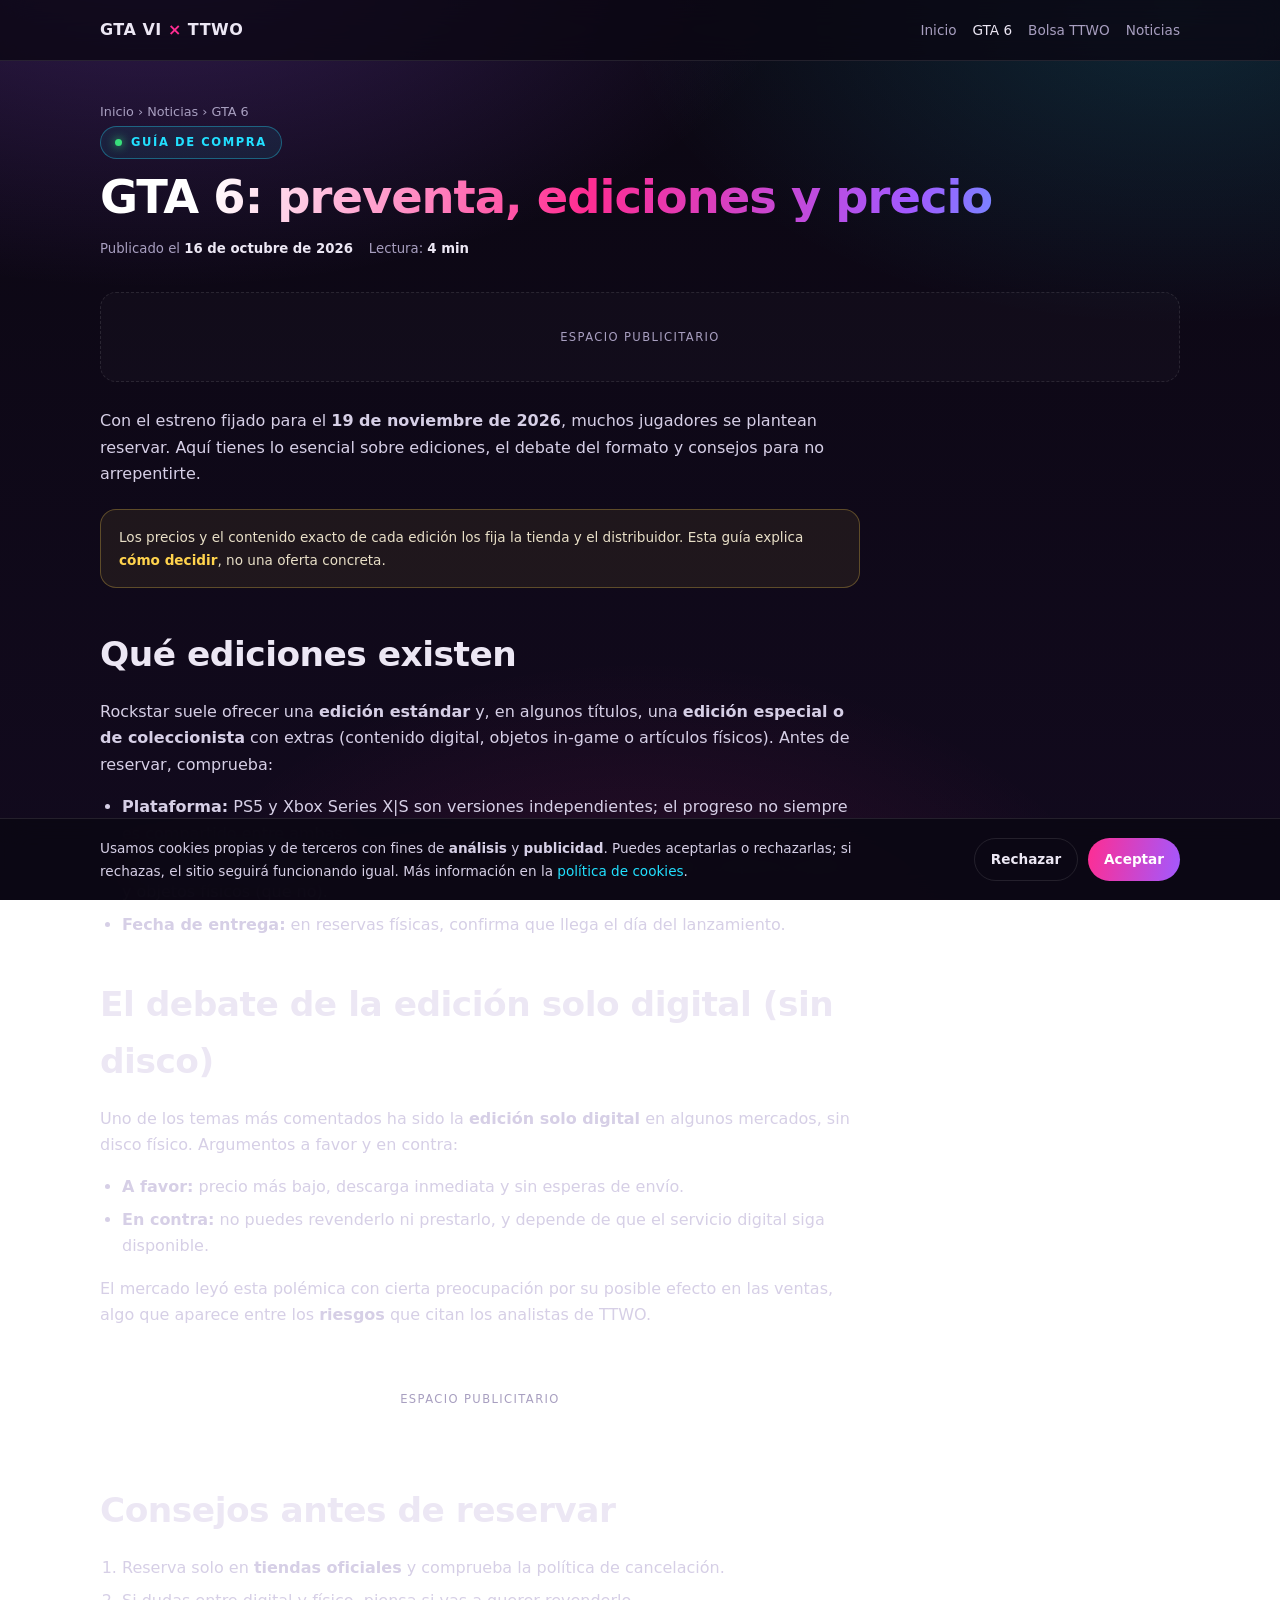
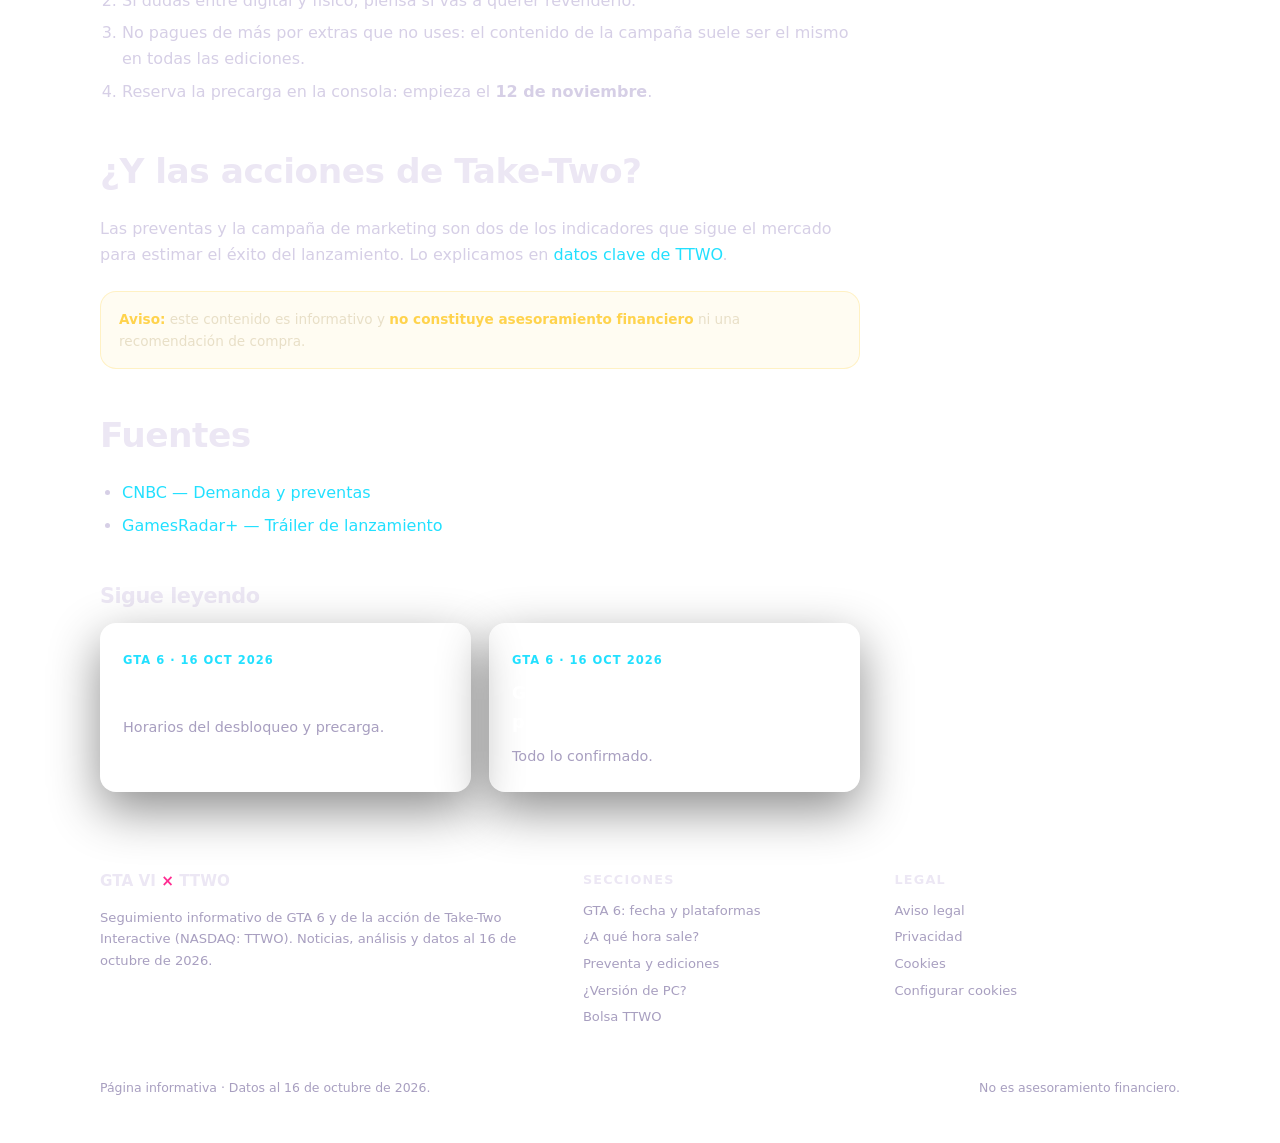
<file: gta-6/preventa-ediciones.html>
<!DOCTYPE html>
<html lang="es">
<head>
<meta charset="UTF-8">
<meta name="viewport" content="width=device-width, initial-scale=1.0">
<title>GTA 6: preventa, ediciones y precio — qué saber antes de reservar</title>
<meta name="description" content="Guía de preventa de GTA 6: ediciones disponibles, el debate de la edición solo digital (sin disco) y consejos antes de reservar para PS5 y Xbox Series X|S.">
<link rel="canonical" href="https://lobato18.github.io/gta6-take-two/gta-6/preventa-ediciones.html">
<meta name="robots" content="index,follow,max-image-preview:large">
<meta name="theme-color" content="#0b0712">
<link rel="icon" type="image/svg+xml" href="../assets/favicon.svg">
<meta property="og:type" content="article">
<meta property="og:site_name" content="GTA 6 × TTWO">
<meta property="og:title" content="GTA 6: preventa, ediciones y precio">
<meta property="og:description" content="Ediciones, el debate de la edición digital y consejos antes de reservar.">
<meta property="og:url" content="https://lobato18.github.io/gta6-take-two/gta-6/preventa-ediciones.html">
<meta property="og:locale" content="es_ES">
<meta name="twitter:card" content="summary">
<link rel="stylesheet" href="../assets/css/site.css">
<script>window.SITE_BASE="../";</script>
<script defer src="../assets/js/config.js"></script>
<script defer src="../assets/js/consent.js"></script>
<script defer src="../assets/js/analytics.js"></script>
<script defer src="../assets/js/ads.js"></script>
<script type="application/ld+json">
{
  "@context":"https://schema.org",
  "@type":"NewsArticle",
  "headline":"GTA 6: preventa, ediciones y precio",
  "datePublished":"2026-10-16",
  "dateModified":"2026-10-16",
  "inLanguage":"es-ES",
  "author":{"@type":"Organization","name":"GTA 6 × TTWO"},
  "publisher":{"@type":"Organization","name":"GTA 6 × TTWO"},
  "mainEntityOfPage":"https://lobato18.github.io/gta6-take-two/gta-6/preventa-ediciones.html"
}
</script>
</head>
<body>
<a class="skip-link" href="#main">Saltar al contenido</a>

<nav>
  <div class="wrap">
    <a class="brand" href="../index.html" style="color:inherit">GTA&nbsp;VI <span>×</span> TTWO</a>
    <div class="links">
      <a href="../index.html">Inicio</a>
      <a href="../gta-6/fecha-de-lanzamiento.html" aria-current="page">GTA 6</a>
      <a href="../bolsa/ttwo-volatilidad.html">Bolsa TTWO</a>
      <a href="../noticias/index.html">Noticias</a>
    </div>
  </div>
</nav>

<main id="main">
<header class="article-hero">
  <div class="wrap">
    <p class="breadcrumb"><a href="../index.html">Inicio</a> › <a href="../noticias/index.html">Noticias</a> › GTA 6</p>
    <span class="kicker"><span class="dot"></span> Guía de compra</span>
    <h1>GTA 6: preventa, ediciones y precio</h1>
    <div class="article-meta">
      <span>Publicado el <b>16 de octubre de 2026</b></span>
      <span>Lectura: <b>4 min</b></span>
    </div>
  </div>
</header>

<div class="wrap"><div class="ad" data-slot="top"><div class="ad-inner">Espacio publicitario</div></div></div>

<div class="wrap">
  <article class="article-body">
    <p>Con el estreno fijado para el <b>19 de noviembre de 2026</b>, muchos jugadores se plantean reservar. Aquí tienes lo esencial sobre ediciones, el debate del formato y consejos para no arrepentirte.</p>

    <div class="note">
      Los precios y el contenido exacto de cada edición los fija la tienda y el distribuidor. Esta guía explica <b>cómo decidir</b>, no una oferta concreta.
    </div>

    <h2>Qué ediciones existen</h2>
    <p>Rockstar suele ofrecer una <b>edición estándar</b> y, en algunos títulos, una <b>edición especial o de coleccionista</b> con extras (contenido digital, objetos in-game o artículos físicos). Antes de reservar, comprueba:</p>
    <ul>
      <li><b>Plataforma:</b> PS5 y Xbox Series X|S son versiones independientes; el progreso no siempre es compartido entre ambas.</li>
      <li><b>Contenido incluido:</b> distingue entre extras <i>in-game</i> (que suelen poder comprarse aparte) y objetos físicos (que no).</li>
      <li><b>Fecha de entrega:</b> en reservas físicas, confirma que llega el día del lanzamiento.</li>
    </ul>

    <h2>El debate de la edición solo digital (sin disco)</h2>
    <p>Uno de los temas más comentados ha sido la <b>edición solo digital</b> en algunos mercados, sin disco físico. Argumentos a favor y en contra:</p>
    <ul>
      <li><b>A favor:</b> precio más bajo, descarga inmediata y sin esperas de envío.</li>
      <li><b>En contra:</b> no puedes revenderlo ni prestarlo, y depende de que el servicio digital siga disponible.</li>
    </ul>
    <p>El mercado leyó esta polémica con cierta preocupación por su posible efecto en las ventas, algo que aparece entre los <b>riesgos</b> que citan los analistas de TTWO.</p>

    <div class="ad" data-slot="mid"><div class="ad-inner">Espacio publicitario</div></div>

    <h2>Consejos antes de reservar</h2>
    <ol>
      <li>Reserva solo en <b>tiendas oficiales</b> y comprueba la política de cancelación.</li>
      <li>Si dudas entre digital y físico, piensa si vas a querer revenderlo.</li>
      <li>No pagues de más por extras que no uses: el contenido de la campaña suele ser el mismo en todas las ediciones.</li>
      <li>Reserva la precarga en la consola: empieza el <b>12 de noviembre</b>.</li>
    </ol>

    <h2>¿Y las acciones de Take-Two?</h2>
    <p>Las preventas y la campaña de marketing son dos de los indicadores que sigue el mercado para estimar el éxito del lanzamiento. Lo explicamos en <a href="../bolsa/datos-clave-ttwo.html">datos clave de TTWO</a>.</p>

    <div class="note">
      <b>Aviso:</b> este contenido es informativo y <b>no constituye asesoramiento financiero</b> ni una recomendación de compra.
    </div>

    <h2>Fuentes</h2>
    <ul>
      <li><a href="https://www.cnbc.com/2026/08/28/gta-6-preview-netflix.html" target="_blank" rel="noopener nofollow">CNBC — Demanda y preventas</a></li>
      <li><a href="https://www.gamesradar.com/games/grand-theft-auto/gta-6-launch-trailer/" target="_blank" rel="noopener nofollow">GamesRadar+ — Tráiler de lanzamiento</a></li>
    </ul>

    <div class="related">
      <h2>Sigue leyendo</h2>
      <div class="posts">
        <a class="post" href="hora-de-lanzamiento.html">
          <span class="pdate">GTA 6 · 16 oct 2026</span>
          <h3>¿A qué hora sale GTA 6?</h3>
          <p>Horarios del desbloqueo y precarga.</p>
        </a>
        <a class="post" href="fecha-de-lanzamiento.html">
          <span class="pdate">GTA 6 · 16 oct 2026</span>
          <h3>GTA 6: fecha, plataformas y precarga</h3>
          <p>Todo lo confirmado.</p>
        </a>
      </div>
    </div>
  </article>
</div>
</main>

<footer>
  <div class="wrap">
    <div class="cols">
      <div>
        <div class="brandline">GTA&nbsp;VI <span>×</span> TTWO</div>
        <p>Seguimiento informativo de GTA 6 y de la acción de Take-Two Interactive (NASDAQ: TTWO). Noticias, análisis y datos al 16 de octubre de 2026.</p>
      </div>
      <div>
        <h4>Secciones</h4>
        <ul>
          <li><a href="../gta-6/fecha-de-lanzamiento.html">GTA 6: fecha y plataformas</a></li>
          <li><a href="../gta-6/hora-de-lanzamiento.html">¿A qué hora sale?</a></li>
          <li><a href="../gta-6/preventa-ediciones.html">Preventa y ediciones</a></li>
          <li><a href="../gta-6/version-pc.html">¿Versión de PC?</a></li>
          <li><a href="../bolsa/ttwo-volatilidad.html">Bolsa TTWO</a></li>
        </ul>
      </div>
      <div>
        <h4>Legal</h4>
        <ul>
          <li><a href="../legal/aviso-legal.html">Aviso legal</a></li>
          <li><a href="../legal/privacidad.html">Privacidad</a></li>
          <li><a href="../legal/cookies.html">Cookies</a></li>
          <li><a href="#" data-cookie-settings>Configurar cookies</a></li>
        </ul>
      </div>
    </div>
    <div class="bottom">
      <span>Página informativa · Datos al 16 de octubre de 2026.</span>
      <span>No es asesoramiento financiero.</span>
    </div>
  </div>
</footer>
</body>
</html>
</file>
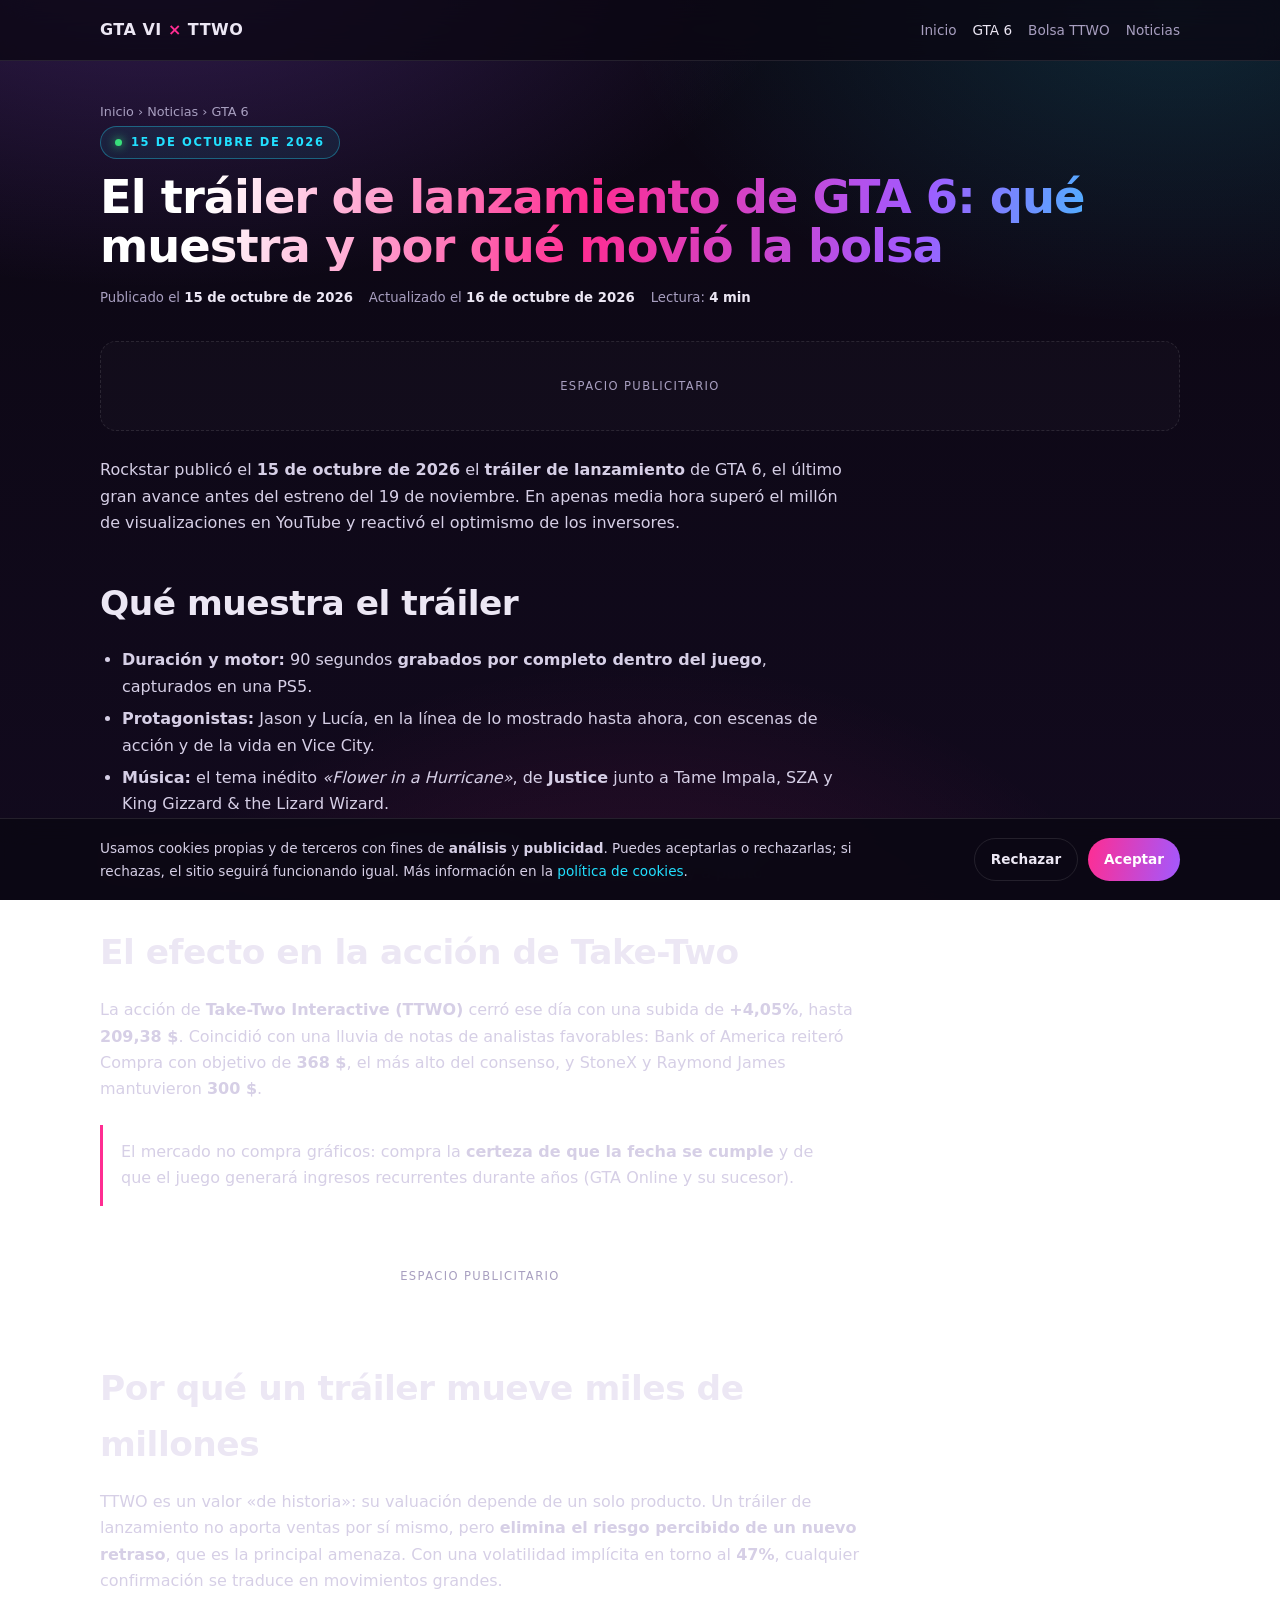
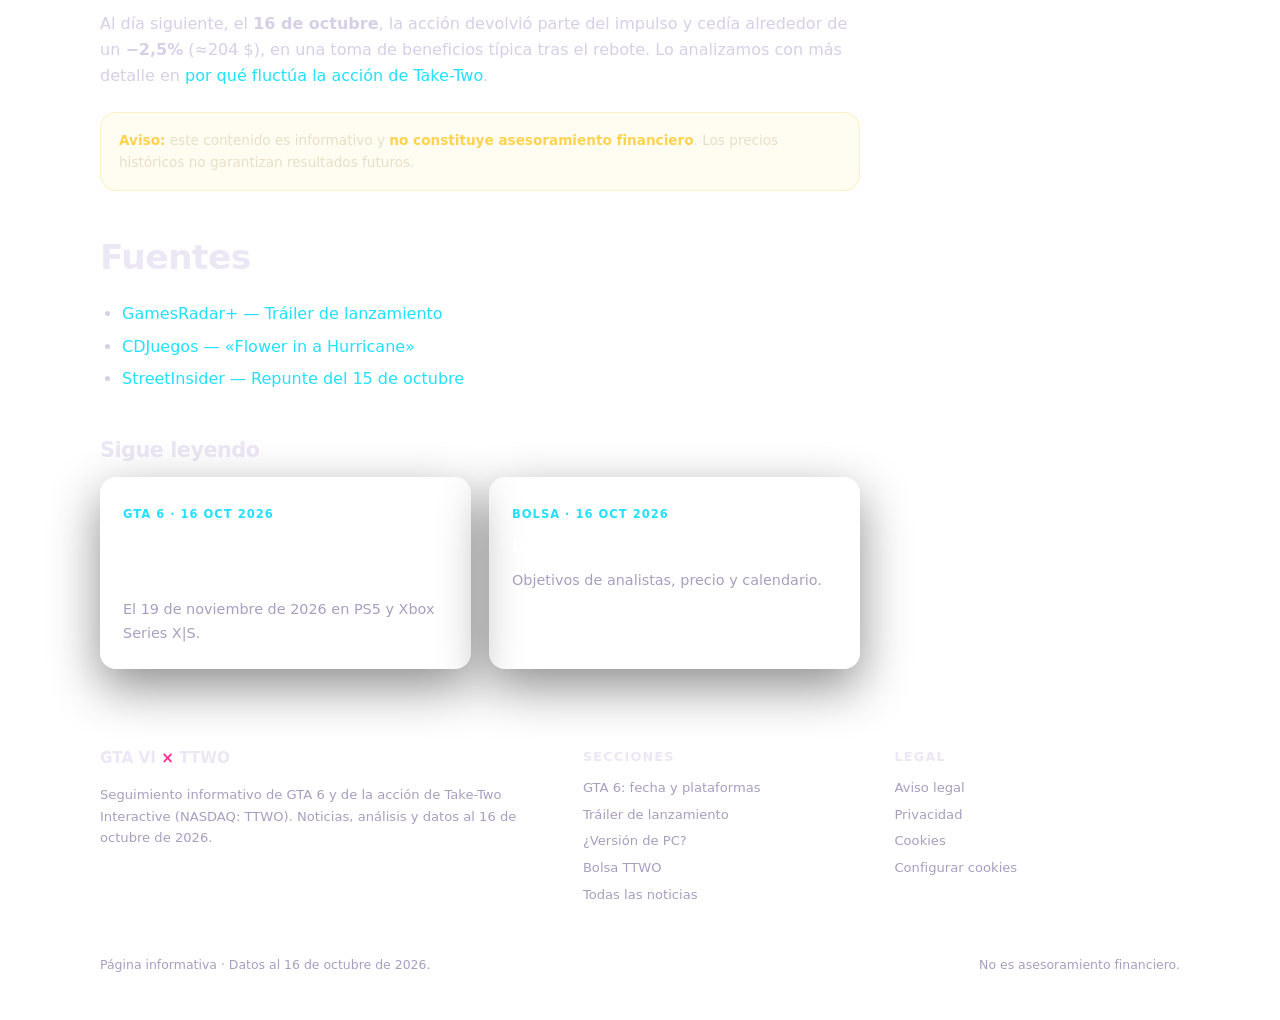
<file: gta-6/trailer-de-lanzamiento.html>
<!DOCTYPE html>
<html lang="es">
<head>
<meta charset="UTF-8">
<meta name="viewport" content="width=device-width, initial-scale=1.0">
<title>El tráiler de lanzamiento de GTA 6: qué muestra y su efecto en bolsa</title>
<meta name="description" content="El tráiler de lanzamiento de GTA 6 (15 de octubre de 2026): 90 segundos grabados en PS5, tema de Justice y un efecto inmediato de +4% en la acción de Take-Two.">
<link rel="canonical" href="https://lobato18.github.io/gta6-take-two/gta-6/trailer-de-lanzamiento.html">
<meta name="robots" content="index,follow,max-image-preview:large">
<meta name="theme-color" content="#0b0712">
<link rel="icon" type="image/svg+xml" href="../assets/favicon.svg">
<meta property="og:type" content="article">
<meta property="og:site_name" content="GTA 6 × TTWO">
<meta property="og:title" content="El tráiler de lanzamiento de GTA 6">
<meta property="og:description" content="90 segundos grabados en PS5, tema de Justice y +4% en la acción de Take-Two.">
<meta property="og:url" content="https://lobato18.github.io/gta6-take-two/gta-6/trailer-de-lanzamiento.html">
<meta property="og:locale" content="es_ES">
<meta name="twitter:card" content="summary">
<link rel="stylesheet" href="../assets/css/site.css">
<script>window.SITE_BASE="../";</script>
<script defer src="../assets/js/config.js"></script>
<script defer src="../assets/js/consent.js"></script>
<script defer src="../assets/js/analytics.js"></script>
<script defer src="../assets/js/ads.js"></script>
<script type="application/ld+json">
{
  "@context":"https://schema.org",
  "@type":"NewsArticle",
  "headline":"El tráiler de lanzamiento de GTA 6: qué muestra y su efecto en bolsa",
  "datePublished":"2026-10-15",
  "dateModified":"2026-10-16",
  "inLanguage":"es-ES",
  "author":{"@type":"Organization","name":"GTA 6 × TTWO"},
  "publisher":{"@type":"Organization","name":"GTA 6 × TTWO"},
  "mainEntityOfPage":"https://lobato18.github.io/gta6-take-two/gta-6/trailer-de-lanzamiento.html"
}
</script>
</head>
<body>
<a class="skip-link" href="#main">Saltar al contenido</a>

<nav>
  <div class="wrap">
    <a class="brand" href="../index.html" style="color:inherit">GTA&nbsp;VI <span>×</span> TTWO</a>
    <div class="links">
      <a href="../index.html">Inicio</a>
      <a href="../gta-6/fecha-de-lanzamiento.html" aria-current="page">GTA 6</a>
      <a href="../bolsa/ttwo-volatilidad.html">Bolsa TTWO</a>
      <a href="../noticias/index.html">Noticias</a>
    </div>
  </div>
</nav>

<main id="main">
<header class="article-hero">
  <div class="wrap">
    <p class="breadcrumb"><a href="../index.html">Inicio</a> › <a href="../noticias/index.html">Noticias</a> › GTA 6</p>
    <span class="kicker"><span class="dot"></span> 15 de octubre de 2026</span>
    <h1>El tráiler de lanzamiento de GTA 6: qué muestra y por qué movió la bolsa</h1>
    <div class="article-meta">
      <span>Publicado el <b>15 de octubre de 2026</b></span>
      <span>Actualizado el <b>16 de octubre de 2026</b></span>
      <span>Lectura: <b>4 min</b></span>
    </div>
  </div>
</header>

<div class="wrap"><div class="ad" data-slot="top"><div class="ad-inner">Espacio publicitario</div></div></div>

<div class="wrap">
  <article class="article-body">
    <p>Rockstar publicó el <b>15 de octubre de 2026</b> el <b>tráiler de lanzamiento</b> de GTA 6, el último gran avance antes del estreno del 19 de noviembre. En apenas media hora superó el millón de visualizaciones en YouTube y reactivó el optimismo de los inversores.</p>

    <h2>Qué muestra el tráiler</h2>
    <ul>
      <li><b>Duración y motor:</b> 90 segundos <b>grabados por completo dentro del juego</b>, capturados en una PS5.</li>
      <li><b>Protagonistas:</b> Jason y Lucía, en la línea de lo mostrado hasta ahora, con escenas de acción y de la vida en Vice City.</li>
      <li><b>Música:</b> el tema inédito <i>«Flower in a Hurricane»</i>, de <b>Justice</b> junto a Tame Impala, SZA y King Gizzard & the Lizard Wizard.</li>
    </ul>
    <p>Las reacciones se centraron en el <b>apartado gráfico</b>: iluminación, densidad de ciudad y nivel de detalle. Para el público, el mensaje era claro: el juego está terminado y a punto.</p>

    <h2>El efecto en la acción de Take-Two</h2>
    <p>La acción de <b>Take-Two Interactive (TTWO)</b> cerró ese día con una subida de <b>+4,05%</b>, hasta <b>209,38 $</b>. Coincidió con una lluvia de notas de analistas favorables: Bank of America reiteró Compra con objetivo de <b>368 $</b>, el más alto del consenso, y StoneX y Raymond James mantuvieron <b>300 $</b>.</p>

    <blockquote>
      <p>El mercado no compra gráficos: compra la <b>certeza de que la fecha se cumple</b> y de que el juego generará ingresos recurrentes durante años (GTA Online y su sucesor).</p>
    </blockquote>

    <div class="ad" data-slot="mid"><div class="ad-inner">Espacio publicitario</div></div>

    <h2>Por qué un tráiler mueve miles de millones</h2>
    <p>TTWO es un valor «de historia»: su valuación depende de un solo producto. Un tráiler de lanzamiento no aporta ventas por sí mismo, pero <b>elimina el riesgo percibido de un nuevo retraso</b>, que es la principal amenaza. Con una volatilidad implícita en torno al <b>47%</b>, cualquier confirmación se traduce en movimientos grandes.</p>
    <p>Al día siguiente, el <b>16 de octubre</b>, la acción devolvió parte del impulso y cedía alrededor de un <b>−2,5%</b> (≈204 $), en una toma de beneficios típica tras el rebote. Lo analizamos con más detalle en <a href="../bolsa/ttwo-volatilidad.html">por qué fluctúa la acción de Take-Two</a>.</p>

    <div class="note">
      <b>Aviso:</b> este contenido es informativo y <b>no constituye asesoramiento financiero</b>. Los precios históricos no garantizan resultados futuros.
    </div>

    <h2>Fuentes</h2>
    <ul>
      <li><a href="https://www.gamesradar.com/games/grand-theft-auto/gta-6-launch-trailer/" target="_blank" rel="noopener nofollow">GamesRadar+ — Tráiler de lanzamiento</a></li>
      <li><a href="https://cdjuegos.com/noticias/2026/10/gta-6-trailer-de-lanzamiento-justice-flower-in-a-hurricane" target="_blank" rel="noopener nofollow">CDJuegos — «Flower in a Hurricane»</a></li>
      <li><a href="https://www.streetinsider.com/General+News/Slew+of+analyst+comments+sends+Take-Two+%28TTWO%29+up+4%25+ahead+of+November+earnings+and+GTV+6/27192367.html" target="_blank" rel="noopener nofollow">StreetInsider — Repunte del 15 de octubre</a></li>
    </ul>

    <div class="related">
      <h2>Sigue leyendo</h2>
      <div class="posts">
        <a class="post" href="fecha-de-lanzamiento.html">
          <span class="pdate">GTA 6 · 16 oct 2026</span>
          <h3>GTA 6: fecha, plataformas y precarga</h3>
          <p>El 19 de noviembre de 2026 en PS5 y Xbox Series X|S.</p>
        </a>
        <a class="post" href="../bolsa/datos-clave-ttwo.html">
          <span class="pdate">Bolsa · 16 oct 2026</span>
          <h3>Datos clave de TTWO</h3>
          <p>Objetivos de analistas, precio y calendario.</p>
        </a>
      </div>
    </div>
  </article>
</div>
</main>

<footer>
  <div class="wrap">
    <div class="cols">
      <div>
        <div class="brandline">GTA&nbsp;VI <span>×</span> TTWO</div>
        <p>Seguimiento informativo de GTA 6 y de la acción de Take-Two Interactive (NASDAQ: TTWO). Noticias, análisis y datos al 16 de octubre de 2026.</p>
      </div>
      <div>
        <h4>Secciones</h4>
        <ul>
          <li><a href="../gta-6/fecha-de-lanzamiento.html">GTA 6: fecha y plataformas</a></li>
          <li><a href="../gta-6/trailer-de-lanzamiento.html">Tráiler de lanzamiento</a></li>
          <li><a href="../gta-6/version-pc.html">¿Versión de PC?</a></li>
          <li><a href="../bolsa/ttwo-volatilidad.html">Bolsa TTWO</a></li>
          <li><a href="../noticias/index.html">Todas las noticias</a></li>
        </ul>
      </div>
      <div>
        <h4>Legal</h4>
        <ul>
          <li><a href="../legal/aviso-legal.html">Aviso legal</a></li>
          <li><a href="../legal/privacidad.html">Privacidad</a></li>
          <li><a href="../legal/cookies.html">Cookies</a></li>
          <li><a href="#" data-cookie-settings>Configurar cookies</a></li>
        </ul>
      </div>
    </div>
    <div class="bottom">
      <span>Página informativa · Datos al 16 de octubre de 2026.</span>
      <span>No es asesoramiento financiero.</span>
    </div>
  </div>
</footer>
</body>
</html>
</file>
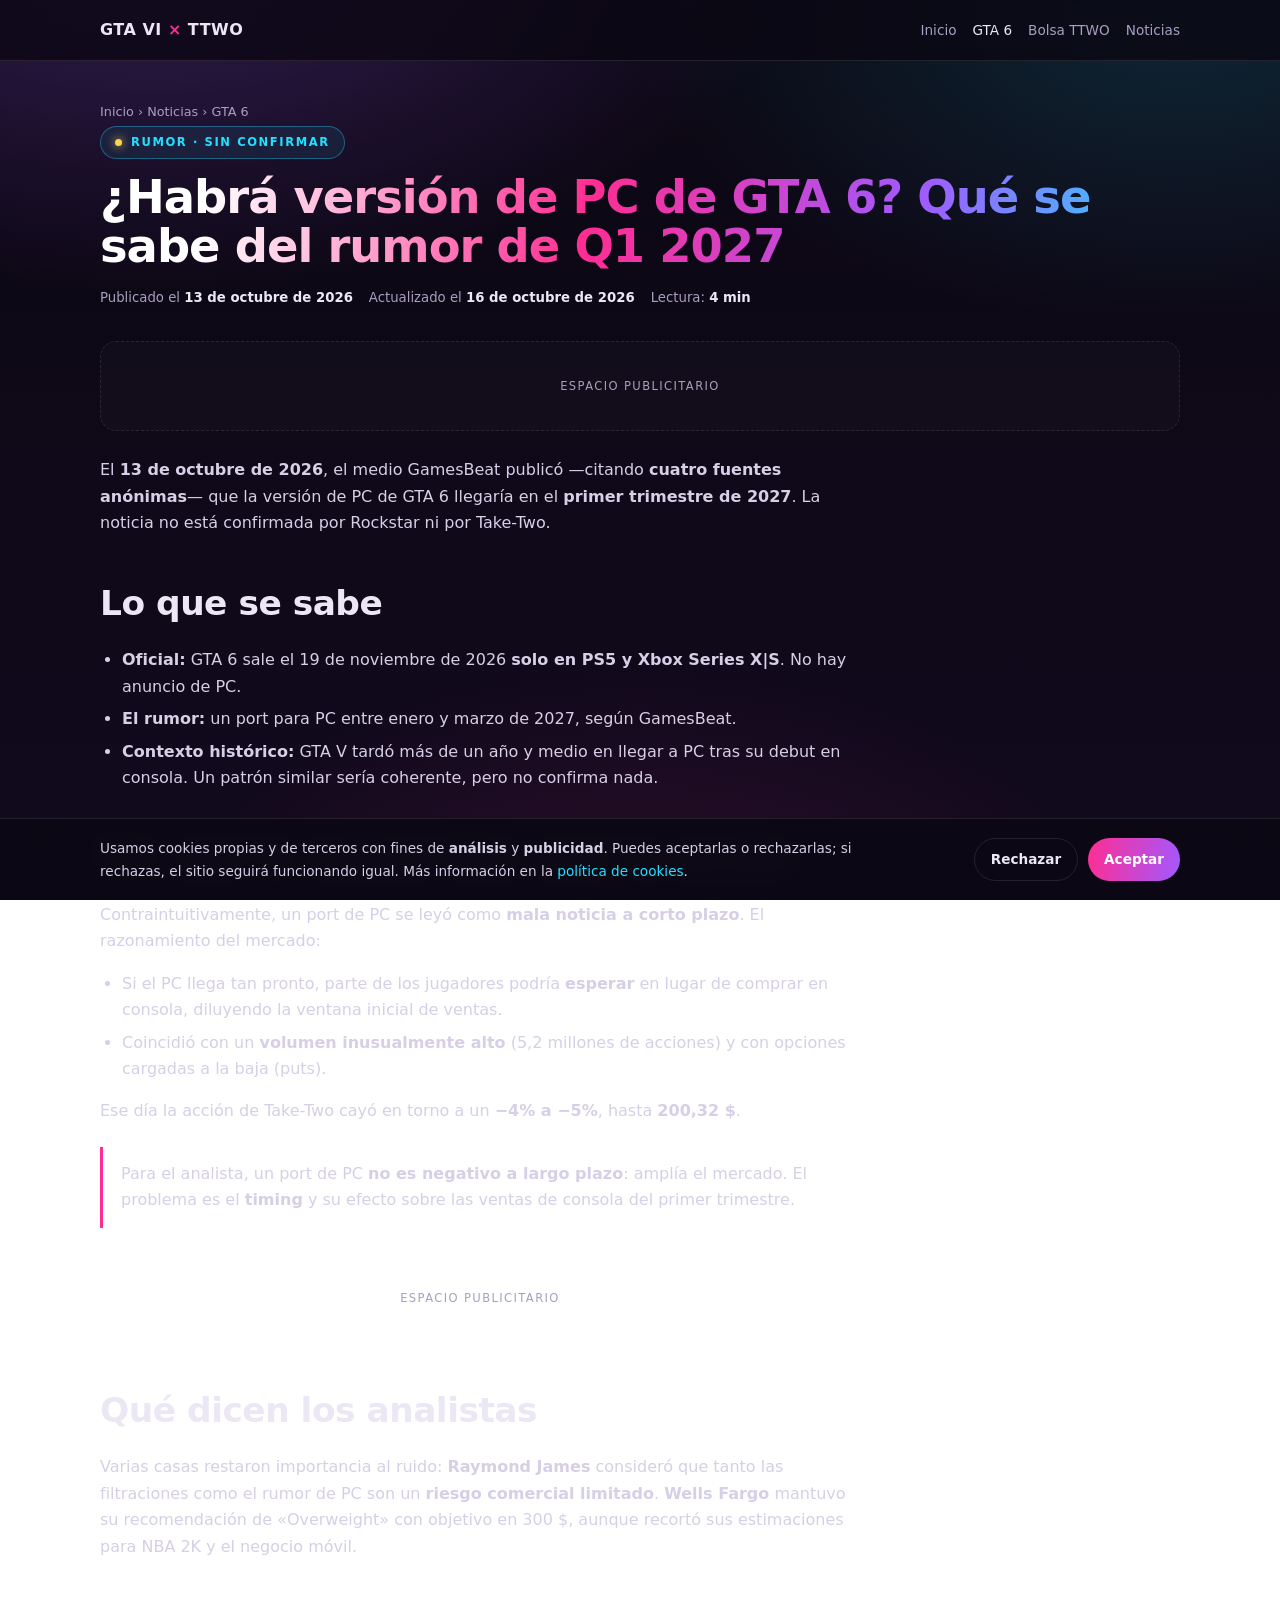
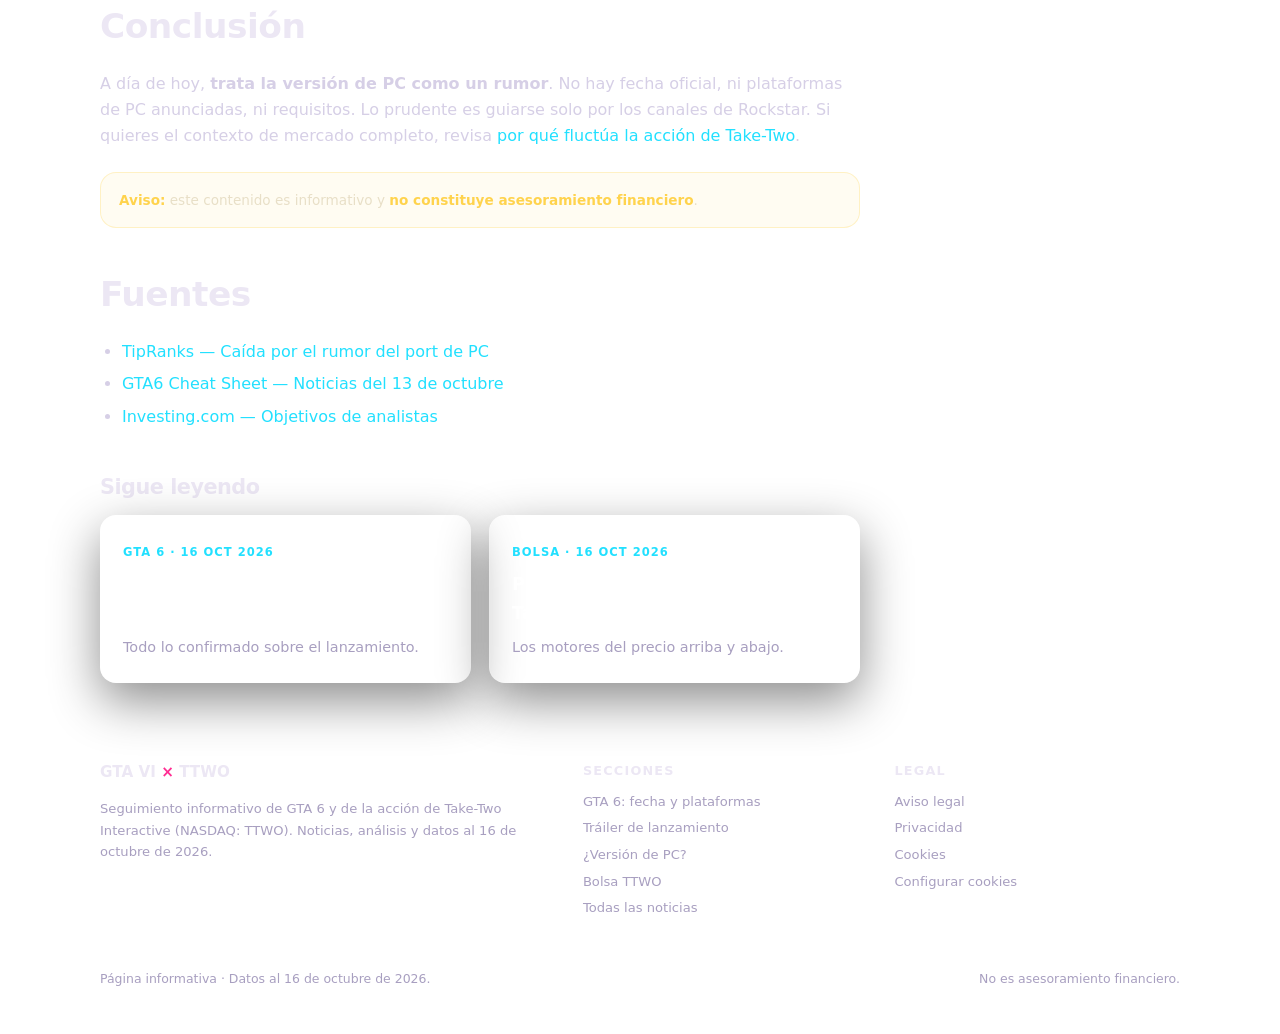
<file: gta-6/version-pc.html>
<!DOCTYPE html>
<html lang="es">
<head>
<meta charset="UTF-8">
<meta name="viewport" content="width=device-width, initial-scale=1.0">
<title>¿Habrá versión de PC de GTA 6? Qué se sabe del rumor de Q1 2027</title>
<meta name="description" content="El rumor de una versión de PC de GTA 6 para el primer trimestre de 2027: qué dijo GamesBeat, qué ha confirmado Rockstar y por qué hizo caer la acción de Take-Two.">
<link rel="canonical" href="https://lobato18.github.io/gta6-take-two/gta-6/version-pc.html">
<meta name="robots" content="index,follow,max-image-preview:large">
<meta name="theme-color" content="#0b0712">
<link rel="icon" type="image/svg+xml" href="../assets/favicon.svg">
<meta property="og:type" content="article">
<meta property="og:site_name" content="GTA 6 × TTWO">
<meta property="og:title" content="¿Habrá versión de PC de GTA 6?">
<meta property="og:description" content="El rumor de un port para Q1 2027 y por qué movió la acción de Take-Two.">
<meta property="og:url" content="https://lobato18.github.io/gta6-take-two/gta-6/version-pc.html">
<meta property="og:locale" content="es_ES">
<meta name="twitter:card" content="summary">
<link rel="stylesheet" href="../assets/css/site.css">
<script>window.SITE_BASE="../";</script>
<script defer src="../assets/js/config.js"></script>
<script defer src="../assets/js/consent.js"></script>
<script defer src="../assets/js/analytics.js"></script>
<script defer src="../assets/js/ads.js"></script>
<script type="application/ld+json">
{
  "@context":"https://schema.org",
  "@type":"NewsArticle",
  "headline":"¿Habrá versión de PC de GTA 6? Qué se sabe del rumor de Q1 2027",
  "datePublished":"2026-10-13",
  "dateModified":"2026-10-16",
  "inLanguage":"es-ES",
  "author":{"@type":"Organization","name":"GTA 6 × TTWO"},
  "publisher":{"@type":"Organization","name":"GTA 6 × TTWO"},
  "mainEntityOfPage":"https://lobato18.github.io/gta6-take-two/gta-6/version-pc.html"
}
</script>
</head>
<body>
<a class="skip-link" href="#main">Saltar al contenido</a>

<nav>
  <div class="wrap">
    <a class="brand" href="../index.html" style="color:inherit">GTA&nbsp;VI <span>×</span> TTWO</a>
    <div class="links">
      <a href="../index.html">Inicio</a>
      <a href="../gta-6/fecha-de-lanzamiento.html" aria-current="page">GTA 6</a>
      <a href="../bolsa/ttwo-volatilidad.html">Bolsa TTWO</a>
      <a href="../noticias/index.html">Noticias</a>
    </div>
  </div>
</nav>

<main id="main">
<header class="article-hero">
  <div class="wrap">
    <p class="breadcrumb"><a href="../index.html">Inicio</a> › <a href="../noticias/index.html">Noticias</a> › GTA 6</p>
    <span class="kicker"><span class="dot" style="background:var(--yellow);box-shadow:0 0 10px var(--yellow)"></span> Rumor · sin confirmar</span>
    <h1>¿Habrá versión de PC de GTA 6? Qué se sabe del rumor de Q1 2027</h1>
    <div class="article-meta">
      <span>Publicado el <b>13 de octubre de 2026</b></span>
      <span>Actualizado el <b>16 de octubre de 2026</b></span>
      <span>Lectura: <b>4 min</b></span>
    </div>
  </div>
</header>

<div class="wrap"><div class="ad" data-slot="top"><div class="ad-inner">Espacio publicitario</div></div></div>

<div class="wrap">
  <article class="article-body">
    <p>El <b>13 de octubre de 2026</b>, el medio GamesBeat publicó —citando <b>cuatro fuentes anónimas</b>— que la versión de PC de GTA 6 llegaría en el <b>primer trimestre de 2027</b>. La noticia no está confirmada por Rockstar ni por Take-Two.</p>

    <h2>Lo que se sabe</h2>
    <ul>
      <li><b>Oficial:</b> GTA 6 sale el 19 de noviembre de 2026 <b>solo en PS5 y Xbox Series X|S</b>. No hay anuncio de PC.</li>
      <li><b>El rumor:</b> un port para PC entre enero y marzo de 2027, según GamesBeat.</li>
      <li><b>Contexto histórico:</b> GTA V tardó más de un año y medio en llegar a PC tras su debut en consola. Un patrón similar sería coherente, pero no confirma nada.</li>
    </ul>

    <h2>Por qué la noticia hizo caer la acción</h2>
    <p>Contraintuitivamente, un port de PC se leyó como <b>mala noticia a corto plazo</b>. El razonamiento del mercado:</p>
    <ul>
      <li>Si el PC llega tan pronto, parte de los jugadores podría <b>esperar</b> en lugar de comprar en consola, diluyendo la ventana inicial de ventas.</li>
      <li>Coincidió con un <b>volumen inusualmente alto</b> (5,2 millones de acciones) y con opciones cargadas a la baja (puts).</li>
    </ul>
    <p>Ese día la acción de Take-Two cayó en torno a un <b>−4% a −5%</b>, hasta <b>200,32 $</b>.</p>

    <blockquote>
      <p>Para el analista, un port de PC <b>no es negativo a largo plazo</b>: amplía el mercado. El problema es el <b>timing</b> y su efecto sobre las ventas de consola del primer trimestre.</p>
    </blockquote>

    <div class="ad" data-slot="mid"><div class="ad-inner">Espacio publicitario</div></div>

    <h2>Qué dicen los analistas</h2>
    <p>Varias casas restaron importancia al ruido: <b>Raymond James</b> consideró que tanto las filtraciones como el rumor de PC son un <b>riesgo comercial limitado</b>. <b>Wells Fargo</b> mantuvo su recomendación de «Overweight» con objetivo en 300 $, aunque recortó sus estimaciones para NBA 2K y el negocio móvil.</p>

    <h2>Conclusión</h2>
    <p>A día de hoy, <b>trata la versión de PC como un rumor</b>. No hay fecha oficial, ni plataformas de PC anunciadas, ni requisitos. Lo prudente es guiarse solo por los canales de Rockstar. Si quieres el contexto de mercado completo, revisa <a href="../bolsa/ttwo-volatilidad.html">por qué fluctúa la acción de Take-Two</a>.</p>

    <div class="note">
      <b>Aviso:</b> este contenido es informativo y <b>no constituye asesoramiento financiero</b>.
    </div>

    <h2>Fuentes</h2>
    <ul>
      <li><a href="https://www.tipranks.com/news/take-two-stock-ttwo-dives-over-5-on-new-gta-vi-pc-port-release-window-rumor" target="_blank" rel="noopener nofollow">TipRanks — Caída por el rumor del port de PC</a></li>
      <li><a href="https://gta6cheatsheet.com/es/noticias/gta-6-noticias-13-de-octubre-de-2026/" target="_blank" rel="noopener nofollow">GTA6 Cheat Sheet — Noticias del 13 de octubre</a></li>
      <li><a href="https://www.investing.com/news/analyst-ratings/wells-fargo-reiterates-taketwo-stock-overweight-rating-at-300-target-93CH-4943909" target="_blank" rel="noopener nofollow">Investing.com — Objetivos de analistas</a></li>
    </ul>

    <div class="related">
      <h2>Sigue leyendo</h2>
      <div class="posts">
        <a class="post" href="fecha-de-lanzamiento.html">
          <span class="pdate">GTA 6 · 16 oct 2026</span>
          <h3>GTA 6: fecha, plataformas y precarga</h3>
          <p>Todo lo confirmado sobre el lanzamiento.</p>
        </a>
        <a class="post" href="../bolsa/ttwo-volatilidad.html">
          <span class="pdate">Bolsa · 16 oct 2026</span>
          <h3>Por qué fluctúa la acción de Take-Two</h3>
          <p>Los motores del precio arriba y abajo.</p>
        </a>
      </div>
    </div>
  </article>
</div>
</main>

<footer>
  <div class="wrap">
    <div class="cols">
      <div>
        <div class="brandline">GTA&nbsp;VI <span>×</span> TTWO</div>
        <p>Seguimiento informativo de GTA 6 y de la acción de Take-Two Interactive (NASDAQ: TTWO). Noticias, análisis y datos al 16 de octubre de 2026.</p>
      </div>
      <div>
        <h4>Secciones</h4>
        <ul>
          <li><a href="../gta-6/fecha-de-lanzamiento.html">GTA 6: fecha y plataformas</a></li>
          <li><a href="../gta-6/trailer-de-lanzamiento.html">Tráiler de lanzamiento</a></li>
          <li><a href="../gta-6/version-pc.html">¿Versión de PC?</a></li>
          <li><a href="../bolsa/ttwo-volatilidad.html">Bolsa TTWO</a></li>
          <li><a href="../noticias/index.html">Todas las noticias</a></li>
        </ul>
      </div>
      <div>
        <h4>Legal</h4>
        <ul>
          <li><a href="../legal/aviso-legal.html">Aviso legal</a></li>
          <li><a href="../legal/privacidad.html">Privacidad</a></li>
          <li><a href="../legal/cookies.html">Cookies</a></li>
          <li><a href="#" data-cookie-settings>Configurar cookies</a></li>
        </ul>
      </div>
    </div>
    <div class="bottom">
      <span>Página informativa · Datos al 16 de octubre de 2026.</span>
      <span>No es asesoramiento financiero.</span>
    </div>
  </div>
</footer>
</body>
</html>
</file>
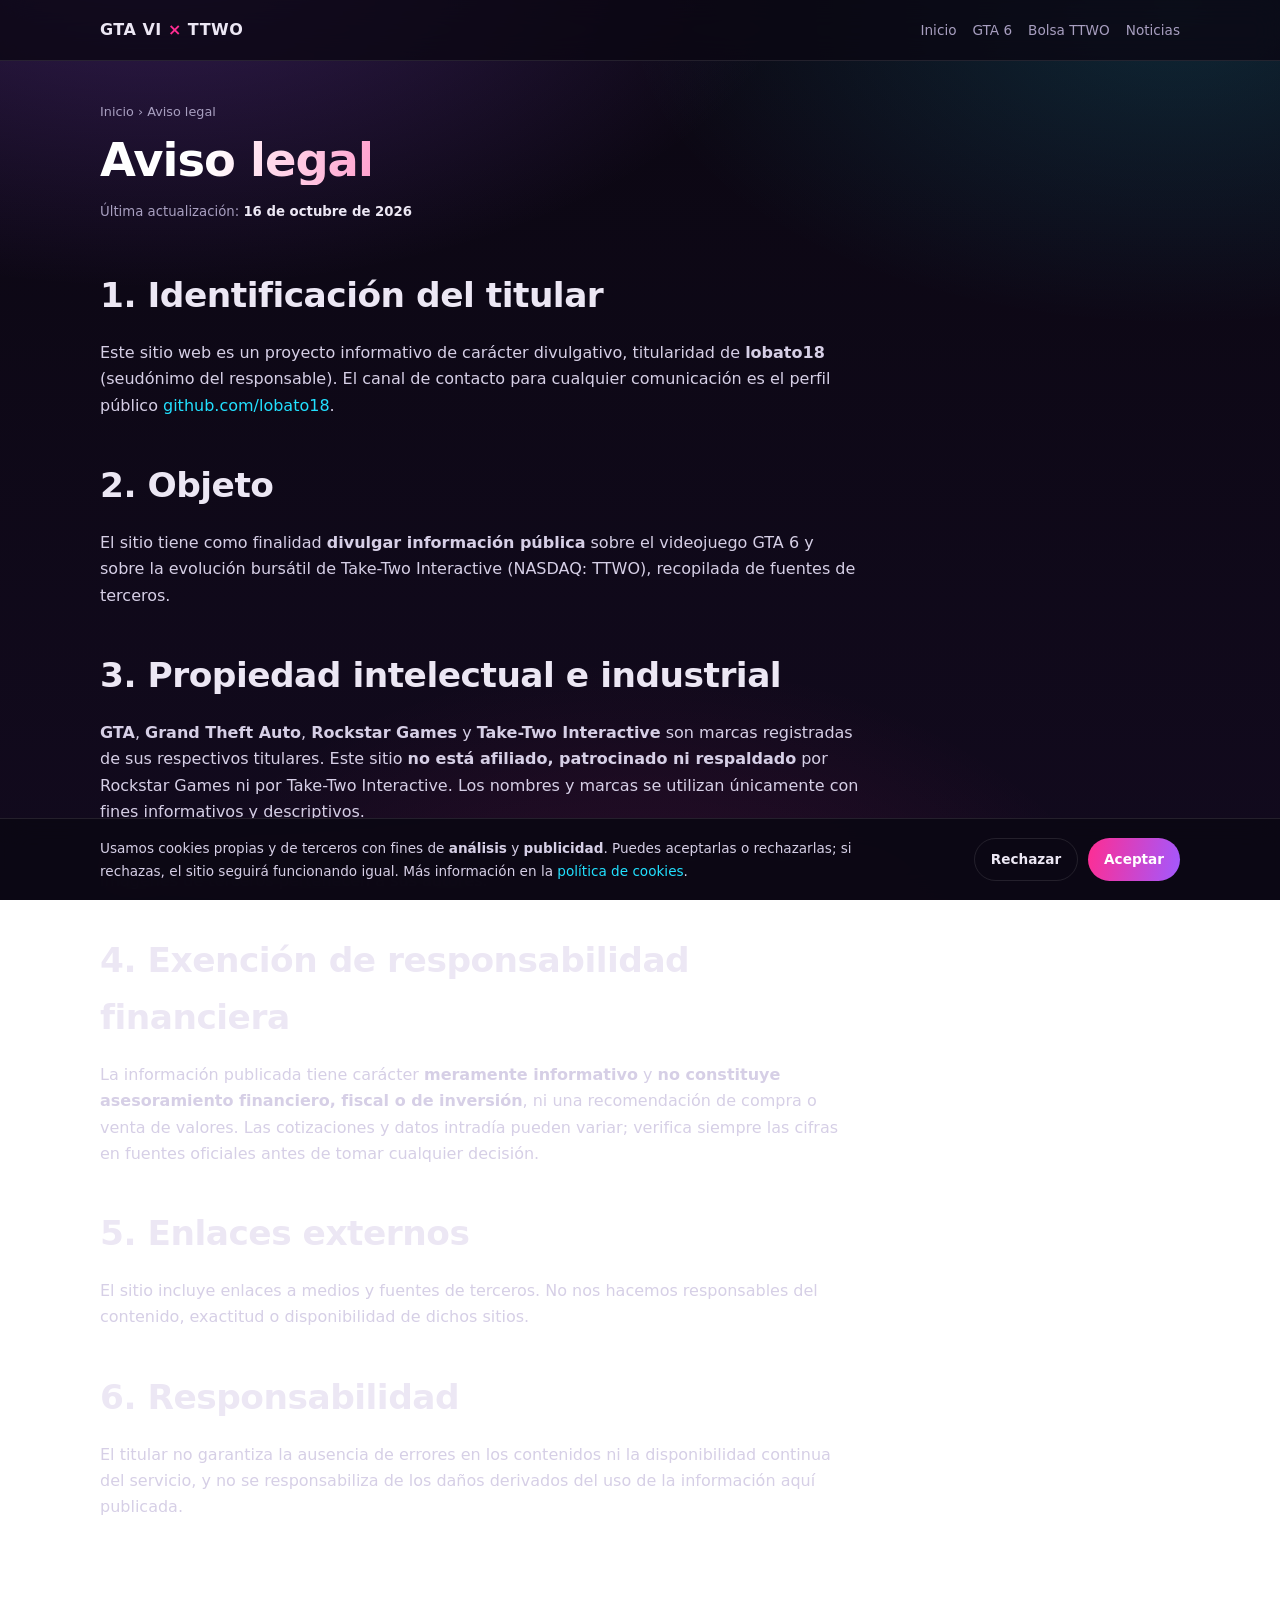
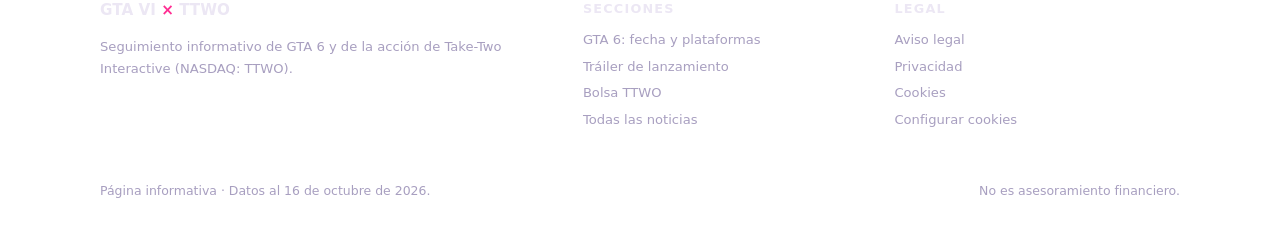
<file: legal/aviso-legal.html>
<!DOCTYPE html>
<html lang="es">
<head>
<meta charset="UTF-8">
<meta name="viewport" content="width=device-width, initial-scale=1.0">
<title>Aviso legal — GTA 6 × TTWO</title>
<meta name="description" content="Aviso legal del sitio informativo sobre GTA 6 y Take-Two Interactive (TTWO): titularidad, propiedad intelectual y limitación de responsabilidad.">
<link rel="canonical" href="https://lobato18.github.io/gta6-take-two/legal/aviso-legal.html">
<meta name="robots" content="index,follow">
<meta name="theme-color" content="#0b0712">
<link rel="icon" type="image/svg+xml" href="../assets/favicon.svg">
<link rel="stylesheet" href="../assets/css/site.css">
<script>window.SITE_BASE="../";</script>
<script defer src="../assets/js/config.js"></script>
<script defer src="../assets/js/consent.js"></script>
<script defer src="../assets/js/analytics.js"></script>
<script defer src="../assets/js/ads.js"></script>
</head>
<body>
<a class="skip-link" href="#main">Saltar al contenido</a>

<nav>
  <div class="wrap">
    <a class="brand" href="../index.html" style="color:inherit">GTA&nbsp;VI <span>×</span> TTWO</a>
    <div class="links">
      <a href="../index.html">Inicio</a>
      <a href="../gta-6/fecha-de-lanzamiento.html">GTA 6</a>
      <a href="../bolsa/ttwo-volatilidad.html">Bolsa TTWO</a>
      <a href="../noticias/index.html">Noticias</a>
    </div>
  </div>
</nav>

<main id="main">
<header class="article-hero">
  <div class="wrap">
    <p class="breadcrumb"><a href="../index.html">Inicio</a> › Aviso legal</p>
    <h1>Aviso legal</h1>
    <div class="article-meta"><span>Última actualización: <b>16 de octubre de 2026</b></span></div>
  </div>
</header>

<div class="wrap">
  <article class="article-body">
    <h2>1. Identificación del titular</h2>
    <p>Este sitio web es un proyecto informativo de carácter divulgativo, titularidad de <b>lobato18</b> (seudónimo del responsable). El canal de contacto para cualquier comunicación es el perfil público <a href="https://github.com/lobato18" target="_blank" rel="noopener nofollow">github.com/lobato18</a>.</p>

    <h2>2. Objeto</h2>
    <p>El sitio tiene como finalidad <b>divulgar información pública</b> sobre el videojuego GTA 6 y sobre la evolución bursátil de Take-Two Interactive (NASDAQ: TTWO), recopilada de fuentes de terceros.</p>

    <h2>3. Propiedad intelectual e industrial</h2>
    <p><b>GTA</b>, <b>Grand Theft Auto</b>, <b>Rockstar Games</b> y <b>Take-Two Interactive</b> son marcas registradas de sus respectivos titulares. Este sitio <b>no está afiliado, patrocinado ni respaldado</b> por Rockstar Games ni por Take-Two Interactive. Los nombres y marcas se utilizan únicamente con fines informativos y descriptivos.</p>
    <p>Los contenidos originales de este sitio pueden reproducirse citando la fuente. Los textos e imágenes de terceros pertenecen a sus autores.</p>

    <h2>4. Exención de responsabilidad financiera</h2>
    <p>La información publicada tiene carácter <b>meramente informativo</b> y <b>no constituye asesoramiento financiero, fiscal o de inversión</b>, ni una recomendación de compra o venta de valores. Las cotizaciones y datos intradía pueden variar; verifica siempre las cifras en fuentes oficiales antes de tomar cualquier decisión.</p>

    <h2>5. Enlaces externos</h2>
    <p>El sitio incluye enlaces a medios y fuentes de terceros. No nos hacemos responsables del contenido, exactitud o disponibilidad de dichos sitios.</p>

    <h2>6. Responsabilidad</h2>
    <p>El titular no garantiza la ausencia de errores en los contenidos ni la disponibilidad continua del servicio, y no se responsabiliza de los daños derivados del uso de la información aquí publicada.</p>
  </article>
</div>
</main>

<footer>
  <div class="wrap">
    <div class="cols">
      <div>
        <div class="brandline">GTA&nbsp;VI <span>×</span> TTWO</div>
        <p>Seguimiento informativo de GTA 6 y de la acción de Take-Two Interactive (NASDAQ: TTWO).</p>
      </div>
      <div>
        <h4>Secciones</h4>
        <ul>
          <li><a href="../gta-6/fecha-de-lanzamiento.html">GTA 6: fecha y plataformas</a></li>
          <li><a href="../gta-6/trailer-de-lanzamiento.html">Tráiler de lanzamiento</a></li>
          <li><a href="../bolsa/ttwo-volatilidad.html">Bolsa TTWO</a></li>
          <li><a href="../noticias/index.html">Todas las noticias</a></li>
        </ul>
      </div>
      <div>
        <h4>Legal</h4>
        <ul>
          <li><a href="aviso-legal.html">Aviso legal</a></li>
          <li><a href="privacidad.html">Privacidad</a></li>
          <li><a href="cookies.html">Cookies</a></li>
          <li><a href="#" data-cookie-settings>Configurar cookies</a></li>
        </ul>
      </div>
    </div>
    <div class="bottom">
      <span>Página informativa · Datos al 16 de octubre de 2026.</span>
      <span>No es asesoramiento financiero.</span>
    </div>
  </div>
</footer>
</body>
</html>
</file>
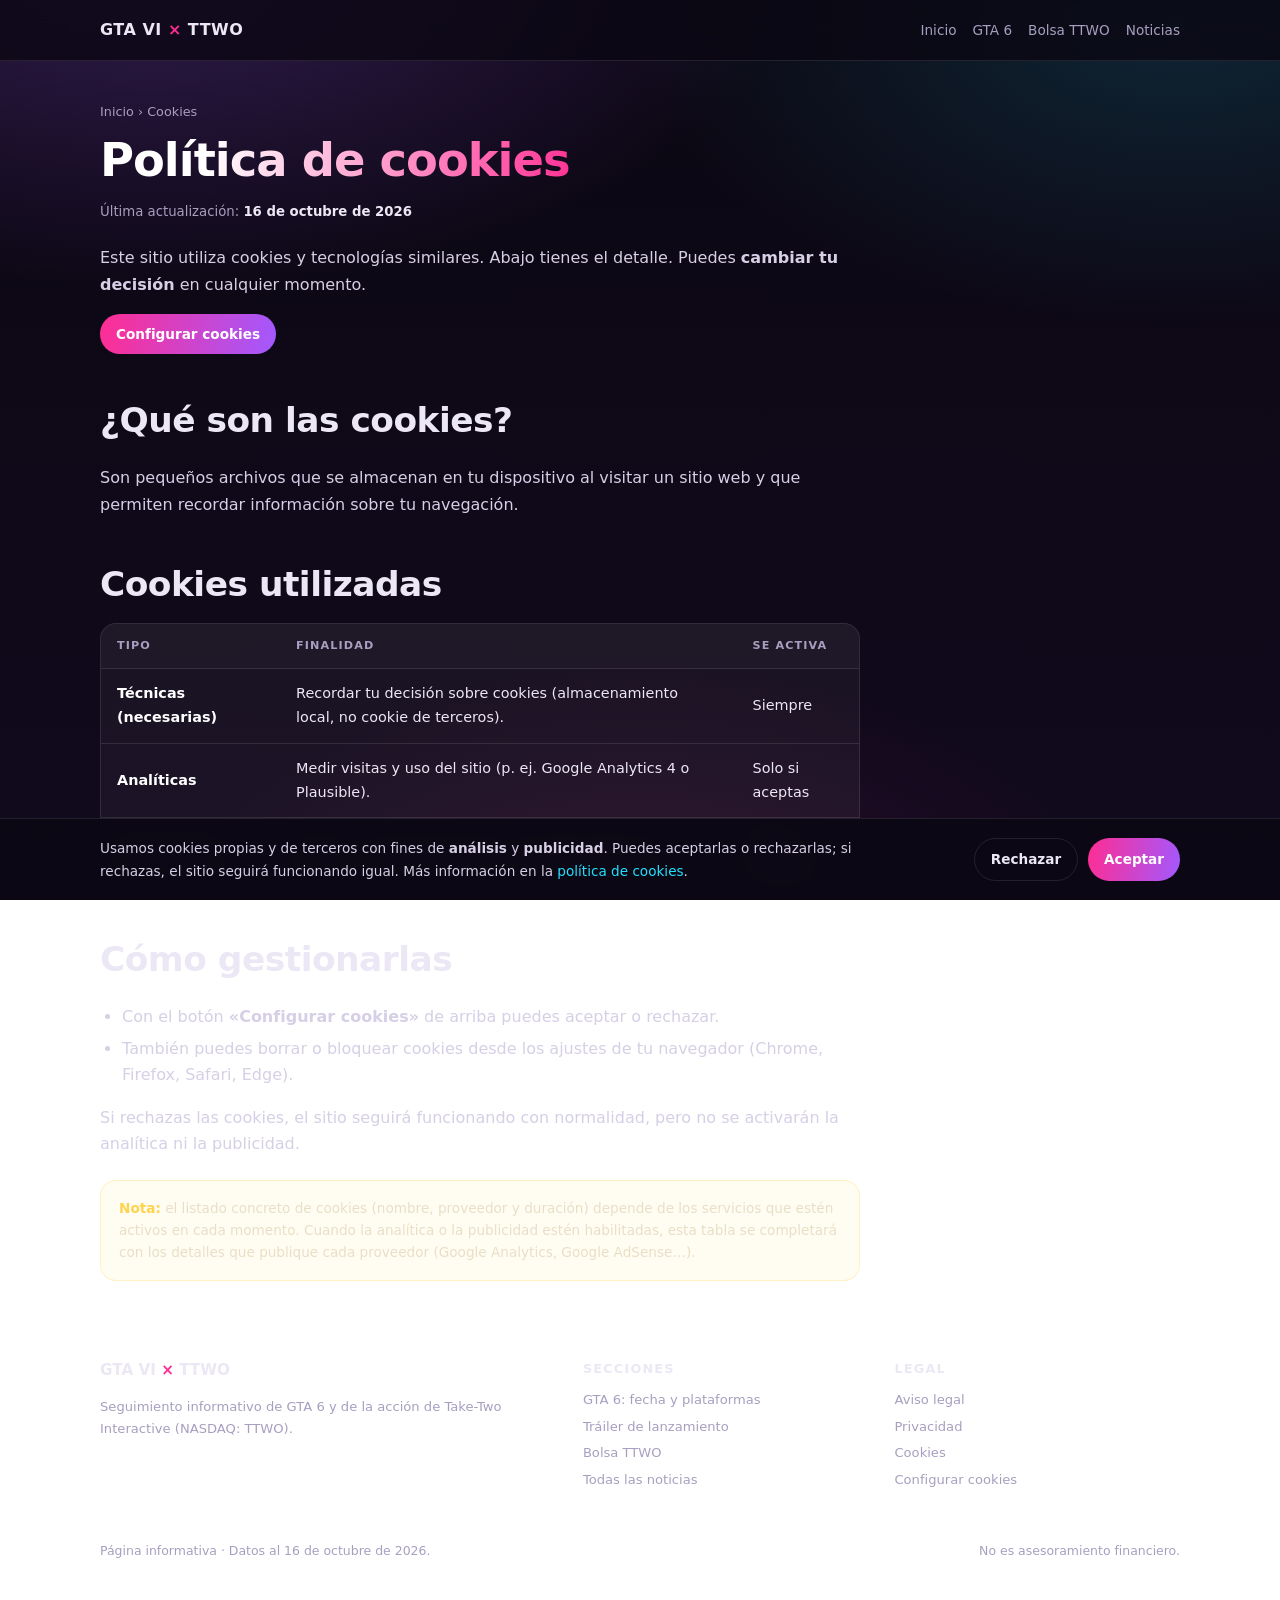
<file: legal/cookies.html>
<!DOCTYPE html>
<html lang="es">
<head>
<meta charset="UTF-8">
<meta name="viewport" content="width=device-width, initial-scale=1.0">
<title>Política de cookies — GTA 6 × TTWO</title>
<meta name="description" content="Política de cookies del sitio informativo sobre GTA 6 y Take-Two (TTWO): qué cookies se usan, para qué y cómo aceptarlas, rechazarlas o configurarlas.">
<link rel="canonical" href="https://lobato18.github.io/gta6-take-two/legal/cookies.html">
<meta name="robots" content="index,follow">
<meta name="theme-color" content="#0b0712">
<link rel="icon" type="image/svg+xml" href="../assets/favicon.svg">
<link rel="stylesheet" href="../assets/css/site.css">
<script>window.SITE_BASE="../";</script>
<script defer src="../assets/js/config.js"></script>
<script defer src="../assets/js/consent.js"></script>
<script defer src="../assets/js/analytics.js"></script>
<script defer src="../assets/js/ads.js"></script>
</head>
<body>
<a class="skip-link" href="#main">Saltar al contenido</a>

<nav>
  <div class="wrap">
    <a class="brand" href="../index.html" style="color:inherit">GTA&nbsp;VI <span>×</span> TTWO</a>
    <div class="links">
      <a href="../index.html">Inicio</a>
      <a href="../gta-6/fecha-de-lanzamiento.html">GTA 6</a>
      <a href="../bolsa/ttwo-volatilidad.html">Bolsa TTWO</a>
      <a href="../noticias/index.html">Noticias</a>
    </div>
  </div>
</nav>

<main id="main">
<header class="article-hero">
  <div class="wrap">
    <p class="breadcrumb"><a href="../index.html">Inicio</a> › Cookies</p>
    <h1>Política de cookies</h1>
    <div class="article-meta"><span>Última actualización: <b>16 de octubre de 2026</b></span></div>
  </div>
</header>

<div class="wrap">
  <article class="article-body">
    <p>Este sitio utiliza cookies y tecnologías similares. Abajo tienes el detalle. Puedes <b>cambiar tu decisión</b> en cualquier momento.</p>

    <p><button type="button" class="btn primary" data-cookie-settings>Configurar cookies</button></p>

    <h2>¿Qué son las cookies?</h2>
    <p>Son pequeños archivos que se almacenan en tu dispositivo al visitar un sitio web y que permiten recordar información sobre tu navegación.</p>

    <h2>Cookies utilizadas</h2>
    <div class="tbl-wrap">
      <table>
        <thead><tr><th>Tipo</th><th>Finalidad</th><th>Se activa</th></tr></thead>
        <tbody>
          <tr><td><b>Técnicas (necesarias)</b></td><td>Recordar tu decisión sobre cookies (almacenamiento local, no cookie de terceros).</td><td>Siempre</td></tr>
          <tr><td><b>Analíticas</b></td><td>Medir visitas y uso del sitio (p. ej. Google Analytics 4 o Plausible).</td><td>Solo si aceptas</td></tr>
          <tr><td><b>Publicitarias</b></td><td>Mostrar y medir anuncios (p. ej. Google AdSense).</td><td>Solo si aceptas</td></tr>
        </tbody>
      </table>
    </div>

    <h2>Cómo gestionarlas</h2>
    <ul>
      <li>Con el botón <b>«Configurar cookies»</b> de arriba puedes aceptar o rechazar.</li>
      <li>También puedes borrar o bloquear cookies desde los ajustes de tu navegador (Chrome, Firefox, Safari, Edge).</li>
    </ul>
    <p>Si rechazas las cookies, el sitio seguirá funcionando con normalidad, pero no se activarán la analítica ni la publicidad.</p>

    <div class="note">
      <b>Nota:</b> el listado concreto de cookies (nombre, proveedor y duración) depende de los servicios que estén activos en cada momento. Cuando la analítica o la publicidad estén habilitadas, esta tabla se completará con los detalles que publique cada proveedor (Google Analytics, Google AdSense…).
    </div>
  </article>
</div>
</main>

<footer>
  <div class="wrap">
    <div class="cols">
      <div>
        <div class="brandline">GTA&nbsp;VI <span>×</span> TTWO</div>
        <p>Seguimiento informativo de GTA 6 y de la acción de Take-Two Interactive (NASDAQ: TTWO).</p>
      </div>
      <div>
        <h4>Secciones</h4>
        <ul>
          <li><a href="../gta-6/fecha-de-lanzamiento.html">GTA 6: fecha y plataformas</a></li>
          <li><a href="../gta-6/trailer-de-lanzamiento.html">Tráiler de lanzamiento</a></li>
          <li><a href="../bolsa/ttwo-volatilidad.html">Bolsa TTWO</a></li>
          <li><a href="../noticias/index.html">Todas las noticias</a></li>
        </ul>
      </div>
      <div>
        <h4>Legal</h4>
        <ul>
          <li><a href="aviso-legal.html">Aviso legal</a></li>
          <li><a href="privacidad.html">Privacidad</a></li>
          <li><a href="cookies.html">Cookies</a></li>
          <li><a href="#" data-cookie-settings>Configurar cookies</a></li>
        </ul>
      </div>
    </div>
    <div class="bottom">
      <span>Página informativa · Datos al 16 de octubre de 2026.</span>
      <span>No es asesoramiento financiero.</span>
    </div>
  </div>
</footer>
</body>
</html>
</file>
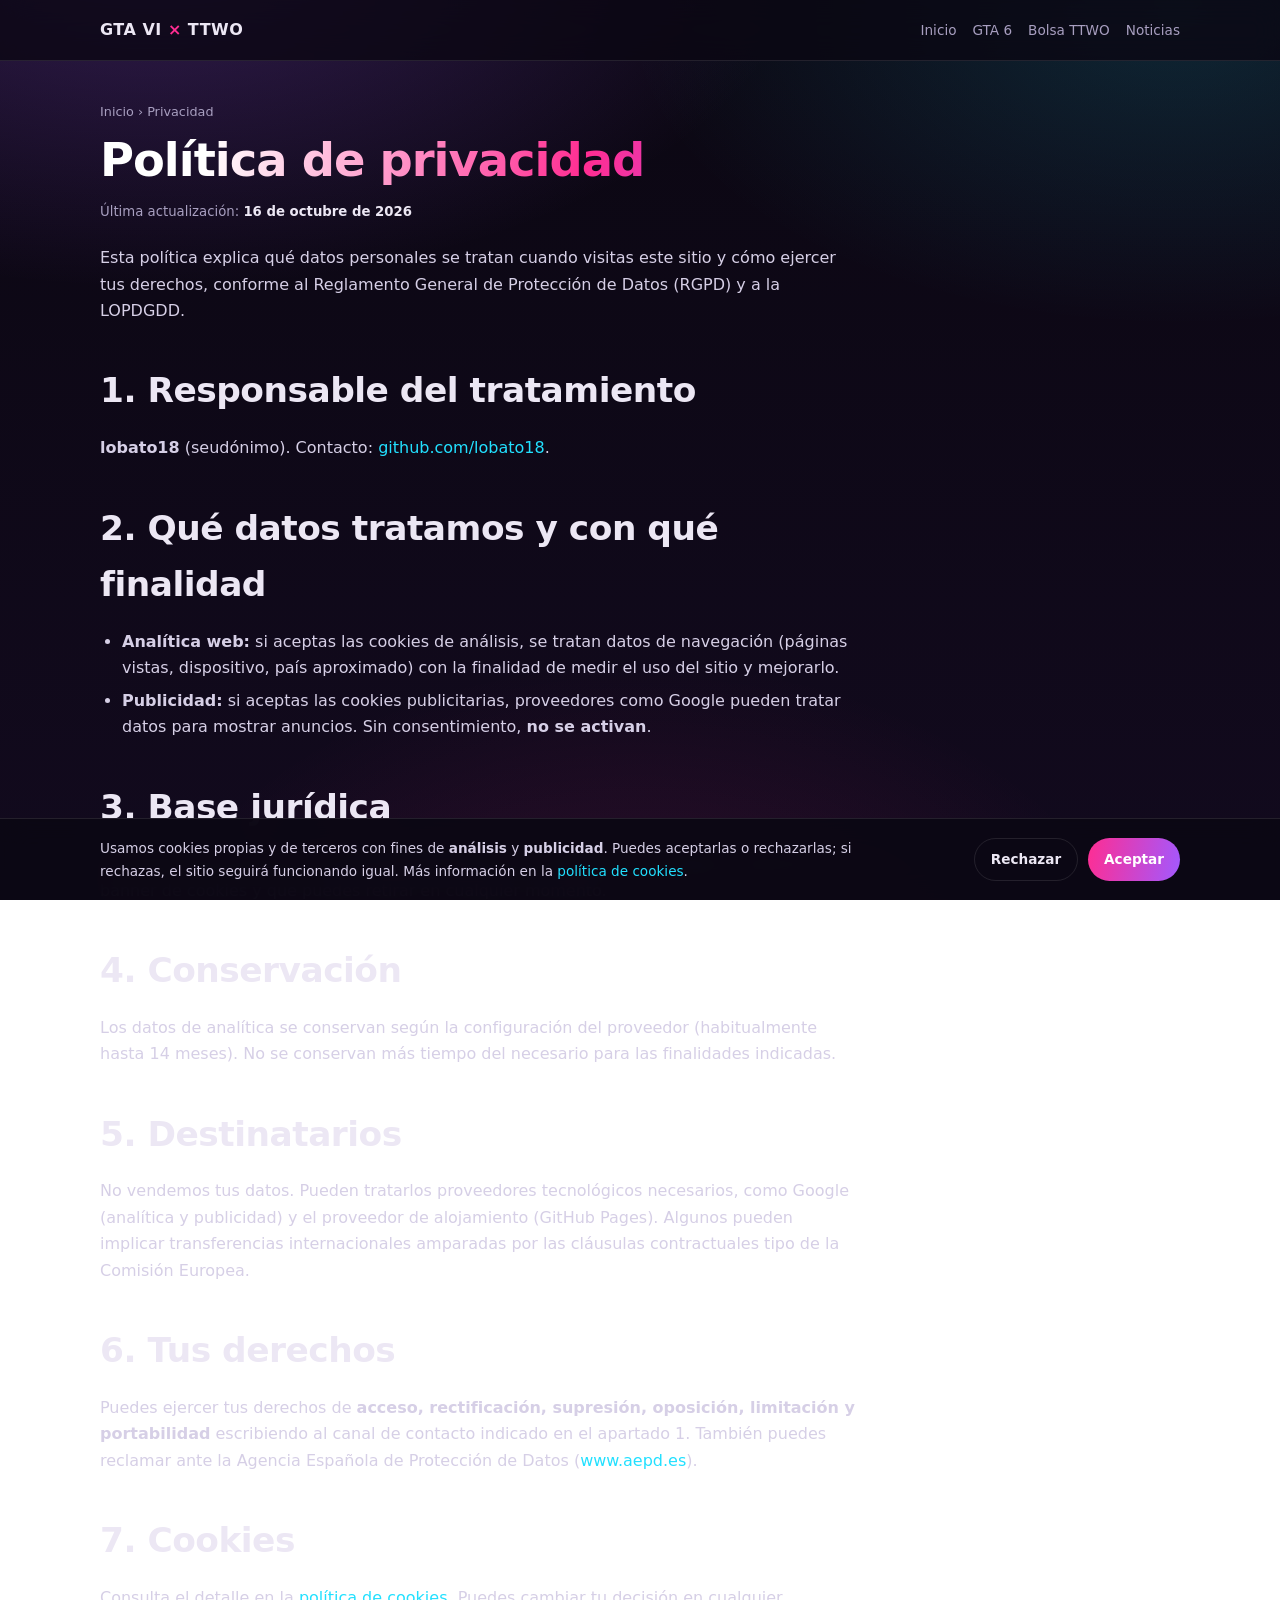
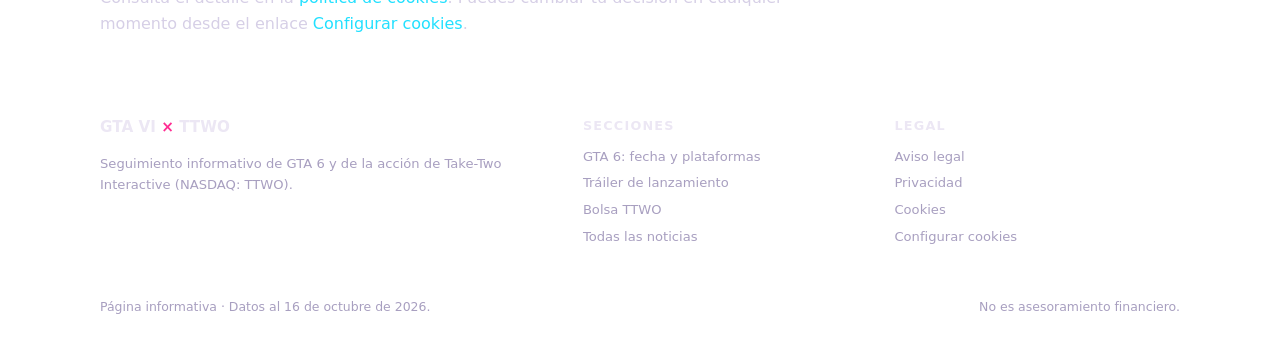
<file: legal/privacidad.html>
<!DOCTYPE html>
<html lang="es">
<head>
<meta charset="UTF-8">
<meta name="viewport" content="width=device-width, initial-scale=1.0">
<title>Política de privacidad — GTA 6 × TTWO</title>
<meta name="description" content="Política de privacidad del sitio informativo sobre GTA 6 y Take-Two (TTWO): qué datos se tratan, con qué finalidad y cómo ejercer tus derechos.">
<link rel="canonical" href="https://lobato18.github.io/gta6-take-two/legal/privacidad.html">
<meta name="robots" content="index,follow">
<meta name="theme-color" content="#0b0712">
<link rel="icon" type="image/svg+xml" href="../assets/favicon.svg">
<link rel="stylesheet" href="../assets/css/site.css">
<script>window.SITE_BASE="../";</script>
<script defer src="../assets/js/config.js"></script>
<script defer src="../assets/js/consent.js"></script>
<script defer src="../assets/js/analytics.js"></script>
<script defer src="../assets/js/ads.js"></script>
</head>
<body>
<a class="skip-link" href="#main">Saltar al contenido</a>

<nav>
  <div class="wrap">
    <a class="brand" href="../index.html" style="color:inherit">GTA&nbsp;VI <span>×</span> TTWO</a>
    <div class="links">
      <a href="../index.html">Inicio</a>
      <a href="../gta-6/fecha-de-lanzamiento.html">GTA 6</a>
      <a href="../bolsa/ttwo-volatilidad.html">Bolsa TTWO</a>
      <a href="../noticias/index.html">Noticias</a>
    </div>
  </div>
</nav>

<main id="main">
<header class="article-hero">
  <div class="wrap">
    <p class="breadcrumb"><a href="../index.html">Inicio</a> › Privacidad</p>
    <h1>Política de privacidad</h1>
    <div class="article-meta"><span>Última actualización: <b>16 de octubre de 2026</b></span></div>
  </div>
</header>

<div class="wrap">
  <article class="article-body">
    <p>Esta política explica qué datos personales se tratan cuando visitas este sitio y cómo ejercer tus derechos, conforme al Reglamento General de Protección de Datos (RGPD) y a la LOPDGDD.</p>

    <h2>1. Responsable del tratamiento</h2>
    <p><b>lobato18</b> (seudónimo). Contacto: <a href="https://github.com/lobato18" target="_blank" rel="noopener nofollow">github.com/lobato18</a>.</p>

    <h2>2. Qué datos tratamos y con qué finalidad</h2>
    <ul>
      <li><b>Analítica web:</b> si aceptas las cookies de análisis, se tratan datos de navegación (páginas vistas, dispositivo, país aproximado) con la finalidad de medir el uso del sitio y mejorarlo.</li>
      <li><b>Publicidad:</b> si aceptas las cookies publicitarias, proveedores como Google pueden tratar datos para mostrar anuncios. Sin consentimiento, <b>no se activan</b>.</li>
    </ul>

    <h2>3. Base jurídica</h2>
    <p>El tratamiento se basa en tu <b>consentimiento</b> (art. 6.1.a RGPD), que otorgas a través del banner de cookies y que puedes retirar en cualquier momento.</p>

    <h2>4. Conservación</h2>
    <p>Los datos de analítica se conservan según la configuración del proveedor (habitualmente hasta 14 meses). No se conservan más tiempo del necesario para las finalidades indicadas.</p>

    <h2>5. Destinatarios</h2>
    <p>No vendemos tus datos. Pueden tratarlos proveedores tecnológicos necesarios, como Google (analítica y publicidad) y el proveedor de alojamiento (GitHub Pages). Algunos pueden implicar transferencias internacionales amparadas por las cláusulas contractuales tipo de la Comisión Europea.</p>

    <h2>6. Tus derechos</h2>
    <p>Puedes ejercer tus derechos de <b>acceso, rectificación, supresión, oposición, limitación y portabilidad</b> escribiendo al canal de contacto indicado en el apartado 1. También puedes reclamar ante la Agencia Española de Protección de Datos (<a href="https://www.aepd.es" target="_blank" rel="noopener nofollow">www.aepd.es</a>).</p>

    <h2>7. Cookies</h2>
    <p>Consulta el detalle en la <a href="cookies.html">política de cookies</a>. Puedes cambiar tu decisión en cualquier momento desde el enlace <a href="#" data-cookie-settings>Configurar cookies</a>.</p>
  </article>
</div>
</main>

<footer>
  <div class="wrap">
    <div class="cols">
      <div>
        <div class="brandline">GTA&nbsp;VI <span>×</span> TTWO</div>
        <p>Seguimiento informativo de GTA 6 y de la acción de Take-Two Interactive (NASDAQ: TTWO).</p>
      </div>
      <div>
        <h4>Secciones</h4>
        <ul>
          <li><a href="../gta-6/fecha-de-lanzamiento.html">GTA 6: fecha y plataformas</a></li>
          <li><a href="../gta-6/trailer-de-lanzamiento.html">Tráiler de lanzamiento</a></li>
          <li><a href="../bolsa/ttwo-volatilidad.html">Bolsa TTWO</a></li>
          <li><a href="../noticias/index.html">Todas las noticias</a></li>
        </ul>
      </div>
      <div>
        <h4>Legal</h4>
        <ul>
          <li><a href="aviso-legal.html">Aviso legal</a></li>
          <li><a href="privacidad.html">Privacidad</a></li>
          <li><a href="cookies.html">Cookies</a></li>
          <li><a href="#" data-cookie-settings>Configurar cookies</a></li>
        </ul>
      </div>
    </div>
    <div class="bottom">
      <span>Página informativa · Datos al 16 de octubre de 2026.</span>
      <span>No es asesoramiento financiero.</span>
    </div>
  </div>
</footer>
</body>
</html>
</file>
<file: assets/css/site.css>
/* =====================================================================
   GTA 6 × Take-Two (TTWO) — hoja de estilos compartida
   ===================================================================== */
:root{
  --bg:#0b0712;
  --bg2:#120a1e;
  --panel:rgba(255,255,255,.045);
  --panel-brd:rgba(255,255,255,.10);
  --txt:#ece7f4;
  --muted:#a89fc0;
  --pink:#ff2d92;
  --purple:#a259ff;
  --cyan:#22e0ff;
  --green:#38e07b;
  --red:#ff5c6c;
  --yellow:#ffd34d;
  --radius:16px;
  --shadow:0 18px 50px rgba(0,0,0,.45);
}
*{box-sizing:border-box}
html{scroll-behavior:smooth}
body{
  margin:0;
  font-family:"Segoe UI",Roboto,system-ui,-apple-system,"Helvetica Neue",Arial,sans-serif;
  background:
    radial-gradient(1100px 600px at 12% -8%, rgba(162,89,255,.28), transparent 60%),
    radial-gradient(1000px 560px at 92% 2%, rgba(34,224,255,.14), transparent 55%),
    radial-gradient(900px 700px at 50% 120%, rgba(255,45,146,.16), transparent 60%),
    linear-gradient(180deg,var(--bg) 0%, var(--bg2) 100%);
  background-attachment:fixed;
  color:var(--txt);
  line-height:1.65;
  -webkit-font-smoothing:antialiased;
}
a{color:var(--cyan);text-decoration:none}
a:hover{text-decoration:underline}
img{max-width:100%;height:auto}
.wrap{max-width:1120px;margin:0 auto;padding:0 20px}
.skip-link{position:absolute;left:-9999px;top:0;background:var(--pink);color:#fff;padding:10px 16px;border-radius:0 0 10px 0;z-index:200}
.skip-link:focus{left:0}

/* NAV */
nav{
  position:sticky;top:0;z-index:50;
  backdrop-filter:blur(14px);
  background:rgba(11,7,18,.78);
  border-bottom:1px solid var(--panel-brd);
}
nav .wrap{display:flex;align-items:center;gap:18px;height:60px;flex-wrap:wrap}
nav .brand{font-weight:800;letter-spacing:.5px;font-size:1rem}
nav .brand span{color:var(--pink)}
nav .links{display:flex;gap:16px;flex-wrap:wrap;margin-left:auto;font-size:.85rem}
nav .links a{color:var(--muted)}
nav .links a:hover{color:var(--txt);text-decoration:none}
nav .links a[aria-current="page"]{color:var(--txt)}
@media(max-width:640px){nav .wrap{height:auto;padding-top:10px;padding-bottom:10px}nav .links{gap:12px;font-size:.8rem}}

/* HERO */
header.hero{padding:64px 0 40px;position:relative;overflow:hidden}
.kicker{
  display:inline-flex;align-items:center;gap:9px;
  font-size:.72rem;font-weight:700;letter-spacing:1.6px;text-transform:uppercase;
  color:var(--cyan);
  border:1px solid rgba(34,224,255,.35);
  background:rgba(34,224,255,.08);
  padding:6px 14px;border-radius:999px;
}
.dot{width:7px;height:7px;border-radius:50%;background:var(--green);box-shadow:0 0 10px var(--green);animation:pulse 1.8s infinite}
@keyframes pulse{0%,100%{opacity:1}50%{opacity:.35}}
h1{
  font-size:clamp(2.1rem,5.4vw,3.6rem);
  line-height:1.06;margin:20px 0 14px;font-weight:900;letter-spacing:-1px;
  background:linear-gradient(100deg,#fff 10%,var(--pink) 45%,var(--purple) 75%,var(--cyan));
  -webkit-background-clip:text;background-clip:text;color:transparent;
}
.lede{font-size:1.12rem;color:#d6cfe6;max-width:760px}
.meta-row{display:flex;gap:26px;flex-wrap:wrap;margin-top:22px;color:var(--muted);font-size:.85rem}
.meta-row b{color:var(--txt)}

/* Countdown */
.countdown{display:grid;grid-template-columns:repeat(4,1fr);gap:12px;margin:34px 0 6px;max-width:640px}
.cd-box{background:var(--panel);border:1px solid var(--panel-brd);border-radius:var(--radius);padding:16px 10px;text-align:center;box-shadow:var(--shadow)}
.cd-num{font-size:1.9rem;font-weight:900;color:#fff;line-height:1}
.cd-lbl{font-size:.68rem;text-transform:uppercase;letter-spacing:1.2px;color:var(--muted);margin-top:6px}
.cd-caption{font-size:.82rem;color:var(--muted);margin-top:6px}

/* SECTIONS */
section{padding:44px 0}
.sec-head{margin-bottom:26px}
.sec-tag{font-size:.72rem;font-weight:700;letter-spacing:1.8px;text-transform:uppercase;color:var(--pink)}
h2{font-size:clamp(1.5rem,3.4vw,2.15rem);margin:8px 0 10px;font-weight:850;letter-spacing:-.5px}
h3{font-size:1.05rem}
.sec-head p{color:var(--muted);max-width:780px;margin:0}

.grid{display:grid;gap:18px}
.g2{grid-template-columns:repeat(2,1fr)}
.g3{grid-template-columns:repeat(3,1fr)}
.g4{grid-template-columns:repeat(4,1fr)}
@media(max-width:900px){.g3,.g4{grid-template-columns:repeat(2,1fr)}}
@media(max-width:620px){.g2,.g3,.g4{grid-template-columns:1fr}.countdown{grid-template-columns:repeat(2,1fr)}}

.card{background:var(--panel);border:1px solid var(--panel-brd);border-radius:var(--radius);padding:22px;box-shadow:var(--shadow);position:relative;overflow:hidden}
.card::before{content:"";position:absolute;inset:0 0 auto 0;height:3px;background:linear-gradient(90deg,var(--pink),var(--purple),var(--cyan));opacity:.75}
.card h3{margin:4px 0 8px;font-size:1.05rem}
.card p{margin:0;color:var(--muted);font-size:.92rem}
.card .big{font-size:1.9rem;font-weight:900;color:#fff;line-height:1.1}
.card a.pill,.card h3 a{color:inherit}
.pill{display:inline-block;font-size:.68rem;font-weight:700;letter-spacing:.8px;text-transform:uppercase;padding:3px 10px;border-radius:999px;margin-bottom:10px}
.pill.ok{background:rgba(56,224,123,.14);color:var(--green);border:1px solid rgba(56,224,123,.3)}
.pill.rumor{background:rgba(255,211,77,.14);color:var(--yellow);border:1px solid rgba(255,211,77,.3)}
.pill.bad{background:rgba(255,92,108,.14);color:var(--red);border:1px solid rgba(255,92,108,.3)}
.pill.info{background:rgba(34,224,255,.12);color:var(--cyan);border:1px solid rgba(34,224,255,.3)}

/* TIMELINE */
.timeline{position:relative;margin-left:6px;padding-left:28px;border-left:2px solid rgba(162,89,255,.4)}
.tl-item{position:relative;padding:0 0 26px}
.tl-item:last-child{padding-bottom:0}
.tl-item::before{content:"";position:absolute;left:-37px;top:5px;width:14px;height:14px;border-radius:50%;background:var(--bg);border:3px solid var(--pink);box-shadow:0 0 12px rgba(255,45,146,.8)}
.tl-date{font-size:.76rem;font-weight:700;letter-spacing:.6px;color:var(--cyan);text-transform:uppercase}
.tl-item h4{margin:3px 0 6px;font-size:1.02rem}
.tl-item p{margin:0;color:var(--muted);font-size:.9rem}

/* CHART */
.chart-card{background:var(--panel);border:1px solid var(--panel-brd);border-radius:var(--radius);padding:22px;box-shadow:var(--shadow)}
.chart-top{display:flex;justify-content:space-between;align-items:flex-start;gap:16px;flex-wrap:wrap;margin-bottom:6px}
.price-now{font-size:2.5rem;font-weight:900;line-height:1}
.price-chg{font-size:1rem;font-weight:700}
.up{color:var(--green)} .down{color:var(--red)}
#chartWrap{position:relative;margin-top:6px}
#chartWrap svg{width:100%;height:auto;display:block;overflow:visible}
.ctip{position:absolute;pointer-events:none;opacity:0;transition:opacity .12s;background:rgba(15,9,26,.96);border:1px solid rgba(162,89,255,.5);border-radius:10px;padding:8px 12px;font-size:.8rem;white-space:nowrap;transform:translate(-50%,-125%);box-shadow:0 10px 30px rgba(0,0,0,.6);z-index:5}
.ctip b{color:#fff}
.legend{display:flex;gap:18px;flex-wrap:wrap;margin-top:12px;font-size:.78rem;color:var(--muted)}
.legend i{display:inline-block;width:11px;height:11px;border-radius:3px;margin-right:6px;vertical-align:-1px}
.events{margin-top:20px}
.event{display:grid;grid-template-columns:96px 1fr;gap:14px;padding:12px 0;border-top:1px solid var(--panel-brd);align-items:start}
.event:first-child{border-top:none}
.event .d{font-size:.78rem;font-weight:700;color:var(--muted);padding-top:2px}
.event .t strong{color:#fff}
.event .t{font-size:.9rem;color:var(--muted)}
.tag{display:inline-block;font-size:.64rem;font-weight:800;letter-spacing:.6px;text-transform:uppercase;padding:2px 8px;border-radius:999px;margin-right:8px;vertical-align:1px}
.tag.pos{background:rgba(56,224,123,.16);color:var(--green)}
.tag.neg{background:rgba(255,92,108,.16);color:var(--red)}
.tag.neu{background:rgba(255,255,255,.1);color:var(--muted)}

/* TABLE */
.tbl-wrap{overflow-x:auto;border:1px solid var(--panel-brd);border-radius:var(--radius);background:var(--panel)}
table{width:100%;border-collapse:collapse;font-size:.9rem;min-width:520px}
th,td{padding:13px 16px;text-align:left;border-bottom:1px solid var(--panel-brd)}
th{font-size:.7rem;text-transform:uppercase;letter-spacing:1.1px;color:var(--muted);font-weight:700;background:rgba(255,255,255,.02)}
tr:last-child td{border-bottom:none}
td b{color:#fff}

/* REASON CARDS */
.reason{display:flex;gap:14px;align-items:flex-start}
.reason .ic{flex:0 0 42px;height:42px;border-radius:12px;display:grid;place-items:center;font-size:1.2rem}
.ic.red{background:rgba(255,92,108,.14);border:1px solid rgba(255,92,108,.3)}
.ic.green{background:rgba(56,224,123,.14);border:1px solid rgba(56,224,123,.3)}
.reason h3{margin:0 0 4px;font-size:1rem}
.reason p{margin:0;color:var(--muted);font-size:.88rem}

/* SOURCES */
.src-grid{display:grid;grid-template-columns:repeat(2,1fr);gap:10px}
@media(max-width:700px){.src-grid{grid-template-columns:1fr}}
.src{display:block;padding:13px 16px;border:1px solid var(--panel-brd);border-radius:12px;background:rgba(255,255,255,.03);font-size:.85rem;color:var(--muted)}
.src b{color:#fff;display:block;font-size:.86rem;margin-bottom:2px}
.src:hover{border-color:rgba(34,224,255,.5);text-decoration:none}

/* NOTE / CALLOUTS */
.note{background:rgba(255,211,77,.07);border:1px solid rgba(255,211,77,.28);border-radius:var(--radius);padding:16px 18px;font-size:.85rem;color:#e8dfc7;margin-top:22px}
.note b{color:var(--yellow)}

/* ============ ARTÍCULOS ============ */
.article-hero{padding:40px 0 6px}
.breadcrumb{font-size:.8rem;color:var(--muted);margin:0 0 4px}
.breadcrumb a{color:var(--muted)}
.breadcrumb a:hover{color:var(--txt)}
.article-hero h1{font-size:clamp(1.8rem,4.4vw,2.9rem);margin-top:14px}
.article-meta{display:flex;gap:16px;flex-wrap:wrap;color:var(--muted);font-size:.83rem;margin-top:16px}
.article-meta b{color:var(--txt)}
.article-body{max-width:760px}
.article-body p{color:#d6cfe6}
.article-body ul,.article-body ol{color:#d6cfe6;padding-left:22px}
.article-body li{margin:6px 0}
.article-body h2{margin-top:38px}
.article-body h3{margin-top:28px;font-size:1.18rem}
.article-body blockquote{margin:22px 0;padding:14px 18px;border-left:3px solid var(--pink);background:var(--panel);border-radius:0 12px 12px 0;color:#d6cfe6}
.article-body blockquote p{margin:0}
.article-body figure{margin:24px 0}
.article-body figcaption{font-size:.8rem;color:var(--muted);margin-top:8px}
.article-body code{background:rgba(255,255,255,.07);padding:2px 6px;border-radius:6px;font-size:.88em}

.toc{background:var(--panel);border:1px solid var(--panel-brd);border-radius:var(--radius);padding:16px 20px;margin:26px 0;max-width:760px}
.toc h2{font-size:1rem;margin:0 0 8px}
.toc ol{margin:0;padding-left:20px;color:var(--muted);font-size:.9rem}

/* POST CARDS (listado) */
.posts{display:grid;gap:18px;grid-template-columns:repeat(2,1fr)}
@media(max-width:700px){.posts{grid-template-columns:1fr}}
.post{display:block;background:var(--panel);border:1px solid var(--panel-brd);border-radius:var(--radius);padding:22px;box-shadow:var(--shadow);color:var(--txt);transition:transform .15s,border-color .15s}
.post:hover{text-decoration:none;border-color:rgba(34,224,255,.5);transform:translateY(-2px)}
.post h3{color:#fff;margin:6px 0 8px;font-size:1.1rem}
.post p{color:var(--muted);font-size:.9rem;margin:0}
.post .pdate{font-size:.72rem;text-transform:uppercase;letter-spacing:1px;color:var(--cyan);font-weight:700}

.related{margin-top:40px}
.related h2{font-size:1.3rem}

/* ADS */
.ad{display:block;margin:26px 0;text-align:center}
.ad-inner{display:flex;align-items:center;justify-content:center;min-height:90px;border:1px dashed var(--panel-brd);border-radius:var(--radius);background:rgba(255,255,255,.02);color:var(--muted);font-size:.72rem;letter-spacing:1.4px;text-transform:uppercase}
.ad[data-loaded="1"] .ad-inner{display:none}

/* BOTONES */
.btn{display:inline-block;cursor:pointer;border:1px solid var(--panel-brd);background:transparent;color:var(--txt);font:inherit;font-size:.85rem;font-weight:700;padding:9px 16px;border-radius:999px}
.btn:hover{border-color:var(--cyan);text-decoration:none}
.btn.primary{background:linear-gradient(100deg,var(--pink),var(--purple));border:none;color:#fff}

/* COOKIE BANNER */
.cc{position:fixed;left:0;right:0;bottom:0;z-index:100;background:rgba(12,8,20,.97);border-top:1px solid var(--panel-brd);backdrop-filter:blur(14px);padding:18px 0}
.cc[hidden]{display:none}
.cc .wrap{display:flex;gap:18px;align-items:center;flex-wrap:wrap;justify-content:space-between}
.cc p{margin:0;font-size:.85rem;color:#d6cfe6;max-width:760px}
.cc .actions{display:flex;gap:10px;flex-wrap:wrap}

/* FOOTER */
footer{border-top:1px solid var(--panel-brd);margin-top:40px;padding:36px 0 44px;color:var(--muted);font-size:.82rem}
footer .cols{display:grid;grid-template-columns:1.6fr 1fr 1fr;gap:26px}
@media(max-width:700px){footer .cols{grid-template-columns:1fr}}
footer h4{color:var(--txt);font-size:.8rem;text-transform:uppercase;letter-spacing:1.2px;margin:0 0 10px}
footer ul{list-style:none;margin:0;padding:0}
footer li{margin:5px 0}
footer a{color:var(--muted)}
footer a:hover{color:var(--txt)}
footer .brandline{font-weight:800;color:var(--txt);font-size:.95rem;margin-bottom:8px}
footer .brandline span{color:var(--pink)}
footer .bottom{margin-top:26px;padding-top:18px;border-top:1px solid var(--panel-brd);display:flex;justify-content:space-between;gap:14px;flex-wrap:wrap;font-size:.78rem}
</file>
